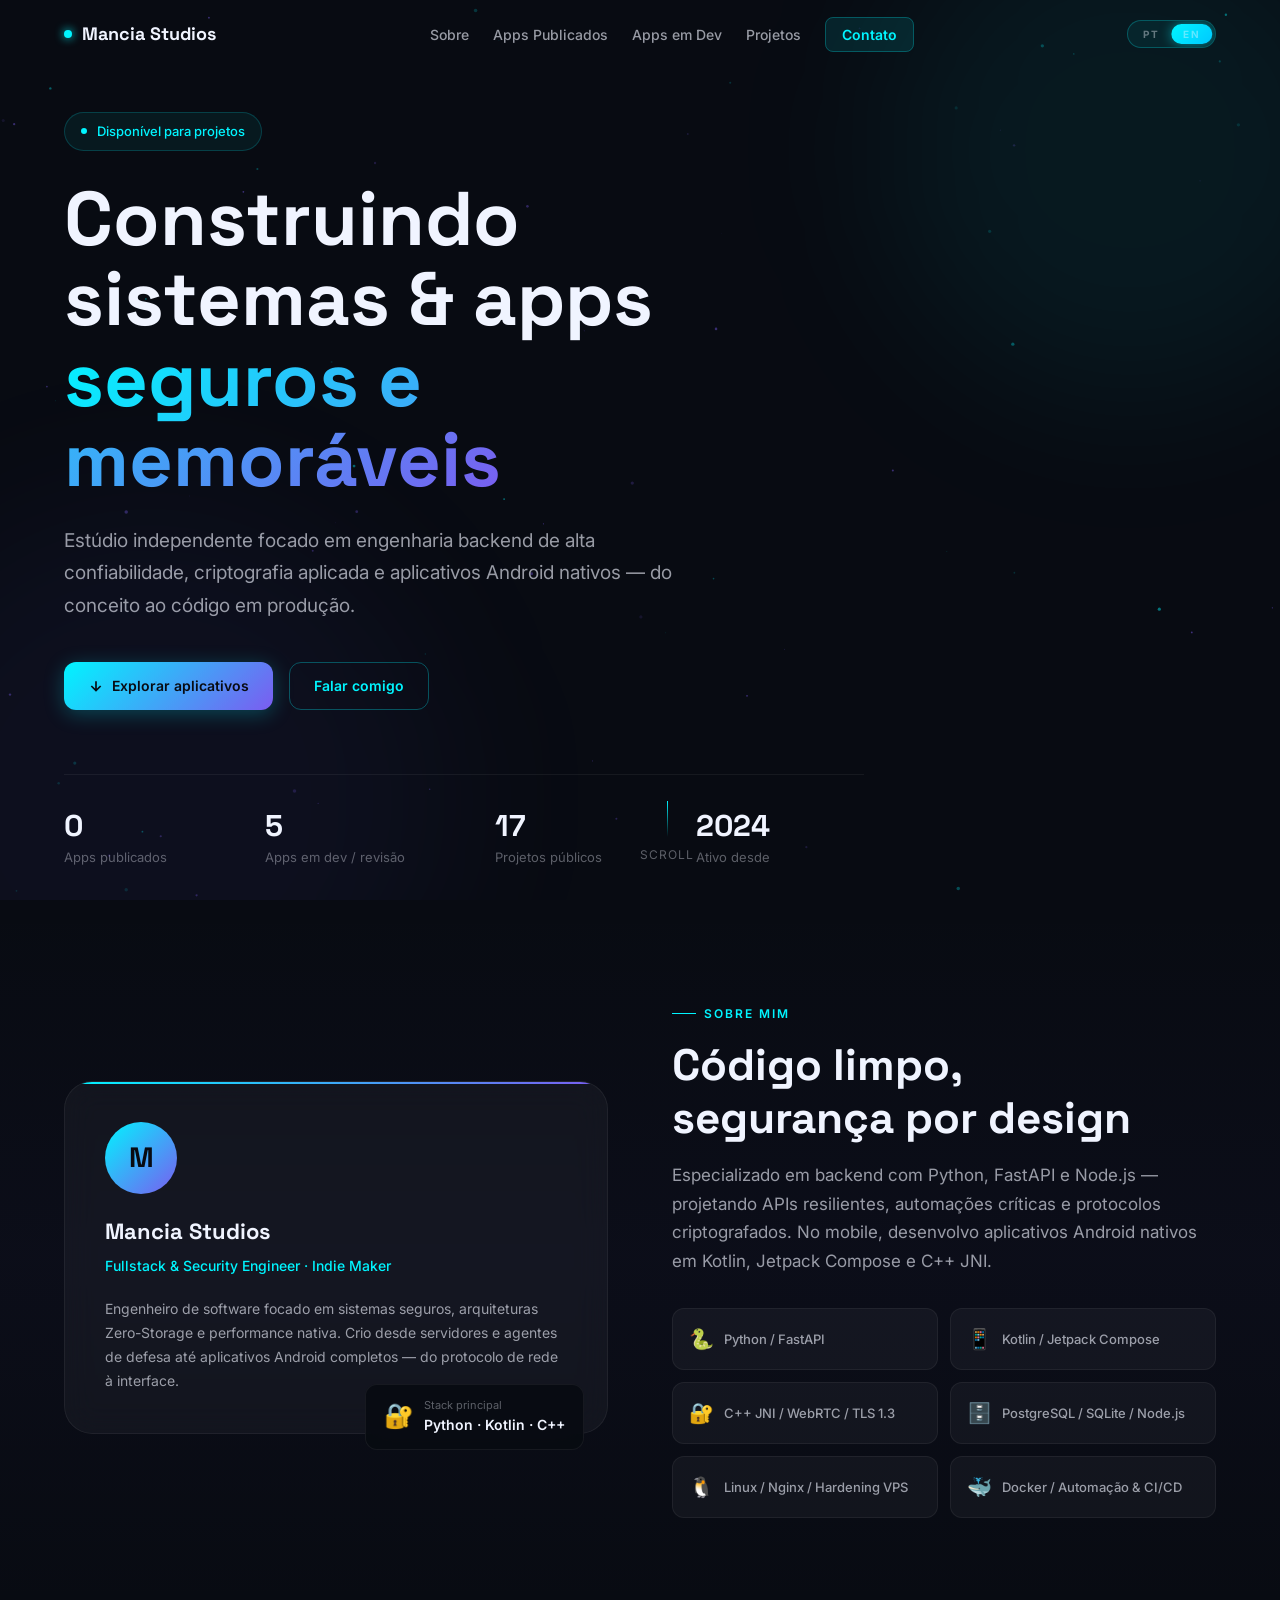
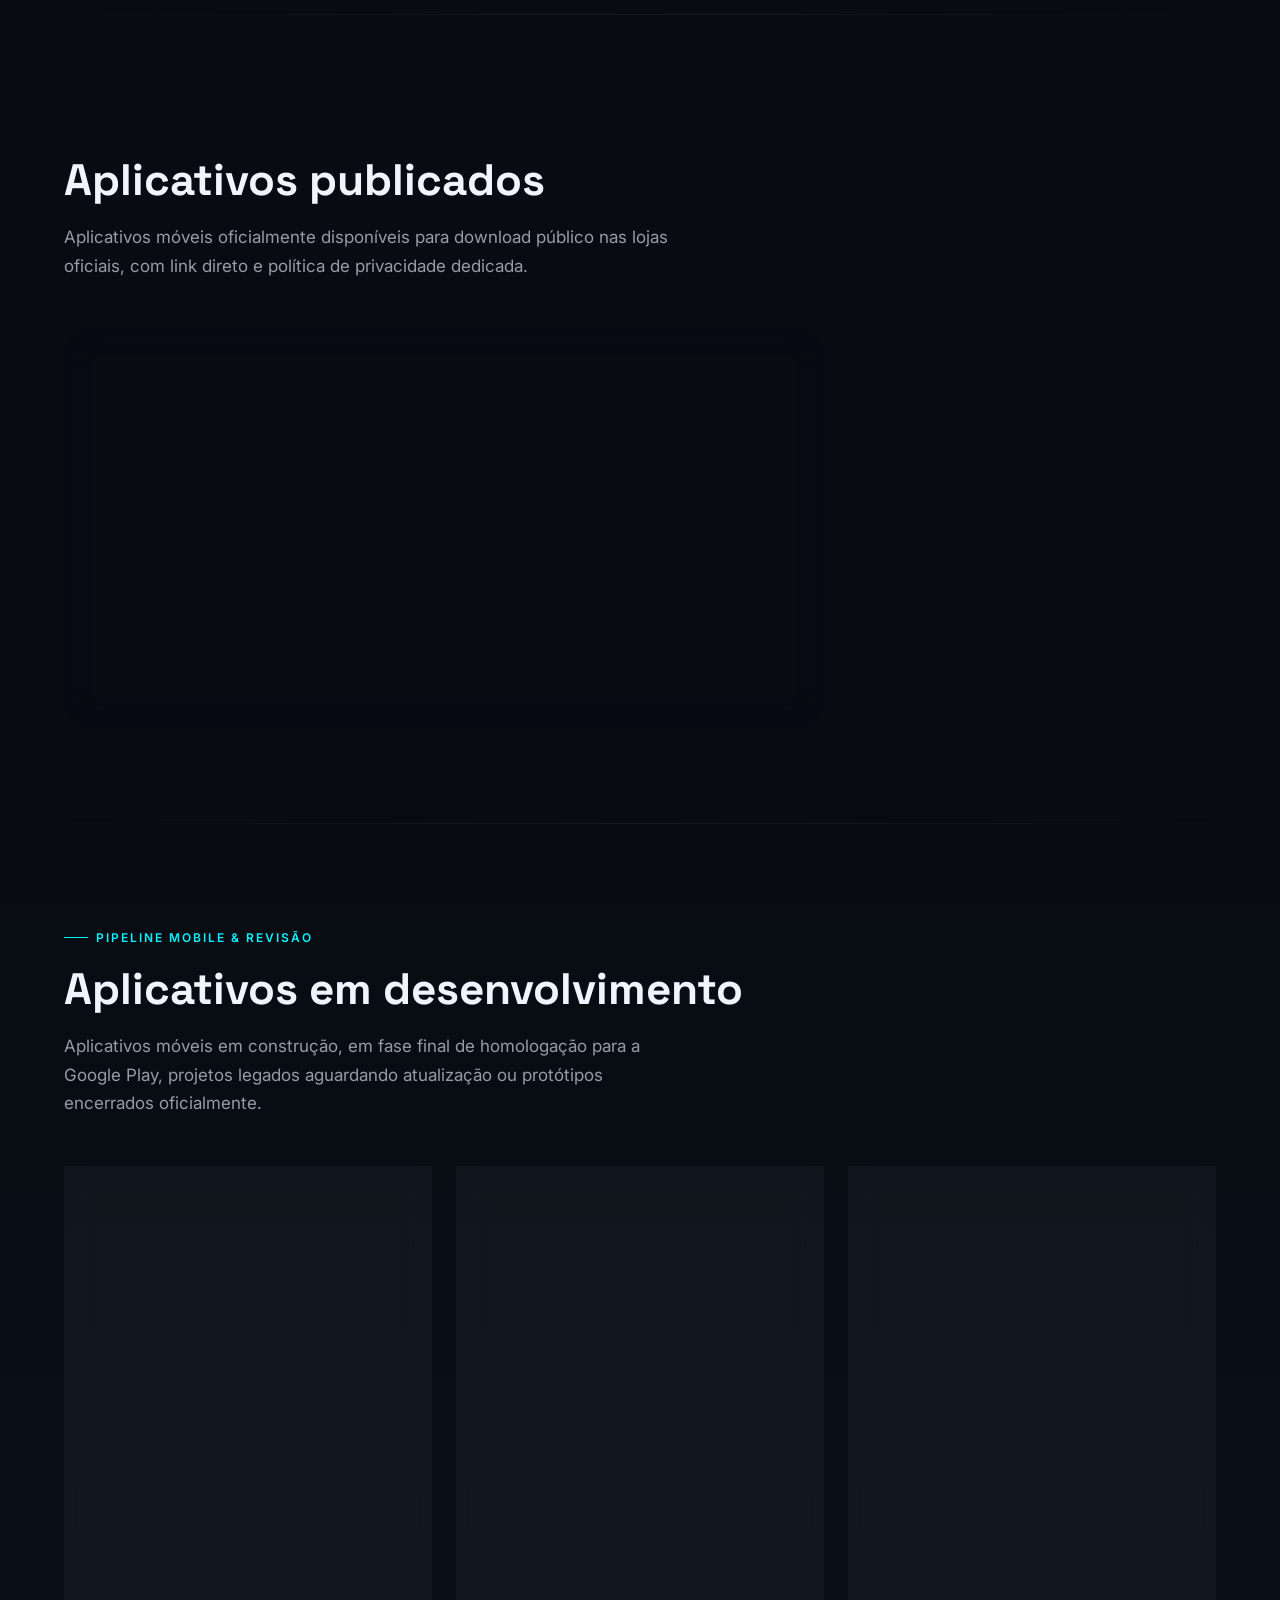
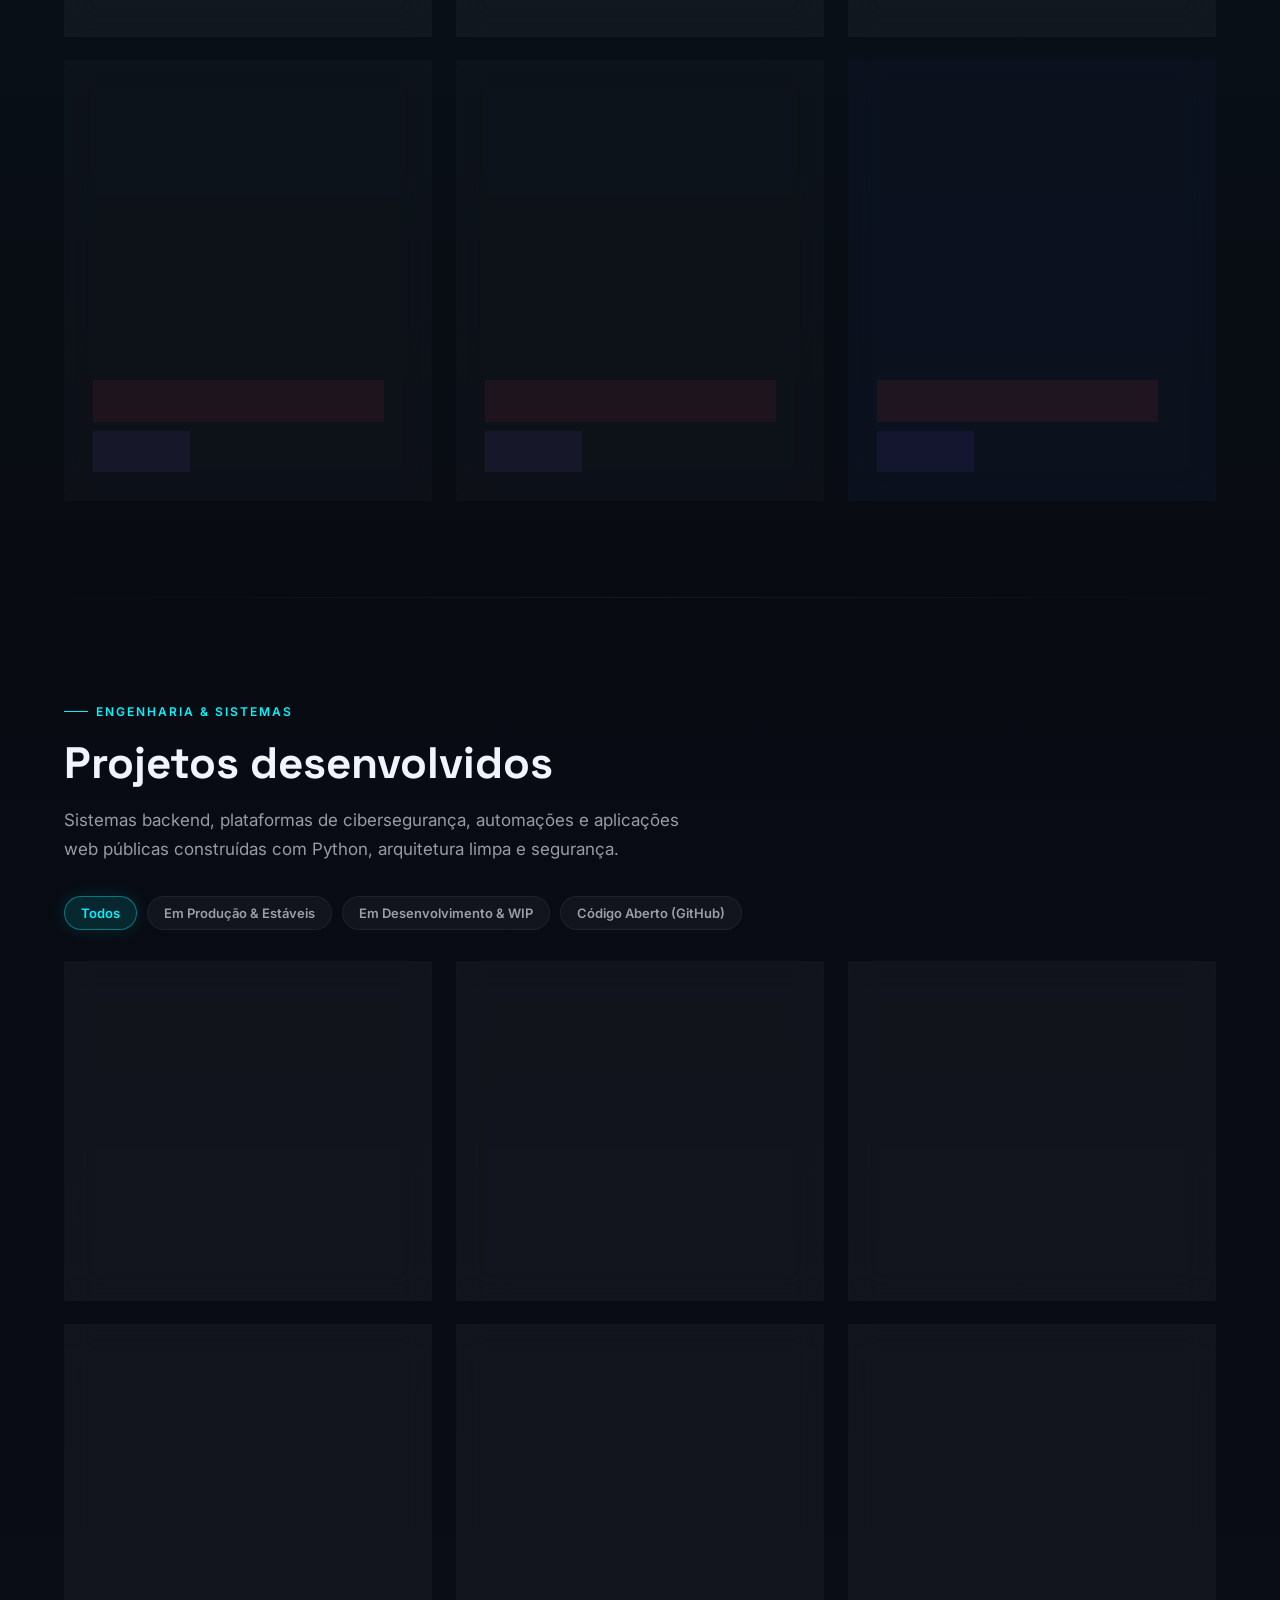
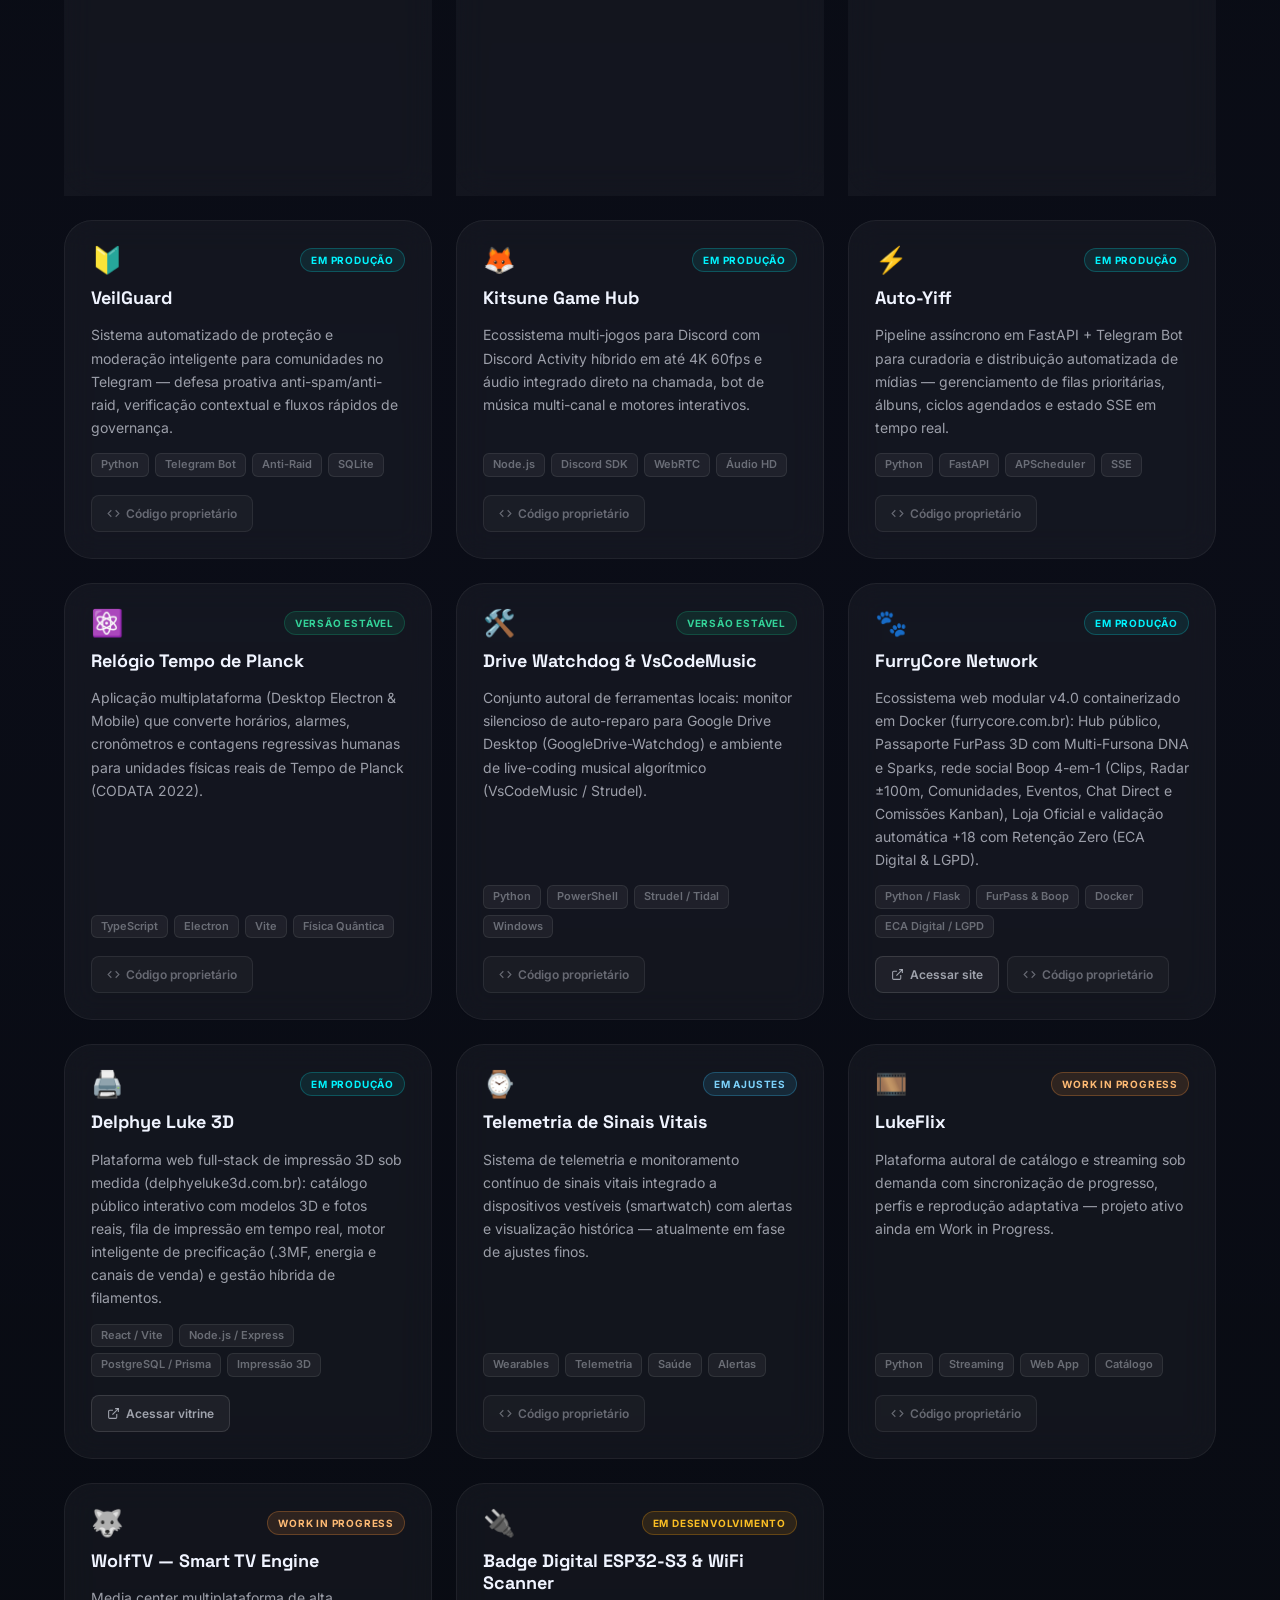
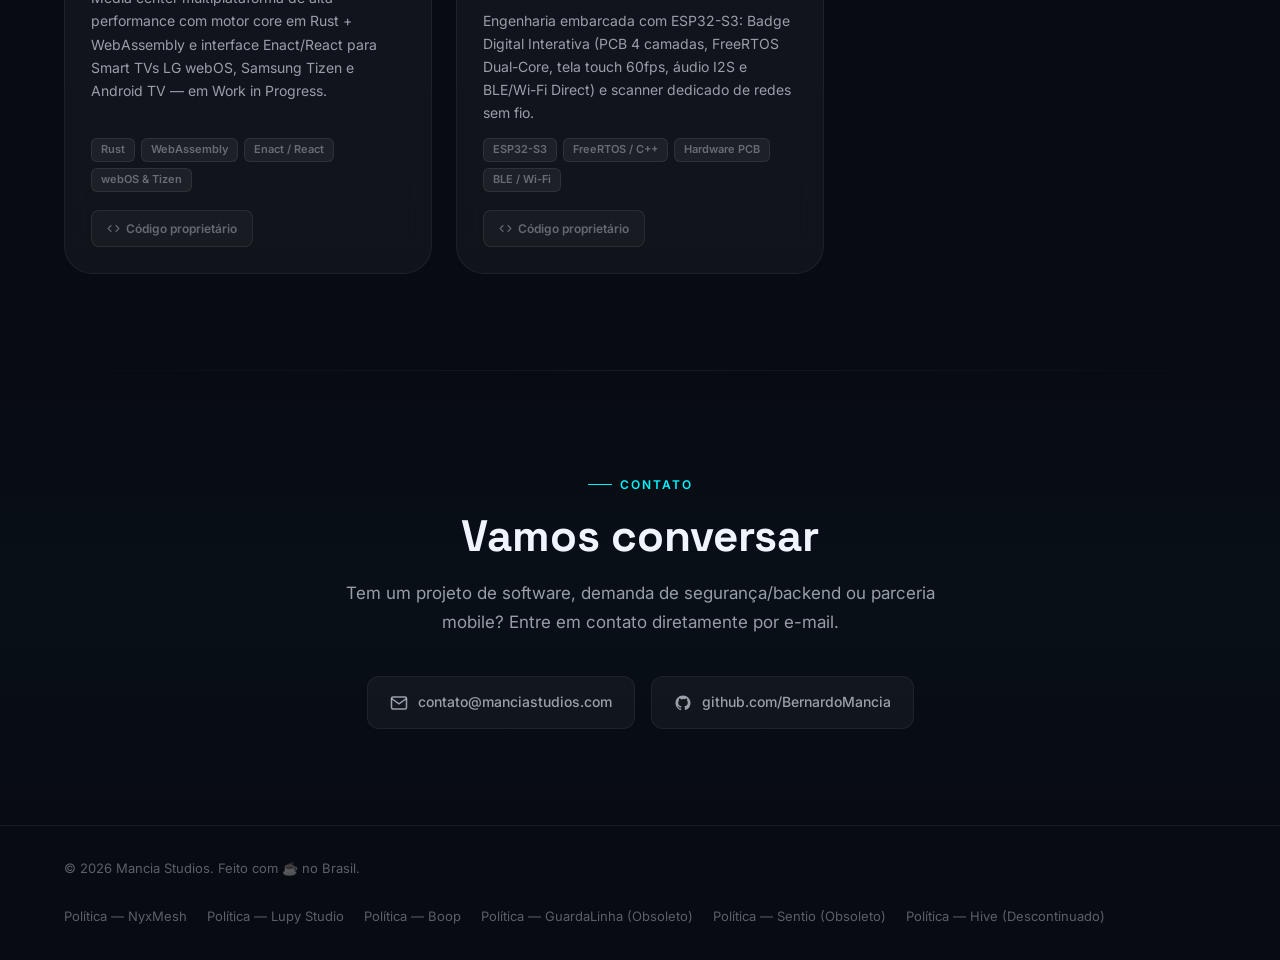
<file: index.html>
<!DOCTYPE html>
<html lang="pt-BR" data-i18n-page="home">
<head>
  <meta charset="UTF-8" />
  <meta name="viewport" content="width=device-width, initial-scale=1.0, viewport-fit=cover" />
  <title>Mancia Studios — Engenharia de Software, Cibersegurança &amp; Apps Android</title>
  <meta name="description" content="Mancia Studios — Estúdio independente de engenharia backend, cibersegurança e aplicativos Android nativos: Aplicativos Publicados, Em Desenvolvimento e Projetos Desenvolvidos." />
  <meta name="keywords" content="Mancia Studios, desenvolvimento android, kotlin, jetpack compose, python, fastapi, cibersegurança, NyxMesh, Lupy Studio, Boop, FurryCore Network, Córtex IA, OfferFlow, Aegis" />
  <meta name="author" content="Mancia Studios" />
  <meta name="theme-color" content="#080B12" />

  <meta property="og:title" content="Mancia Studios — Engenharia de Software, Cibersegurança &amp; Apps Android" />
  <meta property="og:description" content="Sistemas backend resilientes, criptografia aplicada e aplicativos Android nativos." />
  <meta property="og:type" content="website" />
  <meta property="og:url" content="https://manciastudios.com/" />
  <meta property="og:site_name" content="Mancia Studios" />
  <meta name="twitter:card" content="summary" />
  <meta name="twitter:title" content="Mancia Studios — Engenharia de Software &amp; Apps Android" />
  <meta name="twitter:description" content="Sistemas backend resilientes, criptografia aplicada e aplicativos Android nativos." />

  <link rel="canonical" href="https://manciastudios.com/" />
  <link rel="icon" type="image/svg+xml" href="data:image/svg+xml,<svg xmlns='http://www.w3.org/2000/svg' viewBox='0 0 100 100'><text y='.9em' font-size='90'>🚀</text></svg>" />
  <link rel="stylesheet" href="assets/css/global.css?v=3.2.0" />

  <script type="application/ld+json">
  {
    "@context": "https://schema.org",
    "@type": "Organization",
    "name": "Mancia Studios",
    "url": "https://manciastudios.com",
    "email": "contato@manciastudios.com",
    "sameAs": [
      "https://github.com/BernardoMancia"
    ]
  }
  </script>

  <style>
    .nav {
      position: fixed;
      top: 0;
      left: 0;
      right: 0;
      z-index: 1000;
      padding: 20px 0;
      transition: all 300ms ease;
    }

    .nav.scrolled,
    .nav.menu-open {
      background: rgba(8, 11, 18, 0.92);
      backdrop-filter: blur(20px);
      -webkit-backdrop-filter: blur(20px);
      border-bottom: 1px solid var(--border);
      padding: 14px 0;
    }

    .nav-inner {
      display: flex;
      align-items: center;
      justify-content: space-between;
      gap: 16px;
    }

    .nav-brand {
      font-family: var(--font-display);
      font-size: 18px;
      font-weight: 700;
      color: var(--text-primary);
      display: flex;
      align-items: center;
      gap: 10px;
      flex-shrink: 0;
    }

    .nav-brand .dot {
      width: 8px;
      height: 8px;
      border-radius: 50%;
      background: var(--accent-cyan);
      box-shadow: 0 0 10px var(--accent-cyan);
      animation: pulse-dot 2s ease-in-out infinite;
    }

    @keyframes pulse-dot {
      0%, 100% { opacity: 1; transform: scale(1); }
      50% { opacity: 0.5; transform: scale(0.8); }
    }

    .nav-links {
      display: flex;
      align-items: center;
      gap: 24px;
      list-style: none;
    }

    .nav-links a {
      font-size: 14px;
      font-weight: 500;
      color: var(--text-secondary);
      transition: color var(--transition-fast);
      white-space: nowrap;
    }

    .nav-links a:hover { color: var(--text-primary); }

    .nav-cta {
      background: rgba(0, 245, 255, 0.1);
      border: 1px solid rgba(0, 245, 255, 0.25);
      color: var(--accent-cyan) !important;
      padding: 8px 16px;
      border-radius: var(--radius-sm);
      font-weight: 600 !important;
    }

    .nav-cta:hover {
      background: rgba(0, 245, 255, 0.18) !important;
      color: var(--accent-cyan) !important;
    }

    .nav-controls {
      display: flex;
      align-items: center;
      gap: 10px;
    }

    .nav-toggle {
      display: none;
      width: 38px;
      height: 38px;
      border-radius: 10px;
      background: rgba(255, 255, 255, 0.05);
      border: 1px solid var(--border);
      color: var(--text-primary);
      align-items: center;
      justify-content: center;
      cursor: pointer;
      transition: all var(--transition-fast);
    }

    .nav-toggle:hover {
      border-color: rgba(0, 245, 255, 0.35);
      color: var(--accent-cyan);
    }

    .nav-toggle .icon-close { display: none; }
    .nav.menu-open .nav-toggle .icon-menu { display: none; }
    .nav.menu-open .nav-toggle .icon-close { display: block; }

    .mobile-menu {
      display: none;
      border-top: 1px solid var(--border);
      margin-top: 14px;
      padding-top: 14px;
    }

    .nav.menu-open .mobile-menu {
      display: block;
    }

    .mobile-menu ul {
      list-style: none;
      display: flex;
      flex-direction: column;
      gap: 6px;
    }

    .mobile-menu a {
      display: block;
      padding: 12px 14px;
      border-radius: var(--radius-sm);
      font-size: 15px;
      font-weight: 500;
      color: var(--text-secondary);
      transition: all var(--transition-fast);
    }

    .mobile-menu a:hover {
      background: rgba(0, 245, 255, 0.08);
      color: var(--accent-cyan);
    }

    #hero {
      min-height: 100vh;
      display: flex;
      align-items: center;
      position: relative;
      overflow: hidden;
      padding-top: 80px;
    }

    #particles-canvas {
      position: absolute;
      inset: 0;
      pointer-events: none;
    }

    .hero-orb {
      position: absolute;
      border-radius: 50%;
      filter: blur(80px);
      pointer-events: none;
    }

    .hero-orb-1 {
      width: 500px;
      height: 500px;
      background: rgba(0, 245, 255, 0.06);
      top: -100px;
      right: -100px;
    }

    .hero-orb-2 {
      width: 600px;
      height: 600px;
      background: rgba(123, 92, 240, 0.05);
      bottom: -200px;
      left: -150px;
    }

    .hero-content {
      position: relative;
      z-index: 2;
      max-width: 800px;
    }

    .hero-eyebrow {
      display: inline-flex;
      align-items: center;
      gap: 10px;
      padding: 8px 16px;
      border-radius: 100px;
      background: rgba(0, 245, 255, 0.06);
      border: 1px solid rgba(0, 245, 255, 0.18);
      font-size: 13px;
      font-weight: 500;
      color: var(--accent-cyan);
      margin-bottom: 28px;
      animation: fadeInDown 0.8s ease forwards;
    }

    .hero-eyebrow .blink {
      width: 6px;
      height: 6px;
      border-radius: 50%;
      background: var(--accent-cyan);
      animation: blink 1.2s ease-in-out infinite;
    }

    @keyframes blink {
      0%, 100% { opacity: 1; }
      50% { opacity: 0; }
    }

    @keyframes fadeInDown {
      from { opacity: 0; transform: translateY(-12px); }
      to { opacity: 1; transform: translateY(0); }
    }

    @keyframes fadeInUp {
      from { opacity: 0; transform: translateY(20px); }
      to { opacity: 1; transform: translateY(0); }
    }

    .hero-title {
      font-family: var(--font-display);
      font-size: clamp(38px, 6.8vw, 76px);
      font-weight: 700;
      line-height: 1.06;
      color: var(--text-primary);
      margin-bottom: 24px;
      animation: fadeInUp 0.8s 0.15s ease both;
    }

    .hero-title .gradient {
      background: linear-gradient(135deg, var(--accent-cyan) 0%, var(--accent-purple) 100%);
      -webkit-background-clip: text;
      -webkit-text-fill-color: transparent;
      background-clip: text;
    }

    .hero-subtitle {
      font-size: clamp(16px, 2vw, 19px);
      color: var(--text-secondary);
      line-height: 1.7;
      max-width: 620px;
      margin-bottom: 40px;
      animation: fadeInUp 0.8s 0.3s ease both;
    }

    .hero-actions {
      display: flex;
      gap: 16px;
      flex-wrap: wrap;
      animation: fadeInUp 0.8s 0.45s ease both;
    }

    .hero-stats {
      display: grid;
      grid-template-columns: repeat(4, minmax(110px, auto));
      gap: 32px;
      margin-top: 64px;
      padding-top: 36px;
      border-top: 1px solid var(--border);
      animation: fadeInUp 0.8s 0.6s ease both;
    }

    .stat-number {
      font-family: var(--font-display);
      font-size: 30px;
      font-weight: 700;
      color: var(--text-primary);
      line-height: 1;
    }

    .stat-number .accent {
      color: var(--accent-cyan);
    }

    .stat-label {
      font-size: 13px;
      color: var(--text-muted);
      margin-top: 6px;
    }

    .hero-scroll {
      position: absolute;
      bottom: 36px;
      left: 50%;
      transform: translateX(-50%);
      display: flex;
      flex-direction: column;
      align-items: center;
      gap: 8px;
      color: var(--text-muted);
      font-size: 12px;
      letter-spacing: 1px;
      text-transform: uppercase;
      animation: fadeInUp 1s 1s ease both;
    }

    .scroll-line {
      width: 1px;
      height: 36px;
      background: linear-gradient(to bottom, var(--accent-cyan), transparent);
      animation: scroll-bounce 1.5s ease-in-out infinite;
    }

    @keyframes scroll-bounce {
      0%, 100% { transform: scaleY(1); opacity: 1; }
      50% { transform: scaleY(0.6); opacity: 0.4; }
    }

    .reveal {
      opacity: 0;
      transform: translateY(24px);
      transition: opacity 0.7s ease, transform 0.7s ease;
    }

    .reveal.visible {
      opacity: 1;
      transform: translateY(0);
    }

    .reveal-delay-1 { transition-delay: 0.1s; }
    .reveal-delay-2 { transition-delay: 0.2s; }
    .reveal-delay-3 { transition-delay: 0.3s; }

    #about {
      background: linear-gradient(180deg, transparent, rgba(123, 92, 240, 0.03), transparent);
    }

    .about-grid {
      display: grid;
      grid-template-columns: 1fr 1fr;
      gap: 64px;
      align-items: center;
    }

    .about-visual { position: relative; }

    .about-card {
      background: var(--bg-surface);
      backdrop-filter: var(--blur-glass);
      border: 1px solid var(--border);
      border-radius: var(--radius-xl);
      padding: 40px;
      position: relative;
      overflow: hidden;
    }

    .about-card::before {
      content: '';
      position: absolute;
      top: 0;
      left: 0;
      right: 0;
      height: 2px;
      background: linear-gradient(90deg, var(--accent-cyan), var(--accent-purple));
    }

    .about-avatar {
      width: 72px;
      height: 72px;
      border-radius: 50%;
      background: linear-gradient(135deg, var(--accent-cyan), var(--accent-purple));
      display: flex;
      align-items: center;
      justify-content: center;
      font-family: var(--font-display);
      font-size: 28px;
      font-weight: 700;
      color: #080B12;
      margin-bottom: 20px;
    }

    .about-card-name {
      font-family: var(--font-display);
      font-size: 22px;
      font-weight: 700;
      color: var(--text-primary);
      margin-bottom: 6px;
    }

    .about-card-role {
      font-size: 14px;
      color: var(--accent-cyan);
      font-weight: 500;
      margin-bottom: 20px;
    }

    .about-card-bio {
      font-size: 14px;
      color: var(--text-secondary);
      line-height: 1.7;
    }

    .about-float-badge {
      position: absolute;
      bottom: -16px;
      right: 24px;
      background: rgba(8,11,18,0.92);
      backdrop-filter: blur(16px);
      border: 1px solid var(--border);
      border-radius: var(--radius-md);
      padding: 12px 18px;
      display: flex;
      align-items: center;
      gap: 10px;
    }

    .about-float-badge .icon { font-size: 24px; }
    .about-float-badge .text-sm { font-size: 11px; color: var(--text-muted); }
    .about-float-badge .text-main { font-size: 14px; font-weight: 600; color: var(--text-primary); }

    .tech-grid {
      display: grid;
      grid-template-columns: repeat(2, 1fr);
      gap: 12px;
      margin-top: 32px;
    }

    .tech-item {
      background: var(--bg-surface);
      border: 1px solid var(--border);
      border-radius: var(--radius-md);
      padding: 14px 16px;
      display: flex;
      align-items: center;
      gap: 10px;
      transition: all var(--transition-smooth);
    }

    .tech-item:hover {
      border-color: rgba(0, 245, 255, 0.2);
      background: var(--bg-surface-hover);
      transform: translateY(-2px);
    }

    .tech-icon { font-size: 20px; }
    .tech-name { font-size: 13px; font-weight: 500; color: var(--text-secondary); }

    /* ── Apps Sections (#apps-published & #apps-dev) ── */
    #apps-dev {
      background: linear-gradient(180deg, transparent, rgba(0, 245, 255, 0.02), transparent);
    }

    .apps-header {
      display: flex;
      align-items: flex-end;
      justify-content: space-between;
      margin-bottom: 48px;
      gap: 24px;
    }

    .apps-grid {
      display: grid;
      grid-template-columns: repeat(auto-fill, minmax(min(100%, 320px), 1fr));
      gap: 24px;
    }

    .app-card {
      background: var(--bg-surface);
      backdrop-filter: var(--blur-glass);
      border: 1px solid var(--border);
      border-radius: var(--radius-xl);
      padding: 28px;
      transition: all var(--transition-smooth);
      position: relative;
      overflow: hidden;
      display: flex;
      flex-direction: column;
    }

    .app-card::after {
      content: '';
      position: absolute;
      inset: 0;
      border-radius: var(--radius-xl);
      opacity: 0;
      transition: opacity var(--transition-smooth);
      box-shadow: inset 0 0 0 1px rgba(0, 245, 255, 0.25);
      pointer-events: none;
    }

    .app-card:hover::after { opacity: 1; }

    .app-card:hover {
      background: var(--bg-surface-hover);
      transform: translateY(-4px);
      box-shadow: 0 16px 48px rgba(0, 0, 0, 0.4), 0 0 32px rgba(0, 245, 255, 0.06);
    }

    .app-card.is-awaiting { border-color: rgba(251, 191, 36, 0.22); }
    .app-card.is-awaiting::after { box-shadow: inset 0 0 0 1px rgba(251, 191, 36, 0.35); }

    .app-card.is-obsolete {
      border-color: rgba(244, 63, 94, 0.22);
      background: rgba(255, 255, 255, 0.025);
    }

    .app-card.is-obsolete::after { box-shadow: inset 0 0 0 1px rgba(244, 63, 94, 0.35); }
    .app-card.is-obsolete .app-icon { filter: saturate(0.55); opacity: 0.85; }

    .app-card.is-discontinued {
      border-color: rgba(239, 68, 68, 0.28);
      background: rgba(15, 23, 42, 0.48);
    }

    .app-card.is-discontinued::after { box-shadow: inset 0 0 0 1px rgba(239, 68, 68, 0.42); }
    .app-card.is-discontinued .app-icon { filter: grayscale(0.68); opacity: 0.78; }

    .app-card-header {
      display: flex;
      align-items: flex-start;
      gap: 16px;
      margin-bottom: 16px;
    }

    .app-icon {
      width: 56px;
      height: 56px;
      border-radius: 14px;
      display: flex;
      align-items: center;
      justify-content: center;
      font-size: 28px;
      flex-shrink: 0;
    }

    .app-icon-nyxmesh {
      background: linear-gradient(135deg, #00F5FF, #7B5CF0);
      box-shadow: 0 6px 20px rgba(0, 245, 255, 0.22);
    }

    .app-icon-lupystudio {
      background: linear-gradient(135deg, #F59E0B, #EC4899);
      box-shadow: 0 6px 20px rgba(236, 72, 153, 0.2);
    }

    .app-icon-boop {
      background: linear-gradient(135deg, #00F2FF, #FF2E97 55%, #9B5CFF);
      box-shadow: 0 6px 20px rgba(255, 46, 151, 0.24);
    }

    .app-icon-guardalinha {
      background: linear-gradient(135deg, #0EA5E9, #2563EB);
    }

    .app-icon-sentio {
      background: linear-gradient(135deg, #FF6B9D, #C44FFF);
    }

    .app-icon-hive {
      background: linear-gradient(135deg, #F59E0B, #B45309);
    }

    .app-card-info { flex: 1; min-width: 0; }

    .app-title-row {
      display: flex;
      align-items: center;
      justify-content: space-between;
      gap: 8px;
      flex-wrap: wrap;
      margin-bottom: 4px;
    }

    .app-name {
      font-family: var(--font-display);
      font-size: 18px;
      font-weight: 700;
      color: var(--text-primary);
    }

    .app-version-pill {
      font-size: 10px;
      font-weight: 700;
      letter-spacing: 0.8px;
      padding: 2px 8px;
      border-radius: 100px;
      background: rgba(0, 245, 255, 0.1);
      border: 1px solid rgba(0, 245, 255, 0.25);
      color: var(--accent-cyan);
      text-transform: uppercase;
    }

    .app-category { font-size: 12px; color: var(--text-muted); font-weight: 500; }

    .app-status-pill {
      display: inline-flex;
      align-items: center;
      gap: 6px;
      align-self: flex-start;
      margin-bottom: 14px;
      padding: 4px 11px;
      border-radius: 100px;
      font-size: 10px;
      font-weight: 700;
      letter-spacing: 0.7px;
      text-transform: uppercase;
    }

    .app-status-awaiting {
      background: rgba(251, 191, 36, 0.12);
      border: 1px solid rgba(251, 191, 36, 0.34);
      color: #FCD34D;
    }

    .app-status-obsolete {
      background: rgba(244, 63, 94, 0.12);
      border: 1px solid rgba(244, 63, 94, 0.34);
      color: #FDA4AF;
    }

    .app-status-discontinued {
      background: rgba(239, 68, 68, 0.14);
      border: 1px solid rgba(239, 68, 68, 0.44);
      color: #FCA5A5;
    }

    .app-description {
      font-size: 14px;
      color: var(--text-secondary);
      line-height: 1.65;
      margin-bottom: 24px;
      flex: 1;
    }

    .app-card-footer {
      display: flex;
      gap: 10px;
      flex-wrap: wrap;
    }

    .app-btn {
      display: inline-flex;
      align-items: center;
      gap: 6px;
      padding: 9px 15px;
      border-radius: var(--radius-sm);
      font-size: 13px;
      font-weight: 600;
      transition: all var(--transition-smooth);
      position: relative;
      z-index: 2;
    }

    .app-btn-play {
      background: rgba(0, 245, 255, 0.1);
      border: 1px solid rgba(0, 245, 255, 0.2);
      color: var(--accent-cyan);
    }

    .app-btn-play:hover {
      background: rgba(0, 245, 255, 0.18);
      color: var(--accent-cyan);
      transform: translateY(-1px);
    }

    .app-btn-awaiting {
      background: rgba(251, 191, 36, 0.1);
      border: 1px solid rgba(251, 191, 36, 0.28);
      color: #FCD34D;
      cursor: default;
    }

    .app-btn-disabled {
      background: rgba(244, 63, 94, 0.08);
      border: 1px solid rgba(244, 63, 94, 0.24);
      color: #FDA4AF;
      cursor: not-allowed;
      opacity: 0.85;
    }

    .app-btn-discontinued {
      background: rgba(239, 68, 68, 0.1);
      border: 1px solid rgba(239, 68, 68, 0.34);
      color: #FCA5A5;
      cursor: not-allowed;
      opacity: 0.9;
    }

    .app-btn-github {
      background: rgba(255, 255, 255, 0.05);
      border: 1px solid rgba(255, 255, 255, 0.12);
      color: var(--text-secondary);
    }

    .app-btn-github:hover {
      background: rgba(255, 255, 255, 0.1);
      border-color: rgba(255, 255, 255, 0.22);
      color: var(--text-primary);
      transform: translateY(-1px);
    }

    .app-btn-policy {
      background: rgba(123, 92, 240, 0.08);
      border: 1px solid rgba(123, 92, 240, 0.28);
      color: #a78bfa;
    }

    .app-btn-policy svg { color: #a78bfa; opacity: 0.85; }

    .app-btn-policy:hover {
      background: rgba(123, 92, 240, 0.18);
      border-color: rgba(123, 92, 240, 0.55);
      color: #c4b5fd;
      box-shadow: 0 4px 18px rgba(123, 92, 240, 0.22);
      transform: translateY(-2px);
    }

    .app-btn-policy:hover svg { opacity: 1; }

    /* ── Projects Section (#projects) ── */
    #projects { background: linear-gradient(180deg, transparent, rgba(123,92,240,0.025), transparent); }

    .projects-filters {
      display: flex;
      flex-wrap: wrap;
      gap: 10px;
      margin-top: 32px;
    }

    .filter-pill {
      padding: 8px 16px;
      border-radius: 100px;
      border: 1px solid var(--border);
      background: var(--bg-surface);
      color: var(--text-secondary);
      font-family: var(--font-body);
      font-size: 13px;
      font-weight: 600;
      cursor: pointer;
      transition: all var(--transition-smooth);
    }

    .filter-pill:hover {
      border-color: rgba(0, 245, 255, 0.3);
      color: var(--text-primary);
    }

    .filter-pill.active {
      background: rgba(0, 245, 255, 0.12);
      border-color: rgba(0, 245, 255, 0.4);
      color: var(--accent-cyan);
      box-shadow: 0 0 18px rgba(0, 245, 255, 0.12);
    }

    .projects-grid {
      display: grid;
      grid-template-columns: repeat(auto-fill, minmax(min(100%, 320px), 1fr));
      gap: 24px;
      margin-top: 32px;
    }

    .project-card {
      background: var(--bg-surface);
      backdrop-filter: var(--blur-glass);
      border: 1px solid var(--border);
      border-radius: var(--radius-xl);
      padding: 26px;
      display: flex;
      flex-direction: column;
      gap: 14px;
      position: relative;
      overflow: hidden;
      transition: all var(--transition-smooth);
    }

    .project-card::before {
      content: '';
      position: absolute;
      top: 0; left: 0; right: 0;
      height: 2px;
      border-radius: var(--radius-xl) var(--radius-xl) 0 0;
      opacity: 0;
      transition: opacity var(--transition-smooth);
    }

    .project-card:hover { transform: translateY(-4px); box-shadow: 0 16px 48px rgba(0,0,0,0.35); }
    .project-card:hover::before { opacity: 1; }

    .project-card.status-dev::before      { background: linear-gradient(90deg, #F59E0B, #FBBF24); }
    .project-card.status-wip::before      { background: linear-gradient(90deg, #FB923C, #FBBF24); }
    .project-card.status-tuning::before   { background: linear-gradient(90deg, #38BDF8, #818CF8); }
    .project-card.status-review::before   { background: linear-gradient(90deg, #A855F7, #EC4899); }
    .project-card.status-stable::before   { background: linear-gradient(90deg, #10B981, #34D399); }
    .project-card.status-prod::before     { background: linear-gradient(90deg, #00F5FF, #7B5CF0); }

    .project-top {
      display: flex;
      align-items: center;
      justify-content: space-between;
      gap: 10px;
    }

    .project-icon { font-size: 26px; line-height: 1; display: inline-flex; align-items: center; }

    .project-icon-img {
      width: 38px;
      height: 38px;
      border-radius: 10px;
      object-fit: cover;
      border: 1px solid rgba(255, 230, 0, 0.35);
      box-shadow: 0 4px 16px rgba(255, 230, 0, 0.16);
      background: #0B1020;
    }

    .project-status {
      font-size: 10px;
      font-weight: 700;
      letter-spacing: 0.8px;
      padding: 3px 10px;
      border-radius: 100px;
      text-transform: uppercase;
      flex-shrink: 0;
    }

    .project-status.status-dev    { background: rgba(245,158,11,0.12); color: #FBBF24; border: 1px solid rgba(245,158,11,0.28); }
    .project-status.status-wip    { background: rgba(251,146,60,0.12); color: #FDBA74; border: 1px solid rgba(251,146,60,0.28); }
    .project-status.status-tuning { background: rgba(56,189,248,0.12); color: #7DD3FC; border: 1px solid rgba(56,189,248,0.28); }
    .project-status.status-review { background: rgba(168,85,247,0.12); color: #D8B4FE; border: 1px solid rgba(168,85,247,0.3); }
    .project-status.status-stable { background: rgba(16,185,129,0.12); color: #34D399; border: 1px solid rgba(16,185,129,0.25); }
    .project-status.status-prod   { background: rgba(0,245,255,0.08);  color: var(--accent-cyan); border: 1px solid rgba(0,245,255,0.22); }

    .project-name {
      font-family: var(--font-display);
      font-size: 18px;
      font-weight: 700;
      color: var(--text-primary);
      line-height: 1.25;
    }

    .project-desc {
      font-size: 14px;
      color: var(--text-secondary);
      line-height: 1.65;
      flex: 1;
    }

    .project-tags {
      display: flex;
      flex-wrap: wrap;
      gap: 6px;
    }

    .project-tag {
      font-size: 11px;
      font-weight: 600;
      padding: 2px 9px;
      border-radius: 6px;
      background: rgba(255,255,255,0.05);
      border: 1px solid rgba(255,255,255,0.08);
      color: var(--text-muted);
    }

    .project-actions {
      display: flex;
      gap: 8px;
      flex-wrap: wrap;
      margin-top: 4px;
    }

    .project-btn {
      display: inline-flex;
      align-items: center;
      gap: 6px;
      padding: 8px 15px;
      border-radius: var(--radius-sm);
      font-size: 12px;
      font-weight: 600;
      transition: all var(--transition-smooth);
      position: relative;
      z-index: 2;
    }

    .project-btn-github {
      background: rgba(255,255,255,0.05);
      border: 1px solid rgba(255,255,255,0.12);
      color: var(--text-secondary);
    }

    .project-btn-github:hover {
      background: rgba(255,255,255,0.1);
      border-color: rgba(255,255,255,0.22);
      color: var(--text-primary);
      transform: translateY(-1px);
    }

    .project-btn-primary {
      background: rgba(255, 230, 0, 0.14);
      border: 1px solid rgba(255, 230, 0, 0.36);
      color: #FFE600;
    }

    .project-btn-primary:hover {
      background: rgba(255, 230, 0, 0.24);
      border-color: rgba(255, 230, 0, 0.6);
      color: #FFF8B8;
      transform: translateY(-1px);
    }

    .project-btn-nogit {
      background: rgba(255,255,255,0.03);
      border: 1px solid rgba(255,255,255,0.08);
      color: var(--text-muted);
      cursor: default;
    }

    #contact {
      background: linear-gradient(180deg, transparent, rgba(0, 245, 255, 0.02), transparent);
    }

    .contact-wrapper {
      max-width: 640px;
      margin: 0 auto;
      text-align: center;
    }

    .social-grid {
      display: flex;
      justify-content: center;
      gap: 16px;
      flex-wrap: wrap;
      margin-top: 40px;
    }

    .social-link {
      display: flex;
      align-items: center;
      gap: 10px;
      padding: 14px 22px;
      border-radius: var(--radius-md);
      background: var(--bg-surface);
      border: 1px solid var(--border);
      font-size: 14px;
      font-weight: 500;
      color: var(--text-secondary);
      transition: all var(--transition-smooth);
    }

    .social-link svg { width: 18px; height: 18px; }

    .social-link:hover {
      background: var(--bg-surface-hover);
      border-color: rgba(0, 245, 255, 0.25);
      color: var(--accent-cyan);
      transform: translateY(-2px);
    }

    .site-footer {
      border-top: 1px solid var(--border);
      padding: 32px 0;
    }

    .footer-inner {
      display: flex;
      align-items: center;
      justify-content: space-between;
      gap: 24px;
      flex-wrap: wrap;
    }

    .footer-left { font-size: 13px; color: var(--text-muted); }

    .footer-links {
      display: flex;
      gap: 20px;
      list-style: none;
      flex-wrap: wrap;
    }

    .footer-links a {
      font-size: 13px;
      color: var(--text-muted);
      transition: color var(--transition-fast);
    }

    .footer-links a:hover { color: var(--accent-cyan); }

    @media (max-width: 1024px) and (min-width: 601px) {
      .apps-grid,
      .projects-grid {
        grid-template-columns: repeat(2, minmax(0, 1fr));
        gap: 20px;
      }

      .app-card,
      .project-card {
        padding: 22px;
      }
    }

    @media (max-width: 980px) {
      .about-grid { grid-template-columns: 1fr; gap: 40px; }
      .apps-header { flex-direction: column; align-items: flex-start; }
      .nav-links { display: none; }
      .nav-toggle { display: inline-flex; min-width: 44px; min-height: 44px; }
      .hero-stats { grid-template-columns: repeat(2, 1fr); gap: 24px; }
    }

    @media (max-width: 600px) {
      .nav { padding: calc(14px + env(safe-area-inset-top, 0px)) 0 14px; }
      .tech-grid { grid-template-columns: 1fr; }
      .apps-grid { grid-template-columns: 1fr; gap: 18px; }
      .projects-grid { grid-template-columns: 1fr; gap: 18px; }
      .app-card, .project-card { padding: 20px; }
      .hero-actions { flex-direction: column; align-items: stretch; }
      .hero-actions .btn { width: 100%; justify-content: center; min-height: 46px; }
      .filter-pill, .project-btn, .app-btn, .social-link { min-height: 42px; }
      .footer-inner { flex-direction: column; align-items: flex-start; }
    }

    @media (hover: none) {
      .app-card:hover,
      .project-card:hover,
      .btn-primary:hover,
      .btn-outline:hover,
      .project-btn-github:hover,
      .project-btn-primary:hover {
        transform: none;
      }
    }
  </style>
</head>
<body>

  <canvas id="particles-canvas" aria-hidden="true"></canvas>

  <nav class="nav" id="main-nav" aria-label="Navegação principal">
    <div class="container">
      <div class="nav-inner">
        <a href="#" class="nav-brand" aria-label="Mancia Studios — Início">
          <div class="dot" aria-hidden="true"></div>
          Mancia Studios
        </a>
        <ul class="nav-links" role="list">
          <li><a href="#about" data-i18n="nav.about">Sobre</a></li>
          <li><a href="#apps-published" data-i18n="nav.apps.pub">Apps Publicados</a></li>
          <li><a href="#apps-dev" data-i18n="nav.apps.dev">Apps em Dev</a></li>
          <li><a href="#projects" data-i18n="nav.projects">Projetos</a></li>
          <li><a href="#contact" class="nav-cta" data-i18n="nav.contact">Contato</a></li>
        </ul>
        <div class="nav-controls">
          <div class="lang-switch" id="lang-switch" role="switch" aria-checked="false" onclick="toggleLang()" data-lang="pt" tabindex="0" aria-label="Idioma: Português — clique para English">
            <span class="lang-opt">PT</span>
            <span class="lang-opt">EN</span>
            <div class="lang-pill"></div>
          </div>
          <button type="button" class="nav-toggle" id="nav-toggle" aria-label="Abrir ou fechar menu" aria-expanded="false" aria-controls="mobile-menu">
            <svg class="icon-menu" width="20" height="20" viewBox="0 0 24 24" fill="none" stroke="currentColor" stroke-width="2"><line x1="3" y1="6" x2="21" y2="6"/><line x1="3" y1="12" x2="21" y2="12"/><line x1="3" y1="18" x2="21" y2="18"/></svg>
            <svg class="icon-close" width="20" height="20" viewBox="0 0 24 24" fill="none" stroke="currentColor" stroke-width="2"><line x1="18" y1="6" x2="6" y2="18"/><line x1="6" y1="6" x2="18" y2="18"/></svg>
          </button>
        </div>
      </div>

      <div class="mobile-menu" id="mobile-menu" aria-hidden="true">
        <ul role="list">
          <li><a href="#about" data-i18n="nav.about">Sobre</a></li>
          <li><a href="#apps-published" data-i18n="nav.apps.pub">Apps Publicados</a></li>
          <li><a href="#apps-dev" data-i18n="nav.apps.dev">Apps em Dev</a></li>
          <li><a href="#projects" data-i18n="nav.projects">Projetos</a></li>
          <li><a href="#contact" data-i18n="nav.contact">Contato</a></li>
        </ul>
      </div>
    </div>
  </nav>

  <main>
    <section id="hero" aria-labelledby="hero-heading">
      <div class="hero-orb hero-orb-1" aria-hidden="true"></div>
      <div class="hero-orb hero-orb-2" aria-hidden="true"></div>
      <div class="container">
        <div class="hero-content">
          <div class="hero-eyebrow" aria-label="Status">
            <div class="blink" aria-hidden="true"></div>
            <span data-i18n="hero.eyebrow">Disponível para projetos</span>
          </div>
          <h1 class="hero-title" id="hero-heading">
            <span data-i18n="hero.title1">Construindo sistemas &amp; apps</span><br />
            <span class="gradient" data-i18n="hero.title2">seguros e memoráveis</span>
          </h1>
          <p class="hero-subtitle" data-i18n="hero.subtitle">
            Estúdio independente focado em engenharia backend de alta confiabilidade,
            criptografia aplicada e aplicativos Android nativos — do conceito ao código em produção.
          </p>
          <div class="hero-actions">
            <a href="#apps-dev" class="btn btn-primary" id="hero-cta-apps">
              <svg width="16" height="16" viewBox="0 0 24 24" fill="none" stroke="currentColor" stroke-width="2.5"><path d="M12 5v14M5 12l7 7 7-7"/></svg>
              <span data-i18n="hero.cta1">Explorar aplicativos</span>
            </a>
            <a href="#contact" class="btn btn-outline" id="hero-cta-contact" data-i18n="hero.cta2">Falar comigo</a>
          </div>
          <div class="hero-stats" role="list" aria-label="Estatísticas">
            <div class="stat-item" role="listitem">
              <div class="stat-number"><span id="stat-published-count">0</span></div>
              <div class="stat-label" data-i18n="hero.stat.pub">Apps publicados</div>
            </div>
            <div class="stat-item" role="listitem">
              <div class="stat-number"><span id="stat-dev-apps-count">5</span></div>
              <div class="stat-label" data-i18n="hero.stat.dev">Apps em dev / revisão</div>
            </div>
            <div class="stat-item" role="listitem">
              <div class="stat-number"><span id="stat-projects-count">17</span></div>
              <div class="stat-label" data-i18n="hero.stat.proj">Projetos públicos</div>
            </div>
            <div class="stat-item" role="listitem">
              <div class="stat-number">2024</div>
              <div class="stat-label" data-i18n="hero.stat.since">Ativo desde</div>
            </div>
          </div>
        </div>
      </div>
      <div class="hero-scroll" aria-hidden="true">
        <div class="scroll-line"></div>
        scroll
      </div>
    </section>

    <section id="about" class="section" aria-labelledby="about-heading">
      <div class="container">
        <div class="about-grid">
          <div class="about-visual reveal">
            <div class="about-card">
              <div class="about-avatar" aria-hidden="true">M</div>
              <div class="about-card-name">Mancia Studios</div>
              <div class="about-card-role" data-i18n="about.card.role">Fullstack &amp; Security Engineer · Indie Maker</div>
              <p class="about-card-bio" data-i18n="about.card.bio">
                Engenheiro de software focado em sistemas seguros, arquiteturas Zero-Storage e performance nativa.
                Crio desde servidores e agentes de defesa até aplicativos Android completos — do protocolo de rede à interface.
              </p>
            </div>
            <div class="about-float-badge" aria-hidden="true">
              <div class="icon">🔐</div>
              <div>
                <div class="text-sm" data-i18n="about.badge">Stack principal</div>
                <div class="text-main">Python · Kotlin · C++</div>
              </div>
            </div>
          </div>

          <div class="about-text">
            <p class="section-label reveal" data-i18n="about.label">Sobre mim</p>
            <h2 class="section-title reveal reveal-delay-1" id="about-heading" data-i18n-html="about.title">
              Código limpo,<br />segurança por design
            </h2>
            <p class="section-subtitle reveal reveal-delay-2" data-i18n="about.subtitle">
              Especializado em backend com Python, FastAPI e Node.js — projetando APIs resilientes, automações críticas e protocolos criptografados.
              No mobile, desenvolvo aplicativos Android nativos em Kotlin, Jetpack Compose e C++ JNI.
            </p>

            <div class="tech-grid reveal reveal-delay-3" role="list" aria-label="Tecnologias utilizadas">
              <div class="tech-item" role="listitem">
                <span class="tech-icon">🐍</span>
                <span class="tech-name" data-i18n="tech.python">Python / FastAPI</span>
              </div>
              <div class="tech-item" role="listitem">
                <span class="tech-icon">📱</span>
                <span class="tech-name" data-i18n="tech.kotlin">Kotlin / Jetpack Compose</span>
              </div>
              <div class="tech-item" role="listitem">
                <span class="tech-icon">🔐</span>
                <span class="tech-name" data-i18n="tech.cpp">C++ JNI / WebRTC / TLS 1.3</span>
              </div>
              <div class="tech-item" role="listitem">
                <span class="tech-icon">🗄️</span>
                <span class="tech-name" data-i18n="tech.db">PostgreSQL / SQLite / Node.js</span>
              </div>
              <div class="tech-item" role="listitem">
                <span class="tech-icon">🐧</span>
                <span class="tech-name" data-i18n="tech.linux">Linux / Nginx / Hardening VPS</span>
              </div>
              <div class="tech-item" role="listitem">
                <span class="tech-icon">🐳</span>
                <span class="tech-name" data-i18n="tech.docker">Docker / Automação &amp; CI/CD</span>
              </div>
            </div>
          </div>
        </div>
      </div>
    </section>

    <div class="divider" role="separator"></div>

    <!-- ══════════════════════════════════════════════════
         SEÇÃO 1 — APLICATIVOS PUBLICADOS (#apps-published)
         ══════════════════════════════════════════════════ -->
    <section id="apps-published" class="section" aria-labelledby="apps-pub-heading">
      <div class="container">
        <div class="apps-header">
          <div>
            <p class="section-label reveal" data-i18n="apps.pub.label">Google Play &amp; Lojas Oficiais</p>
            <h2 class="section-title reveal reveal-delay-1" id="apps-pub-heading" data-i18n="apps.pub.title">Aplicativos publicados</h2>
            <p class="section-subtitle reveal reveal-delay-2" data-i18n="apps.pub.subtitle">
              Aplicativos móveis oficialmente disponíveis para download público nas lojas oficiais, com link direto e política de privacidade dedicada.
            </p>
          </div>
        </div>

        <div class="apps-grid" id="published-apps-grid" style="display:none;"></div>

        <div class="empty-showcase glass reveal" id="published-apps-empty" role="status">
          <div class="empty-showcase-icon" aria-hidden="true">🚀</div>
          <span class="badge badge-awaiting" data-i18n="apps.pub.empty.badge">Em homologação para lançamento</span>
          <h3 class="empty-showcase-title" data-i18n="apps.pub.empty.title">Nenhum aplicativo publicado oficialmente no momento</h3>
          <p class="empty-showcase-desc" data-i18n="apps.pub.empty.desc">
            Nossos aplicativos móveis estão atualmente em etapa final de homologação para publicação na loja ou passando por modernização técnica. Acompanhe o status detalhado logo abaixo em Aplicativos em Desenvolvimento.
          </p>
          <a href="#apps-dev" class="btn btn-outline">
            <svg width="16" height="16" viewBox="0 0 24 24" fill="none" stroke="currentColor" stroke-width="2.5"><path d="M12 5v14M5 12l7 7 7-7"/></svg>
            <span data-i18n="apps.pub.empty.cta">Ver aplicativos em desenvolvimento</span>
          </a>
        </div>
      </div>
    </section>

    <div class="divider" role="separator"></div>

    <!-- ══════════════════════════════════════════════════
         SEÇÃO 2 — APLICATIVOS EM DESENVOLVIMENTO (#apps-dev)
         ══════════════════════════════════════════════════ -->
    <section id="apps-dev" class="section" aria-labelledby="apps-dev-heading">
      <div class="container">
        <div class="apps-header">
          <div>
            <p class="section-label reveal" data-i18n="apps.dev.label">Pipeline Mobile &amp; Revisão</p>
            <h2 class="section-title reveal reveal-delay-1" id="apps-dev-heading" data-i18n="apps.dev.title">Aplicativos em desenvolvimento</h2>
            <p class="section-subtitle reveal reveal-delay-2" data-i18n="apps.dev.subtitle">
              Aplicativos móveis em construção, em fase final de homologação para a Google Play, projetos legados aguardando atualização ou protótipos encerrados oficialmente.
            </p>
          </div>
        </div>

        <div class="apps-grid" id="dev-apps-grid">
          <!-- NyxMesh -->
          <article class="app-card is-awaiting reveal" aria-labelledby="app-nyxmesh-name">
            <div class="app-card-header">
              <div class="app-icon app-icon-nyxmesh" aria-hidden="true">🕸️</div>
              <div class="app-card-info">
                <div class="app-title-row">
                  <h3 class="app-name" id="app-nyxmesh-name">NyxMesh</h3>
                  <span class="app-version-pill">v2.3.0</span>
                </div>
                <div class="app-category" data-i18n="nyxmesh.category">Comunicação · Malha P2P Zero-Storage</div>
              </div>
            </div>
            <div class="app-status-pill app-status-awaiting">
              <svg width="12" height="12" viewBox="0 0 24 24" fill="none" stroke="currentColor" stroke-width="2.5"><circle cx="12" cy="12" r="10"/><polyline points="12 6 12 12 16 14"/></svg>
              <span data-i18n="status.awaiting">Aguardando publicação oficial</span>
            </div>
            <p class="app-description" data-i18n="nyxmesh.desc">
              Mensageiro P2P criptografado ponta a ponta (XSalsa20-Poly1305) em Kotlin &amp; C++ JNI.
              Malha WebRTC, TLS 1.3 com SPKI Pinning, player de vídeo Zero-Disk 100% em RAM e cofre local criptografado (.nyxv). Em etapa final antes da publicação oficial na loja.
            </p>
            <div class="app-card-footer">
              <span class="app-btn app-btn-awaiting" id="nyxmesh-store-pending" aria-disabled="true">
                <svg width="14" height="14" viewBox="0 0 24 24" fill="none" stroke="currentColor" stroke-width="2"><circle cx="12" cy="12" r="10"/><polyline points="12 6 12 12 16 14"/></svg>
                <span data-i18n="nyxmesh.btn.awaiting">Em homologação na loja</span>
              </span>
              <a href="policies/nyxmesh/" class="app-btn app-btn-policy" id="nyxmesh-policy-link" aria-label="Política de privacidade do NyxMesh">
                <svg width="14" height="14" viewBox="0 0 24 24" fill="none" stroke="currentColor" stroke-width="2"><path d="M12 22s8-4 8-10V5l-8-3-8 3v7c0 6 8 10 8 10z"/></svg>
                <span data-i18n="app.policy.btn">Política</span>
              </a>
            </div>
          </article>

          <!-- Lupy Studio -->
          <article class="app-card is-awaiting reveal reveal-delay-1" aria-labelledby="app-lupystudio-name">
            <div class="app-card-header">
              <div class="app-icon app-icon-lupystudio" aria-hidden="true">🎹</div>
              <div class="app-card-info">
                <div class="app-title-row">
                  <h3 class="app-name" id="app-lupystudio-name">Lupy Studio</h3>
                  <span class="app-version-pill">v2.1.0</span>
                </div>
                <div class="app-category" data-i18n="lupystudio.category">Música &amp; Áudio · DAW 100% Offline</div>
              </div>
            </div>
            <div class="app-status-pill app-status-awaiting">
              <svg width="12" height="12" viewBox="0 0 24 24" fill="none" stroke="currentColor" stroke-width="2.5"><circle cx="12" cy="12" r="10"/><polyline points="12 6 12 12 16 14"/></svg>
              <span data-i18n="status.awaiting">Aguardando publicação oficial</span>
            </div>
            <p class="app-description" data-i18n="lupystudio.desc">
              Estação digital de produção musical (DAW), sintetizador, sampler, bateria MPC-16, timeline multitrack e vocoder 100% offline. Inclui sincronização Wi-Fi local (LupySync &amp; LupyLink) e zero coleta de dados. Em preparação para publicação oficial.
            </p>
            <div class="app-card-footer">
              <span class="app-btn app-btn-awaiting" id="lupystudio-store-pending" aria-disabled="true">
                <svg width="14" height="14" viewBox="0 0 24 24" fill="none" stroke="currentColor" stroke-width="2"><circle cx="12" cy="12" r="10"/><polyline points="12 6 12 12 16 14"/></svg>
                <span data-i18n="nyxmesh.btn.awaiting">Em homologação na loja</span>
              </span>
              <a href="policies/lupystudio/" class="app-btn app-btn-policy" id="lupystudio-policy-link" aria-label="Política de privacidade do Lupy Studio">
                <svg width="14" height="14" viewBox="0 0 24 24" fill="none" stroke="currentColor" stroke-width="2"><path d="M12 22s8-4 8-10V5l-8-3-8 3v7c0 6 8 10 8 10z"/></svg>
                <span data-i18n="app.policy.btn">Política</span>
              </a>
            </div>
          </article>

          <!-- Boop Mobile (Android — FurryCore Network) -->
          <article class="app-card is-awaiting reveal reveal-delay-2" aria-labelledby="app-boop-name">
            <div class="app-card-header">
              <div class="app-icon app-icon-boop" aria-hidden="true">🐾</div>
              <div class="app-card-info">
                <div class="app-title-row">
                  <h3 class="app-name" id="app-boop-name">Boop</h3>
                  <span class="app-version-pill">v1.0.0</span>
                </div>
                <div class="app-category" data-i18n="boop.category">Rede Social · App Android Híbrido Nativo</div>
              </div>
            </div>
            <div class="app-status-pill app-status-awaiting">
              <svg width="12" height="12" viewBox="0 0 24 24" fill="none" stroke="currentColor" stroke-width="2.5"><circle cx="12" cy="12" r="10"/><polyline points="12 6 12 12 16 14"/></svg>
              <span data-i18n="status.dev">Em desenvolvimento</span>
            </div>
            <p class="app-description" data-i18n="boop.desc">
              Aplicativo Android nativo da rede social Boop (ecossistema FurryCore Network) em Kotlin, CameraX, ML Kit e ONNX Runtime: feed híbrido 4-em-1, Clips, Radar ±100m com Shake-to-Boop, Chat Direct, Comissões Kanban e reconhecimento facial +18 100% on-device com Retenção Zero e Handoff PC ↔ Celular (ECA Digital / LGPD).
            </p>
            <div class="app-card-footer">
              <span class="app-btn app-btn-awaiting" id="boop-store-pending" aria-disabled="true">
                <svg width="14" height="14" viewBox="0 0 24 24" fill="none" stroke="currentColor" stroke-width="2"><circle cx="12" cy="12" r="10"/><polyline points="12 6 12 12 16 14"/></svg>
                <span data-i18n="boop.btn.dev">Em testes internos (APK)</span>
              </span>
              <a href="policies/boop/" class="app-btn app-btn-policy" id="boop-policy-link" aria-label="Política de privacidade do Boop">
                <svg width="14" height="14" viewBox="0 0 24 24" fill="none" stroke="currentColor" stroke-width="2"><path d="M12 22s8-4 8-10V5l-8-3-8 3v7c0 6 8 10 8 10z"/></svg>
                <span data-i18n="app.policy.btn">Política</span>
              </a>
            </div>
          </article>

          <!-- GuardaLinha (OBSOLETE) -->
          <article class="app-card is-obsolete reveal reveal-delay-2" aria-labelledby="app-guardalinha-name">
            <div class="app-card-header">
              <div class="app-icon app-icon-guardalinha" aria-hidden="true">🛡️</div>
              <div class="app-card-info">
                <div class="app-title-row">
                  <h3 class="app-name" id="app-guardalinha-name">GuardaLinha</h3>
                </div>
                <div class="app-category" data-i18n="guardalinha.category">Ferramentas · Segurança Telefônica</div>
              </div>
            </div>
            <div class="app-status-pill app-status-obsolete">
              <svg width="12" height="12" viewBox="0 0 24 24" fill="none" stroke="currentColor" stroke-width="2.5"><circle cx="12" cy="12" r="10"/><line x1="12" y1="8" x2="12" y2="12"/><line x1="12" y1="16" x2="12.01" y2="16"/></svg>
              <span data-i18n="status.obsolete">OBSOLETE · Aguardando melhoria e atualização</span>
            </div>
            <p class="app-description" data-i18n="guardalinha.desc">
              Bloqueador local de chamadas indesejadas e telemarketing para Android. Projeto marcado como OBSOLETO no momento — aguardando melhoria técnica, refatoração e nova atualização antes de retornar à vitrine publicada.
            </p>
            <div class="app-card-footer">
              <span class="app-btn app-btn-disabled" id="guardalinha-play-disabled" aria-disabled="true">
                <svg width="14" height="14" viewBox="0 0 24 24" fill="none" stroke="currentColor" stroke-width="2"><circle cx="12" cy="12" r="10"/><polyline points="12 6 12 12 16 14"/></svg>
                <span data-i18n="app.btn.overhaul">Aguardando melhoria</span>
              </span>
              <a href="https://github.com/BernardoMancia/GuardaLinha" target="_blank" rel="noopener noreferrer" class="app-btn app-btn-github" id="guardalinha-github-link">
                <svg width="14" height="14" viewBox="0 0 24 24" fill="currentColor"><path d="M12 2C6.48 2 2 6.48 2 12c0 4.42 2.87 8.17 6.84 9.49.5.09.68-.22.68-.48v-1.7c-2.78.6-3.37-1.34-3.37-1.34-.45-1.16-1.11-1.47-1.11-1.47-.91-.62.07-.61.07-.61 1 .07 1.53 1.03 1.53 1.03.89 1.52 2.34 1.08 2.91.83.09-.65.35-1.08.63-1.33-2.22-.25-4.56-1.11-4.56-4.94 0-1.09.39-1.98 1.03-2.68-.1-.25-.45-1.27.1-2.64 0 0 .84-.27 2.75 1.02A9.56 9.56 0 0112 6.8c.85 0 1.71.11 2.51.33 1.91-1.29 2.75-1.02 2.75-1.02.55 1.37.2 2.39.1 2.64.64.7 1.03 1.59 1.03 2.68 0 3.84-2.34 4.69-4.57 4.93.36.31.68.92.68 1.85v2.74c0 .27.18.58.69.48A10.01 10.01 0 0022 12c0-5.52-4.48-10-10-10z"/></svg>
                GitHub
              </a>
              <a href="policies/guardalinha/" class="app-btn app-btn-policy" id="guardalinha-policy-link" aria-label="Política de privacidade do GuardaLinha">
                <svg width="14" height="14" viewBox="0 0 24 24" fill="none" stroke="currentColor" stroke-width="2"><path d="M12 22s8-4 8-10V5l-8-3-8 3v7c0 6 8 10 8 10z"/></svg>
                <span data-i18n="app.policy.btn">Política</span>
              </a>
            </div>
          </article>

          <!-- Sentio (OBSOLETE) -->
          <article class="app-card is-obsolete reveal" aria-labelledby="app-sentio-name">
            <div class="app-card-header">
              <div class="app-icon app-icon-sentio" aria-hidden="true">💜</div>
              <div class="app-card-info">
                <div class="app-title-row">
                  <h3 class="app-name" id="app-sentio-name">Sentio</h3>
                </div>
                <div class="app-category" data-i18n="sentio.category">Bem-estar · Saúde Mental</div>
              </div>
            </div>
            <div class="app-status-pill app-status-obsolete">
              <svg width="12" height="12" viewBox="0 0 24 24" fill="none" stroke="currentColor" stroke-width="2.5"><circle cx="12" cy="12" r="10"/><line x1="12" y1="8" x2="12" y2="12"/><line x1="12" y1="16" x2="12.01" y2="16"/></svg>
              <span data-i18n="status.obsolete">OBSOLETE · Aguardando melhoria e atualização</span>
            </div>
            <p class="app-description" data-i18n="sentio.desc">
              Aplicativo de bem-estar emocional e registro local de humor. Projeto marcado como OBSOLETO no momento — aguardando refatoração completa, melhorias de arquitetura e nova atualização.
            </p>
            <div class="app-card-footer">
              <span class="app-btn app-btn-disabled" id="sentio-play-disabled" aria-disabled="true">
                <svg width="14" height="14" viewBox="0 0 24 24" fill="none" stroke="currentColor" stroke-width="2"><circle cx="12" cy="12" r="10"/><polyline points="12 6 12 12 16 14"/></svg>
                <span data-i18n="app.btn.overhaul">Aguardando melhoria</span>
              </span>
              <a href="https://github.com/BernardoMancia/Sentio" target="_blank" rel="noopener noreferrer" class="app-btn app-btn-github" id="sentio-github-link">
                <svg width="14" height="14" viewBox="0 0 24 24" fill="currentColor"><path d="M12 2C6.48 2 2 6.48 2 12c0 4.42 2.87 8.17 6.84 9.49.5.09.68-.22.68-.48v-1.7c-2.78.6-3.37-1.34-3.37-1.34-.45-1.16-1.11-1.47-1.11-1.47-.91-.62.07-.61.07-.61 1 .07 1.53 1.03 1.53 1.03.89 1.52 2.34 1.08 2.91.83.09-.65.35-1.08.63-1.33-2.22-.25-4.56-1.11-4.56-4.94 0-1.09.39-1.98 1.03-2.68-.1-.25-.45-1.27.1-2.64 0 0 .84-.27 2.75 1.02A9.56 9.56 0 0112 6.8c.85 0 1.71.11 2.51.33 1.91-1.29 2.75-1.02 2.75-1.02.55 1.37.2 2.39.1 2.64.64.7 1.03 1.59 1.03 2.68 0 3.84-2.34 4.69-4.57 4.93.36.31.68.92.68 1.85v2.74c0 .27.18.58.69.48A10.01 10.01 0 0022 12c0-5.52-4.48-10-10-10z"/></svg>
                GitHub
              </a>
              <a href="policies/sentio/" class="app-btn app-btn-policy" id="sentio-policy-link" aria-label="Política de privacidade do Sentio">
                <svg width="14" height="14" viewBox="0 0 24 24" fill="none" stroke="currentColor" stroke-width="2"><path d="M12 22s8-4 8-10V5l-8-3-8 3v7c0 6 8 10 8 10z"/></svg>
                <span data-i18n="app.policy.btn">Política</span>
              </a>
            </div>
          </article>

          <!-- Hive (DESCONTINUADO — Sem versão estável) -->
          <article class="app-card is-discontinued reveal" aria-labelledby="app-hive-name">
            <div class="app-card-header">
              <div class="app-icon app-icon-hive" aria-hidden="true">🐝</div>
              <div class="app-card-info">
                <div class="app-title-row">
                  <h3 class="app-name" id="app-hive-name">Hive</h3>
                </div>
                <div class="app-category" data-i18n="hive.category">Comunicação · Protótipo P2P (Encerrado)</div>
              </div>
            </div>
            <div class="app-status-pill app-status-discontinued">
              <svg width="12" height="12" viewBox="0 0 24 24" fill="none" stroke="currentColor" stroke-width="2.5"><circle cx="12" cy="12" r="10"/><line x1="4.93" y1="4.93" x2="19.07" y2="19.07"/></svg>
              <span data-i18n="status.discontinued">DESCONTINUADO · Sem versão estável</span>
            </div>
            <p class="app-description" data-i18n="hive.desc">
              Protótipo experimental de chat P2P descentralizado sobre GunDB. Projeto oficialmente descontinuado — não terá versão estável, publicação na loja nem atualizações futuras. Sua proposta foi integralmente substituída do zero pelo NyxMesh.
            </p>
            <div class="app-card-footer">
              <span class="app-btn app-btn-discontinued" id="hive-discontinued-badge" aria-disabled="true">
                <svg width="14" height="14" viewBox="0 0 24 24" fill="none" stroke="currentColor" stroke-width="2"><circle cx="12" cy="12" r="10"/><line x1="4.93" y1="4.93" x2="19.07" y2="19.07"/></svg>
                <span data-i18n="app.btn.discontinued">Sem versão estável</span>
              </span>
              <a href="https://github.com/BernardoMancia/Hive" target="_blank" rel="noopener noreferrer" class="app-btn app-btn-github" id="hive-github-link">
                <svg width="14" height="14" viewBox="0 0 24 24" fill="currentColor"><path d="M12 2C6.48 2 2 6.48 2 12c0 4.42 2.87 8.17 6.84 9.49.5.09.68-.22.68-.48v-1.7c-2.78.6-3.37-1.34-3.37-1.34-.45-1.16-1.11-1.47-1.11-1.47-.91-.62.07-.61.07-.61 1 .07 1.53 1.03 1.53 1.03.89 1.52 2.34 1.08 2.91.83.09-.65.35-1.08.63-1.33-2.22-.25-4.56-1.11-4.56-4.94 0-1.09.39-1.98 1.03-2.68-.1-.25-.45-1.27.1-2.64 0 0 .84-.27 2.75 1.02A9.56 9.56 0 0112 6.8c.85 0 1.71.11 2.51.33 1.91-1.29 2.75-1.02 2.75-1.02.55 1.37.2 2.39.1 2.64.64.7 1.03 1.59 1.03 2.68 0 3.84-2.34 4.69-4.57 4.93.36.31.68.92.68 1.85v2.74c0 .27.18.58.69.48A10.01 10.01 0 0022 12c0-5.52-4.48-10-10-10z"/></svg>
                GitHub
              </a>
              <a href="policies/hive-chat/" class="app-btn app-btn-policy" id="hive-policy-link" aria-label="Aviso de encerramento e política do Hive">
                <svg width="14" height="14" viewBox="0 0 24 24" fill="none" stroke="currentColor" stroke-width="2"><path d="M12 22s8-4 8-10V5l-8-3-8 3v7c0 6 8 10 8 10z"/></svg>
                <span data-i18n="app.policy.btn">Política</span>
              </a>
            </div>
          </article>
        </div>
      </div>
    </section>

    <div class="divider" role="separator"></div>

    <!-- ══════════════════════════════════════════════════
         SEÇÃO 3 — PROJETOS DESENVOLVIDOS (#projects)
         ══════════════════════════════════════════════════ -->
    <section id="projects" class="section" aria-labelledby="projects-heading">
      <div class="container">
        <p class="section-label reveal" data-i18n="projects.label">Engenharia &amp; Sistemas</p>
        <h2 class="section-title reveal reveal-delay-1" id="projects-heading" data-i18n="projects.title">Projetos desenvolvidos</h2>
        <p class="section-subtitle reveal reveal-delay-2" data-i18n="projects.subtitle">
          Sistemas backend, plataformas de cibersegurança, automações e aplicações web públicas construídas com Python, arquitetura limpa e segurança.
        </p>

        <div class="projects-filters reveal" id="projects-filters" role="toolbar" aria-label="Filtrar projetos">
          <button type="button" class="filter-pill active" data-filter="all" aria-pressed="true" data-i18n="filter.all">Todos</button>
          <button type="button" class="filter-pill" data-filter="ready" aria-pressed="false" data-i18n="filter.ready">Em Produção &amp; Estáveis</button>
          <button type="button" class="filter-pill" data-filter="wip" aria-pressed="false" data-i18n="filter.wip">Em Desenvolvimento &amp; WIP</button>
          <button type="button" class="filter-pill" data-filter="github" aria-pressed="false" data-i18n="filter.github">Código Aberto (GitHub)</button>
        </div>

        <div class="projects-grid" id="projects-grid">

          <!-- 1. Aegis Endpoint Defense -->
          <article class="project-card status-stable reveal" data-category="ready github">
            <div class="project-top">
              <div class="project-icon">🛡️</div>
              <span class="project-status status-stable" data-i18n="status.stable">Versão estável</span>
            </div>
            <h3 class="project-name">Aegis Endpoint Defense</h3>
            <p class="project-desc" data-i18n="proj.aegis.desc">
              Plataforma EDR/SIEM Next-Gen desenvolvida do zero em Python para monitoramento e resposta a ameaças em endpoints — arquitetura C2 própria, telemetria forense e análise heurística assistida por IA.
            </p>
            <div class="project-tags">
              <span class="project-tag">Python</span>
              <span class="project-tag">FastAPI</span>
              <span class="project-tag">Docker</span>
              <span class="project-tag">EDR / SIEM</span>
            </div>
            <div class="project-actions">
              <a href="https://github.com/BernardoMancia/aegis-endpoint-defense" target="_blank" rel="noopener noreferrer" class="project-btn project-btn-github">
                <svg width="14" height="14" viewBox="0 0 24 24" fill="currentColor"><path d="M12 2C6.48 2 2 6.48 2 12c0 4.42 2.87 8.17 6.84 9.49.5.09.68-.22.68-.48v-1.7c-2.78.6-3.37-1.34-3.37-1.34-.45-1.16-1.11-1.47-1.11-1.47-.91-.62.07-.61.07-.61 1 .07 1.53 1.03 1.53 1.03.89 1.52 2.34 1.08 2.91.83.09-.65.35-1.08.63-1.33-2.22-.25-4.56-1.11-4.56-4.94 0-1.09.39-1.98 1.03-2.68-.1-.25-.45-1.27.1-2.64 0 0 .84-.27 2.75 1.02A9.56 9.56 0 0112 6.8c.85 0 1.71.11 2.51.33 1.91-1.29 2.75-1.02 2.75-1.02.55 1.37.2 2.39.1 2.64.64.7 1.03 1.59 1.03 2.68 0 3.84-2.34 4.69-4.57 4.93.36.31.68.92.68 1.85v2.74c0 .27.18.58.69.48A10.01 10.01 0 0022 12c0-5.52-4.48-10-10-10z"/></svg>
                GitHub
              </a>
            </div>
          </article>

          <!-- 2. AegisCVE-Radar -->
          <article class="project-card status-stable reveal" data-category="ready github">
            <div class="project-top">
              <div class="project-icon">📡</div>
              <span class="project-status status-stable" data-i18n="status.stable">Versão estável</span>
            </div>
            <h3 class="project-name">AegisCVE-Radar</h3>
            <p class="project-desc" data-i18n="proj.cve.desc">
              Radar contínuo de inteligência de ameaças e vulnerabilidades CVE — coleta automatizada, correlação de severidade e alerta rápido para acompanhamento de exposições críticas de segurança.
            </p>
            <div class="project-tags">
              <span class="project-tag">Python</span>
              <span class="project-tag">Threat Intel</span>
              <span class="project-tag">CVE</span>
              <span class="project-tag">Automação</span>
            </div>
            <div class="project-actions">
              <a href="https://github.com/BernardoMancia/AegisCVE-Radar" target="_blank" rel="noopener noreferrer" class="project-btn project-btn-github">
                <svg width="14" height="14" viewBox="0 0 24 24" fill="currentColor"><path d="M12 2C6.48 2 2 6.48 2 12c0 4.42 2.87 8.17 6.84 9.49.5.09.68-.22.68-.48v-1.7c-2.78.6-3.37-1.34-3.37-1.34-.45-1.16-1.11-1.47-1.11-1.47-.91-.62.07-.61.07-.61 1 .07 1.53 1.03 1.53 1.03.89 1.52 2.34 1.08 2.91.83.09-.65.35-1.08.63-1.33-2.22-.25-4.56-1.11-4.56-4.94 0-1.09.39-1.98 1.03-2.68-.1-.25-.45-1.27.1-2.64 0 0 .84-.27 2.75 1.02A9.56 9.56 0 0112 6.8c.85 0 1.71.11 2.51.33 1.91-1.29 2.75-1.02 2.75-1.02.55 1.37.2 2.39.1 2.64.64.7 1.03 1.59 1.03 2.68 0 3.84-2.34 4.69-4.57 4.93.36.31.68.92.68 1.85v2.74c0 .27.18.58.69.48A10.01 10.01 0 0022 12c0-5.52-4.48-10-10-10z"/></svg>
                GitHub
              </a>
            </div>
          </article>

          <!-- 3. Córtex IA (#4) -->
          <article class="project-card status-prod reveal" data-category="ready github">
            <div class="project-top">
              <div class="project-icon">📈</div>
              <span class="project-status status-prod" data-i18n="status.prod">Em produção</span>
            </div>
            <h3 class="project-name">Córtex IA (B3)</h3>
            <p class="project-desc" data-i18n="proj.cortexia.desc">
              Ecossistema quantitativo autônomo para o mercado brasileiro B3 — combina análise técnica algorítmica, leitura de sentimento de notícias financeiras via NLP e travas estritas de gestão de risco.
            </p>
            <div class="project-tags">
              <span class="project-tag">Python</span>
              <span class="project-tag">FastAPI</span>
              <span class="project-tag">NLP / Quant</span>
              <span class="project-tag">B3</span>
            </div>
            <div class="project-actions">
              <a href="https://github.com/BernardoMancia/cortex-ia" target="_blank" rel="noopener noreferrer" class="project-btn project-btn-github">
                <svg width="14" height="14" viewBox="0 0 24 24" fill="currentColor"><path d="M12 2C6.48 2 2 6.48 2 12c0 4.42 2.87 8.17 6.84 9.49.5.09.68-.22.68-.48v-1.7c-2.78.6-3.37-1.34-3.37-1.34-.45-1.16-1.11-1.47-1.11-1.47-.91-.62.07-.61.07-.61 1 .07 1.53 1.03 1.53 1.03.89 1.52 2.34 1.08 2.91.83.09-.65.35-1.08.63-1.33-2.22-.25-4.56-1.11-4.56-4.94 0-1.09.39-1.98 1.03-2.68-.1-.25-.45-1.27.1-2.64 0 0 .84-.27 2.75 1.02A9.56 9.56 0 0112 6.8c.85 0 1.71.11 2.51.33 1.91-1.29 2.75-1.02 2.75-1.02.55 1.37.2 2.39.1 2.64.64.7 1.03 1.59 1.03 2.68 0 3.84-2.34 4.69-4.57 4.93.36.31.68.92.68 1.85v2.74c0 .27.18.58.69.48A10.01 10.01 0 0022 12c0-5.52-4.48-10-10-10z"/></svg>
                GitHub
              </a>
            </div>
          </article>

          <!-- 4. Córtex Cripto (#5) -->
          <article class="project-card status-prod reveal" data-category="ready">
            <div class="project-top">
              <div class="project-icon">🪙</div>
              <span class="project-status status-prod" data-i18n="status.prod">Em produção</span>
            </div>
            <h3 class="project-name">Córtex Cripto</h3>
            <p class="project-desc" data-i18n="proj.cortexcripto.desc">
              Plataforma quantitativa multiusuário 24/7 para criptoativos Spot (BRL e USDT) — leitura patrimonial em tempo real, dashboards analíticos de performance e governança automatizada de exposição.
            </p>
            <div class="project-tags">
              <span class="project-tag">Python</span>
              <span class="project-tag">FastAPI</span>
              <span class="project-tag">PostgreSQL</span>
              <span class="project-tag">Quant Engine</span>
            </div>
            <div class="project-actions">
              <span class="project-btn project-btn-nogit">
                <svg width="13" height="13" viewBox="0 0 24 24" fill="none" stroke="currentColor" stroke-width="2"><polyline points="16 18 22 12 16 6"/><polyline points="8 6 2 12 8 18"/></svg>
                <span data-i18n="proj.nogit">Código proprietário</span>
              </span>
            </div>
          </article>

          <!-- 5. OfferFlow (#6) -->
          <article class="project-card status-prod reveal" data-category="ready github">
            <div class="project-top">
              <div class="project-icon">
                <img src="assets/img/offerflow/hub.jpg" alt="OfferFlow" class="project-icon-img" width="38" height="38" loading="lazy" />
              </div>
              <span class="project-status status-prod" data-i18n="status.prod">Em produção</span>
            </div>
            <h3 class="project-name">OfferFlow</h3>
            <p class="project-desc" data-i18n="proj.offerflow.desc">
              Comunidade oficial de curadoria 100% Mercado Livre Afiliados no Telegram (Hub central + 8 canais temáticos): produtos novos/recondicionados, vendedores reputação Verde/Amarela, alertas de preço (/alerta), gráficos de histórico e acesso responsivo em PC, Celular e Tablet.
            </p>
            <div class="project-tags">
              <span class="project-tag">Python</span>
              <span class="project-tag">Mercado Livre</span>
              <span class="project-tag">Telegram Hub</span>
              <span class="project-tag">8 Canais</span>
            </div>
            <div class="project-actions">
              <a href="offerflow/" class="project-btn project-btn-primary">
                <svg width="14" height="14" viewBox="0 0 24 24" fill="none" stroke="currentColor" stroke-width="2.2"><polygon points="13 2 3 14 12 14 11 22 21 10 12 10 13 2"/></svg>
                <span data-i18n="proj.community">Acessar comunidade</span>
              </a>
              <a href="https://t.me/ComunidadeOfferFlow" target="_blank" rel="noopener noreferrer" class="project-btn project-btn-github">
                <svg width="14" height="14" viewBox="0 0 24 24" fill="currentColor"><path d="M9.78 18.65l.28-4.23 7.68-6.92c.34-.31-.07-.46-.52-.19L7.74 13.3 3.64 12c-.88-.25-.89-.86.2-1.3l15.97-6.16c.73-.33 1.43.18 1.15 1.3l-2.72 12.81c-.19.91-.74 1.13-1.5.71L12.6 16.3l-1.99 1.93c-.23.23-.42.42-.83.42z"/></svg>
                Telegram
              </a>
              <a href="https://github.com/BernardoMancia/OfferFlow" target="_blank" rel="noopener noreferrer" class="project-btn project-btn-github">
                <svg width="14" height="14" viewBox="0 0 24 24" fill="currentColor"><path d="M12 2C6.48 2 2 6.48 2 12c0 4.42 2.87 8.17 6.84 9.49.5.09.68-.22.68-.48v-1.7c-2.78.6-3.37-1.34-3.37-1.34-.45-1.16-1.11-1.47-1.11-1.47-.91-.62.07-.61.07-.61 1 .07 1.53 1.03 1.53 1.03.89 1.52 2.34 1.08 2.91.83.09-.65.35-1.08.63-1.33-2.22-.25-4.56-1.11-4.56-4.94 0-1.09.39-1.98 1.03-2.68-.1-.25-.45-1.27.1-2.64 0 0 .84-.27 2.75 1.02A9.56 9.56 0 0112 6.8c.85 0 1.71.11 2.51.33 1.91-1.29 2.75-1.02 2.75-1.02.55 1.37.2 2.39.1 2.64.64.7 1.03 1.59 1.03 2.68 0 3.84-2.34 4.69-4.57 4.93.36.31.68.92.68 1.85v2.74c0 .27.18.58.69.48A10.01 10.01 0 0022 12c0-5.52-4.48-10-10-10z"/></svg>
                GitHub
              </a>
            </div>
          </article>

          <!-- 6. TechOS (#7) -->
          <article class="project-card status-stable reveal" data-category="ready github">
            <div class="project-top">
              <div class="project-icon">🔧</div>
              <span class="project-status status-stable" data-i18n="status.stable">Versão estável</span>
            </div>
            <h3 class="project-name">TechOS — Assistência Técnica</h3>
            <p class="project-desc" data-i18n="proj.techos.desc">
              Sistema web full-stack para gestão de Assistência Técnica e Ordens de Serviço — controle de clientes, equipamentos, estoque de peças, orçamentos, histórico de status e acompanhamento público.
            </p>
            <div class="project-tags">
              <span class="project-tag">Python</span>
              <span class="project-tag">FastAPI</span>
              <span class="project-tag">SQLAlchemy</span>
              <span class="project-tag">JavaScript</span>
            </div>
            <div class="project-actions">
              <a href="https://github.com/BernardoMancia/TechOS-Assistencia-Tecnica" target="_blank" rel="noopener noreferrer" class="project-btn project-btn-github">
                <svg width="14" height="14" viewBox="0 0 24 24" fill="currentColor"><path d="M12 2C6.48 2 2 6.48 2 12c0 4.42 2.87 8.17 6.84 9.49.5.09.68-.22.68-.48v-1.7c-2.78.6-3.37-1.34-3.37-1.34-.45-1.16-1.11-1.47-1.11-1.47-.91-.62.07-.61.07-.61 1 .07 1.53 1.03 1.53 1.03.89 1.52 2.34 1.08 2.91.83.09-.65.35-1.08.63-1.33-2.22-.25-4.56-1.11-4.56-4.94 0-1.09.39-1.98 1.03-2.68-.1-.25-.45-1.27.1-2.64 0 0 .84-.27 2.75 1.02A9.56 9.56 0 0112 6.8c.85 0 1.71.11 2.51.33 1.91-1.29 2.75-1.02 2.75-1.02.55 1.37.2 2.39.1 2.64.64.7 1.03 1.59 1.03 2.68 0 3.84-2.34 4.69-4.57 4.93.36.31.68.92.68 1.85v2.74c0 .27.18.58.69.48A10.01 10.01 0 0022 12c0-5.52-4.48-10-10-10z"/></svg>
                GitHub
              </a>
            </div>
          </article>

          <!-- 7. VeilGuard (#14) -->
          <article class="project-card status-prod reveal" data-category="ready">
            <div class="project-top">
              <div class="project-icon">🔰</div>
              <span class="project-status status-prod" data-i18n="status.prod">Em produção</span>
            </div>
            <h3 class="project-name">VeilGuard</h3>
            <p class="project-desc" data-i18n="proj.veilguard.desc">
              Sistema automatizado de proteção e moderação inteligente para comunidades no Telegram — defesa proativa anti-spam/anti-raid, verificação contextual e fluxos rápidos de governança.
            </p>
            <div class="project-tags">
              <span class="project-tag">Python</span>
              <span class="project-tag">Telegram Bot</span>
              <span class="project-tag">Anti-Raid</span>
              <span class="project-tag">SQLite</span>
            </div>
            <div class="project-actions">
              <span class="project-btn project-btn-nogit">
                <svg width="13" height="13" viewBox="0 0 24 24" fill="none" stroke="currentColor" stroke-width="2"><polyline points="16 18 22 12 16 6"/><polyline points="8 6 2 12 8 18"/></svg>
                <span data-i18n="proj.nogit">Código proprietário</span>
              </span>
            </div>
          </article>

          <!-- 8. Kitsune Game Hub (#16) -->
          <article class="project-card status-prod reveal" data-category="ready">
            <div class="project-top">
              <div class="project-icon">🦊</div>
              <span class="project-status status-prod" data-i18n="status.prod">Em produção</span>
            </div>
            <h3 class="project-name">Kitsune Game Hub</h3>
            <p class="project-desc" data-i18n="proj.kitsuhub.desc">
              Ecossistema multi-jogos para Discord com Discord Activity híbrido em até 4K 60fps e áudio integrado direto na chamada, bot de música multi-canal e motores interativos.
            </p>
            <div class="project-tags">
              <span class="project-tag">Node.js</span>
              <span class="project-tag">Discord SDK</span>
              <span class="project-tag">WebRTC</span>
              <span class="project-tag">Áudio HD</span>
            </div>
            <div class="project-actions">
              <span class="project-btn project-btn-nogit">
                <svg width="13" height="13" viewBox="0 0 24 24" fill="none" stroke="currentColor" stroke-width="2"><polyline points="16 18 22 12 16 6"/><polyline points="8 6 2 12 8 18"/></svg>
                <span data-i18n="proj.nogit">Código proprietário</span>
              </span>
            </div>
          </article>

          <!-- 9. Auto-Yiff (#24) -->
          <article class="project-card status-prod reveal" data-category="ready">
            <div class="project-top">
              <div class="project-icon">⚡</div>
              <span class="project-status status-prod" data-i18n="status.prod">Em produção</span>
            </div>
            <h3 class="project-name">Auto-Yiff</h3>
            <p class="project-desc" data-i18n="proj.autoyiff.desc">
              Pipeline assíncrono em FastAPI + Telegram Bot para curadoria e distribuição automatizada de mídias — gerenciamento de filas prioritárias, álbuns, ciclos agendados e estado SSE em tempo real.
            </p>
            <div class="project-tags">
              <span class="project-tag">Python</span>
              <span class="project-tag">FastAPI</span>
              <span class="project-tag">APScheduler</span>
              <span class="project-tag">SSE</span>
            </div>
            <div class="project-actions">
              <span class="project-btn project-btn-nogit">
                <svg width="13" height="13" viewBox="0 0 24 24" fill="none" stroke="currentColor" stroke-width="2"><polyline points="16 18 22 12 16 6"/><polyline points="8 6 2 12 8 18"/></svg>
                <span data-i18n="proj.nogit">Código proprietário</span>
              </span>
            </div>
          </article>

          <!-- 10. Relógio Tempo de Planck (#30a) -->
          <article class="project-card status-stable reveal" data-category="ready">
            <div class="project-top">
              <div class="project-icon">⚛️</div>
              <span class="project-status status-stable" data-i18n="status.stable">Versão estável</span>
            </div>
            <h3 class="project-name">Relógio Tempo de Planck</h3>
            <p class="project-desc" data-i18n="proj.planck.desc">
              Aplicação multiplataforma (Desktop Electron &amp; Mobile) que converte horários, alarmes, cronômetros e contagens regressivas humanas para unidades físicas reais de Tempo de Planck (CODATA 2022).
            </p>
            <div class="project-tags">
              <span class="project-tag">TypeScript</span>
              <span class="project-tag">Electron</span>
              <span class="project-tag">Vite</span>
              <span class="project-tag">Física Quântica</span>
            </div>
            <div class="project-actions">
              <span class="project-btn project-btn-nogit">
                <svg width="13" height="13" viewBox="0 0 24 24" fill="none" stroke="currentColor" stroke-width="2"><polyline points="16 18 22 12 16 6"/><polyline points="8 6 2 12 8 18"/></svg>
                <span data-i18n="proj.nogit">Código proprietário</span>
              </span>
            </div>
          </article>

          <!-- 11. Google Drive Watchdog & VsCodeMusic (#30b/c) -->
          <article class="project-card status-stable reveal" data-category="ready">
            <div class="project-top">
              <div class="project-icon">🛠️</div>
              <span class="project-status status-stable" data-i18n="status.stable">Versão estável</span>
            </div>
            <h3 class="project-name">Drive Watchdog &amp; VsCodeMusic</h3>
            <p class="project-desc" data-i18n="proj.devtools.desc">
              Conjunto autoral de ferramentas locais: monitor silencioso de auto-reparo para Google Drive Desktop (GoogleDrive-Watchdog) e ambiente de live-coding musical algorítmico (VsCodeMusic / Strudel).
            </p>
            <div class="project-tags">
              <span class="project-tag">Python</span>
              <span class="project-tag">PowerShell</span>
              <span class="project-tag">Strudel / Tidal</span>
              <span class="project-tag">Windows</span>
            </div>
            <div class="project-actions">
              <span class="project-btn project-btn-nogit">
                <svg width="13" height="13" viewBox="0 0 24 24" fill="none" stroke="currentColor" stroke-width="2"><polyline points="16 18 22 12 16 6"/><polyline points="8 6 2 12 8 18"/></svg>
                <span data-i18n="proj.nogit">Código proprietário</span>
              </span>
            </div>
          </article>

          <!-- 12. FurryCore Network (#8 — Em produção, repositório privado) -->
          <article class="project-card status-prod reveal" data-category="ready">
            <div class="project-top">
              <div class="project-icon">🐾</div>
              <span class="project-status status-prod" data-i18n="status.prod">Em produção</span>
            </div>
            <h3 class="project-name">FurryCore Network</h3>
            <p class="project-desc" data-i18n="proj.furrycore.desc">
              Ecossistema web modular v4.0 containerizado em Docker (furrycore.com.br): Hub público, Passaporte FurPass 3D com Multi-Fursona DNA e Sparks, rede social Boop 4-em-1 (Clips, Radar ±100m, Comunidades, Eventos, Chat Direct e Comissões Kanban), Loja Oficial e validação automática +18 com Retenção Zero (ECA Digital &amp; LGPD).
            </p>
            <div class="project-tags">
              <span class="project-tag">Python / Flask</span>
              <span class="project-tag">FurPass &amp; Boop</span>
              <span class="project-tag">Docker</span>
              <span class="project-tag">ECA Digital / LGPD</span>
            </div>
            <div class="project-actions">
              <a href="https://furrycore.com.br" target="_blank" rel="noopener noreferrer" class="project-btn project-btn-github">
                <svg width="13" height="13" viewBox="0 0 24 24" fill="none" stroke="currentColor" stroke-width="2"><path d="M18 13v6a2 2 0 0 1-2 2H5a2 2 0 0 1-2-2V8a2 2 0 0 1 2-2h6"/><polyline points="15 3 21 3 21 9"/><line x1="10" y1="14" x2="21" y2="3"/></svg>
                <span data-i18n="proj.visit_site">Acessar site</span>
              </a>
              <span class="project-btn project-btn-nogit">
                <svg width="13" height="13" viewBox="0 0 24 24" fill="none" stroke="currentColor" stroke-width="2"><polyline points="16 18 22 12 16 6"/><polyline points="8 6 2 12 8 18"/></svg>
                <span data-i18n="proj.nogit">Código proprietário</span>
              </span>
            </div>
          </article>

          <!-- 12b. Delphye Luke 3D (Em produção — Vitrine Pública) -->
          <article class="project-card status-prod reveal" data-category="ready">
            <div class="project-top">
              <div class="project-icon">🖨️</div>
              <span class="project-status status-prod" data-i18n="status.prod">Em produção</span>
            </div>
            <h3 class="project-name">Delphye Luke 3D</h3>
            <p class="project-desc" data-i18n="proj.delphye3d.desc">
              Plataforma web full-stack de impressão 3D sob medida (delphyeluke3d.com.br): catálogo público interativo com modelos 3D e fotos reais, fila de impressão em tempo real, motor inteligente de precificação (.3MF, energia e canais de venda) e gestão híbrida de filamentos.
            </p>
            <div class="project-tags">
              <span class="project-tag">React / Vite</span>
              <span class="project-tag">Node.js / Express</span>
              <span class="project-tag">PostgreSQL / Prisma</span>
              <span class="project-tag">Impressão 3D</span>
            </div>
            <div class="project-actions">
              <a href="https://delphyeluke3d.com.br" target="_blank" rel="noopener noreferrer" class="project-btn project-btn-github">
                <svg width="13" height="13" viewBox="0 0 24 24" fill="none" stroke="currentColor" stroke-width="2"><path d="M18 13v6a2 2 0 0 1-2 2H5a2 2 0 0 1-2-2V8a2 2 0 0 1 2-2h6"/><polyline points="15 3 21 3 21 9"/><line x1="10" y1="14" x2="21" y2="3"/></svg>
                <span data-i18n="proj.visit">Acessar vitrine</span>
              </a>
            </div>
          </article>

          <!-- 13. Telemetria de Sinais Vitais (#26 — Em ajustes) -->
          <article class="project-card status-tuning reveal" data-category="wip">
            <div class="project-top">
              <div class="project-icon">⌚</div>
              <span class="project-status status-tuning" data-i18n="status.tuning">Em ajustes</span>
            </div>
            <h3 class="project-name">Telemetria de Sinais Vitais</h3>
            <p class="project-desc" data-i18n="proj.vitals.desc">
              Sistema de telemetria e monitoramento contínuo de sinais vitais integrado a dispositivos vestíveis (smartwatch) com alertas e visualização histórica — atualmente em fase de ajustes finos.
            </p>
            <div class="project-tags">
              <span class="project-tag">Wearables</span>
              <span class="project-tag">Telemetria</span>
              <span class="project-tag">Saúde</span>
              <span class="project-tag">Alertas</span>
            </div>
            <div class="project-actions">
              <span class="project-btn project-btn-nogit">
                <svg width="13" height="13" viewBox="0 0 24 24" fill="none" stroke="currentColor" stroke-width="2"><polyline points="16 18 22 12 16 6"/><polyline points="8 6 2 12 8 18"/></svg>
                <span data-i18n="proj.nogit">Código proprietário</span>
              </span>
            </div>
          </article>

          <!-- 14. LukeFlix (#17 — Work in Progress) -->
          <article class="project-card status-wip reveal" data-category="wip">
            <div class="project-top">
              <div class="project-icon">🎞️</div>
              <span class="project-status status-wip" data-i18n="status.wip">Work in Progress</span>
            </div>
            <h3 class="project-name">LukeFlix</h3>
            <p class="project-desc" data-i18n="proj.lukeflix.desc">
              Plataforma autoral de catálogo e streaming sob demanda com sincronização de progresso, perfis e reprodução adaptativa — projeto ativo ainda em Work in Progress.
            </p>
            <div class="project-tags">
              <span class="project-tag">Python</span>
              <span class="project-tag">Streaming</span>
              <span class="project-tag">Web App</span>
              <span class="project-tag">Catálogo</span>
            </div>
            <div class="project-actions">
              <span class="project-btn project-btn-nogit">
                <svg width="13" height="13" viewBox="0 0 24 24" fill="none" stroke="currentColor" stroke-width="2"><polyline points="16 18 22 12 16 6"/><polyline points="8 6 2 12 8 18"/></svg>
                <span data-i18n="proj.nogit">Código proprietário</span>
              </span>
            </div>
          </article>

          <!-- 15. WolfTV (#18 — Work in Progress) -->
          <article class="project-card status-wip reveal" data-category="wip">
            <div class="project-top">
              <div class="project-icon">🐺</div>
              <span class="project-status status-wip" data-i18n="status.wip">Work in Progress</span>
            </div>
            <h3 class="project-name">WolfTV — Smart TV Engine</h3>
            <p class="project-desc" data-i18n="proj.wolftv.desc">
              Media center multiplataforma de alta performance com motor core em Rust + WebAssembly e interface Enact/React para Smart TVs LG webOS, Samsung Tizen e Android TV — em Work in Progress.
            </p>
            <div class="project-tags">
              <span class="project-tag">Rust</span>
              <span class="project-tag">WebAssembly</span>
              <span class="project-tag">Enact / React</span>
              <span class="project-tag">webOS &amp; Tizen</span>
            </div>
            <div class="project-actions">
              <span class="project-btn project-btn-nogit">
                <svg width="13" height="13" viewBox="0 0 24 24" fill="none" stroke="currentColor" stroke-width="2"><polyline points="16 18 22 12 16 6"/><polyline points="8 6 2 12 8 18"/></svg>
                <span data-i18n="proj.nogit">Código proprietário</span>
              </span>
            </div>
          </article>

          <!-- 16. Badge Digital ESP32-S3 & WiFi Scanner (#27 — Em desenvolvimento) -->
          <article class="project-card status-dev reveal" data-category="wip">
            <div class="project-top">
              <div class="project-icon">🔌</div>
              <span class="project-status status-dev" data-i18n="status.dev">Em desenvolvimento</span>
            </div>
            <h3 class="project-name">Badge Digital ESP32-S3 &amp; WiFi Scanner</h3>
            <p class="project-desc" data-i18n="proj.iot.desc">
              Engenharia embarcada com ESP32-S3: Badge Digital Interativa (PCB 4 camadas, FreeRTOS Dual-Core, tela touch 60fps, áudio I2S e BLE/Wi-Fi Direct) e scanner dedicado de redes sem fio.
            </p>
            <div class="project-tags">
              <span class="project-tag">ESP32-S3</span>
              <span class="project-tag">FreeRTOS / C++</span>
              <span class="project-tag">Hardware PCB</span>
              <span class="project-tag">BLE / Wi-Fi</span>
            </div>
            <div class="project-actions">
              <span class="project-btn project-btn-nogit">
                <svg width="13" height="13" viewBox="0 0 24 24" fill="none" stroke="currentColor" stroke-width="2"><polyline points="16 18 22 12 16 6"/><polyline points="8 6 2 12 8 18"/></svg>
                <span data-i18n="proj.nogit">Código proprietário</span>
              </span>
            </div>
          </article>

        </div>
      </div>
    </section>

    <div class="divider" role="separator"></div>

    <section id="contact" class="section" aria-labelledby="contact-heading">
      <div class="container">
        <div class="contact-wrapper">
          <p class="section-label reveal" data-i18n="contact.label">Contato</p>
          <h2 class="section-title reveal reveal-delay-1" id="contact-heading" data-i18n="contact.title">Vamos conversar</h2>
          <p class="section-subtitle reveal reveal-delay-2" style="margin:0 auto;" data-i18n="contact.subtitle">
            Tem um projeto de software, demanda de segurança/backend ou parceria mobile?
            Entre em contato diretamente por e-mail.
          </p>
          <div class="social-grid reveal reveal-delay-3" role="list" aria-label="Links de contato">
            <a href="mailto:contato@manciastudios.com" class="social-link" id="contact-email" role="listitem" aria-label="Enviar email para contato@manciastudios.com">
              <svg viewBox="0 0 24 24" fill="none" stroke="currentColor" stroke-width="2"><path d="M4 4h16c1.1 0 2 .9 2 2v12c0 1.1-.9 2-2 2H4c-1.1 0-2-.9-2-2V6c0-1.1.9-2 2-2z"/><polyline points="22,6 12,13 2,6"/></svg>
              contato@manciastudios.com
            </a>
            <a href="https://github.com/BernardoMancia" target="_blank" rel="noopener noreferrer" class="social-link" id="contact-github" role="listitem" aria-label="GitHub BernardoMancia">
              <svg viewBox="0 0 24 24" fill="currentColor"><path d="M12 2C6.48 2 2 6.48 2 12c0 4.42 2.87 8.17 6.84 9.49.5.09.68-.22.68-.48v-1.7c-2.78.6-3.37-1.34-3.37-1.34-.45-1.16-1.11-1.47-1.11-1.47-.91-.62.07-.61.07-.61 1 .07 1.53 1.03 1.53 1.03.89 1.52 2.34 1.08 2.91.83.09-.65.35-1.08.63-1.33-2.22-.25-4.56-1.11-4.56-4.94 0-1.09.39-1.98 1.03-2.68-.1-.25-.45-1.27.1-2.64 0 0 .84-.27 2.75 1.02A9.56 9.56 0 0112 6.8c.85 0 1.71.11 2.51.33 1.91-1.29 2.75-1.02 2.75-1.02.55 1.37.2 2.39.1 2.64.64.7 1.03 1.59 1.03 2.68 0 3.84-2.34 4.69-4.57 4.93.36.31.68.92.68 1.85v2.74c0 .27.18.58.69.48A10.01 10.01 0 0022 12c0-5.52-4.48-10-10-10z"/></svg>
              github.com/BernardoMancia
            </a>
          </div>
        </div>
      </div>
    </section>
  </main>

  <footer class="site-footer" role="contentinfo">
    <div class="container">
      <div class="footer-inner">
        <p class="footer-left">
          © <span id="footer-year" class="js-current-year">2026</span> Mancia Studios. <span data-i18n="footer.credit">Feito com ☕ no Brasil.</span>
        </p>
        <ul class="footer-links" role="list" aria-label="Links do rodapé">
          <li><a href="policies/nyxmesh/" id="footer-policy-nyxmesh" data-i18n="footer.policy.nyxmesh">Política — NyxMesh</a></li>
          <li><a href="policies/lupystudio/" id="footer-policy-lupystudio" data-i18n="footer.policy.lupystudio">Política — Lupy Studio</a></li>
          <li><a href="policies/boop/" id="footer-policy-boop" data-i18n="footer.policy.boop">Política — Boop</a></li>
          <li><a href="policies/guardalinha/" id="footer-policy-guardalinha" data-i18n="footer.policy.guardalinha">Política — GuardaLinha (Obsoleto)</a></li>
          <li><a href="policies/sentio/" id="footer-policy-sentio" data-i18n="footer.policy.sentio">Política — Sentio (Obsoleto)</a></li>
          <li><a href="policies/hive-chat/" id="footer-policy-hive" data-i18n="footer.policy.hive">Política — Hive (Descontinuado)</a></li>
        </ul>
      </div>
    </div>
  </footer>

  <script src="assets/js/translations.js?v=3.2.0"></script>
  <script src="assets/js/i18n.js?v=3.2.0"></script>
  <script src="assets/js/main.js?v=3.2.0"></script>
</body>
</html>
</file>
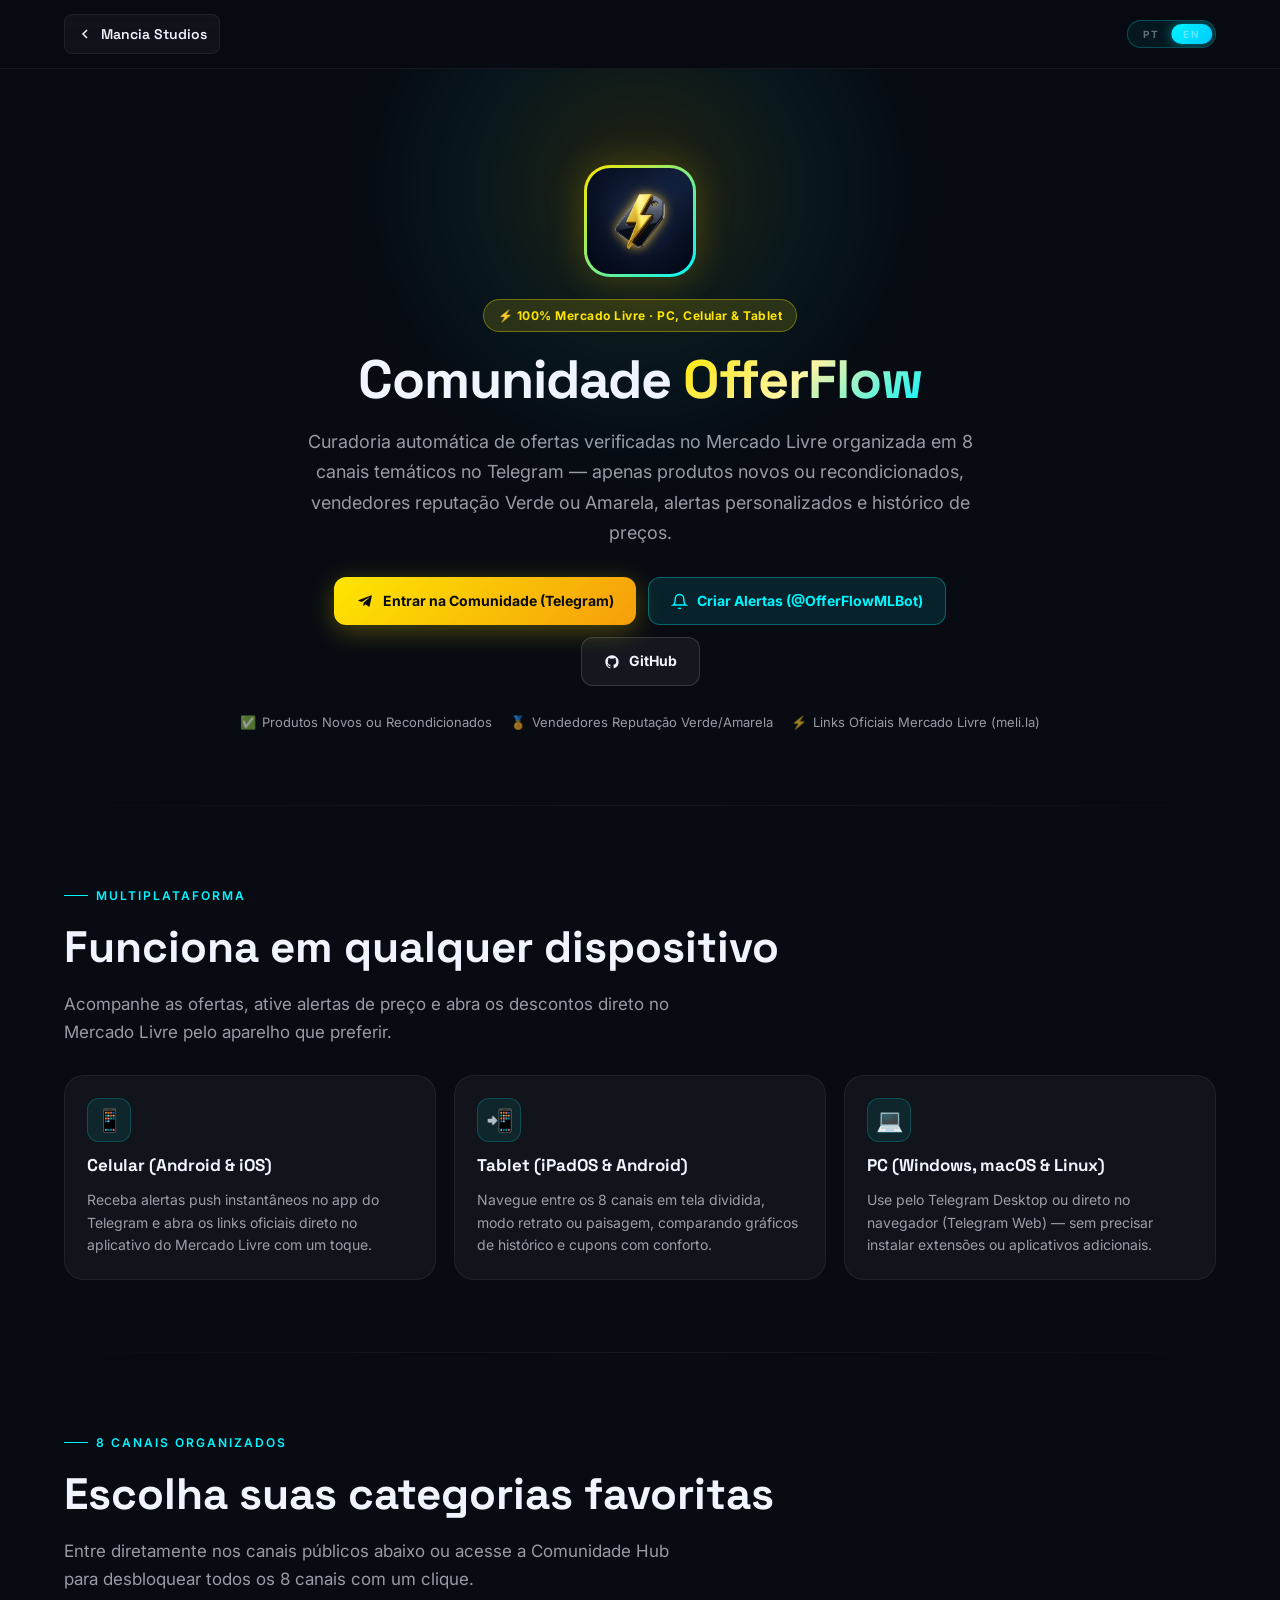
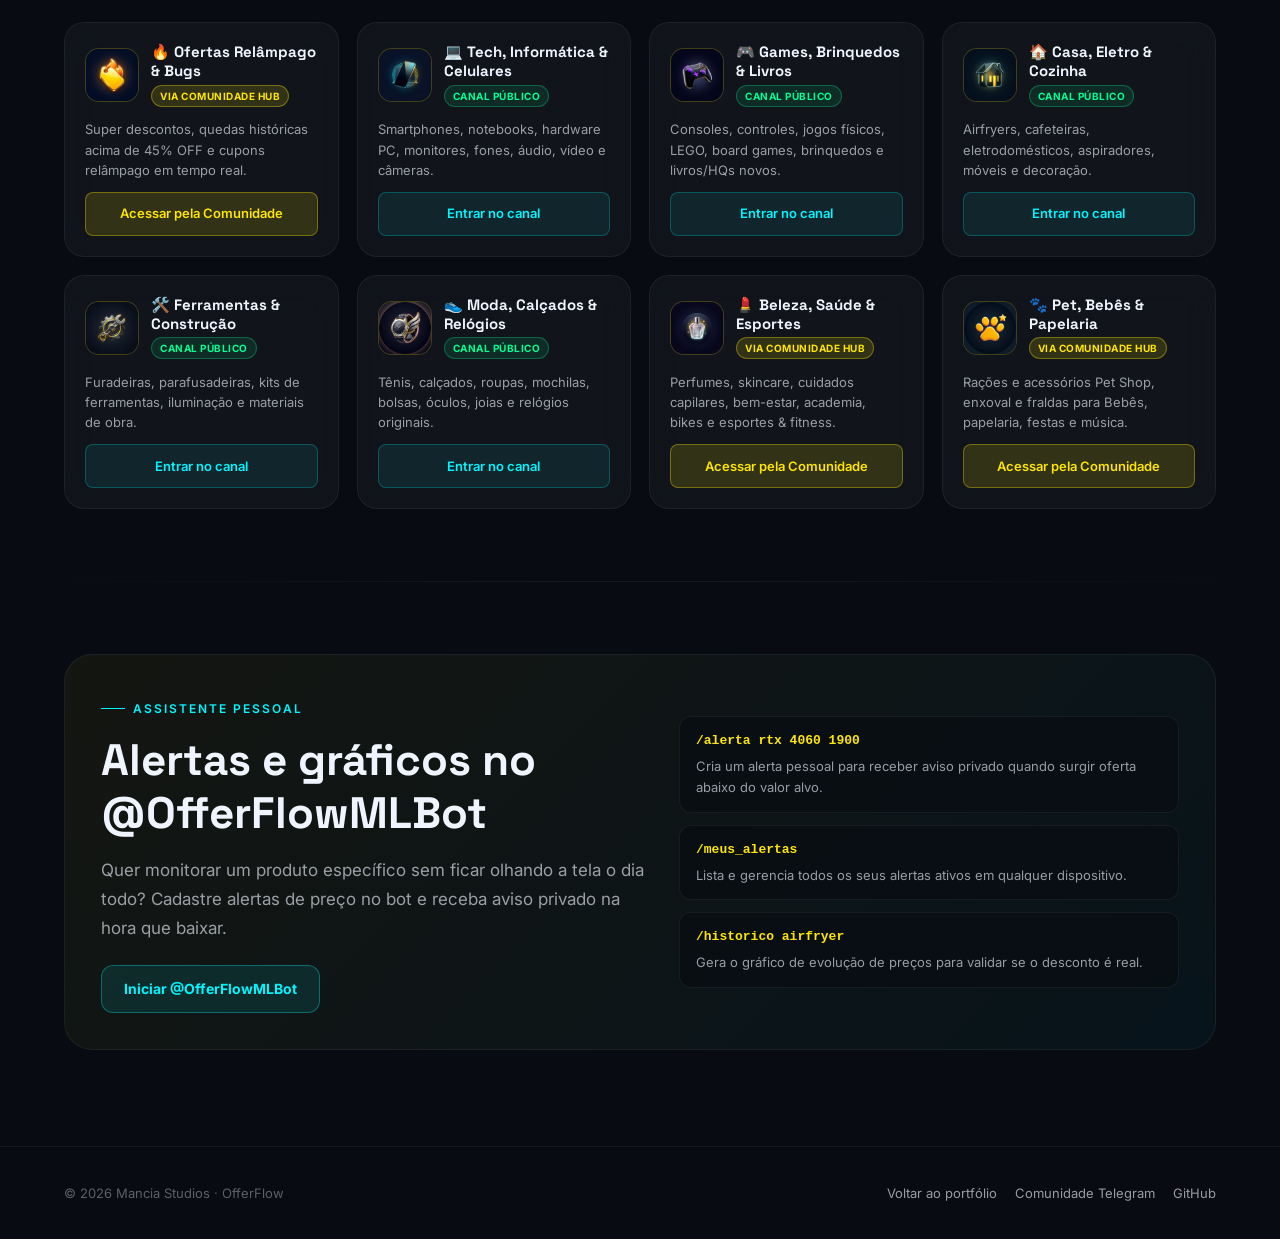
<file: offerflow/index.html>
<!DOCTYPE html>
<html lang="pt-BR" data-i18n-page="offerflow">
<head>
  <meta charset="UTF-8" />
  <meta name="viewport" content="width=device-width, initial-scale=1.0, viewport-fit=cover" />
  <title>OfferFlow — Comunidade de Ofertas Verificadas no Mercado Livre · Mancia Studios</title>
  <meta name="description" content="Comunidade OfferFlow: 8 canais de ofertas verificadas 100% Mercado Livre no Telegram com produtos novos/recondicionados, vendedores reputação Verde/Amarela, alertas de preço e acesso em PC, Celular e Tablet." />
  <meta name="theme-color" content="#080B12" />

  <meta property="og:title" content="OfferFlow — Comunidade Oficial de Ofertas ML" />
  <meta property="og:description" content="Hub central + 8 canais de categorias comissionáveis do Mercado Livre com alertas de queda de preço. Acesse no PC, Celular ou Tablet." />
  <meta property="og:type" content="website" />
  <meta property="og:url" content="https://manciastudios.com/offerflow/" />
  <meta property="og:image" content="https://manciastudios.com/assets/img/offerflow/hub.jpg" />
  <meta name="twitter:card" content="summary" />

  <link rel="canonical" href="https://manciastudios.com/offerflow/" />
  <link rel="icon" type="image/jpeg" href="../assets/img/offerflow/hub.jpg" />
  <link rel="stylesheet" href="../assets/css/global.css?v=3.2.0" />

  <style>
    :root {
      --of-gold: #FFE600;
      --of-gold-soft: rgba(255, 230, 0, 0.14);
      --of-gold-border: rgba(255, 230, 0, 0.34);
      --of-gold-glow: 0 0 36px rgba(255, 230, 0, 0.22);
    }

    html, body {
      max-width: 100%;
      overflow-x: hidden;
    }

    .of-nav {
      position: sticky;
      top: 0;
      z-index: 1000;
      background: rgba(8, 11, 18, 0.9);
      backdrop-filter: blur(20px);
      -webkit-backdrop-filter: blur(20px);
      border-bottom: 1px solid var(--border);
      padding: calc(14px + env(safe-area-inset-top, 0px)) 0 14px;
    }

    .of-nav-inner {
      display: flex;
      align-items: center;
      justify-content: space-between;
      gap: 12px;
      flex-wrap: nowrap;
    }

    .of-back {
      display: inline-flex;
      align-items: center;
      gap: 8px;
      min-height: 40px;
      padding: 6px 12px;
      border-radius: var(--radius-sm);
      background: rgba(255, 255, 255, 0.04);
      border: 1px solid var(--border);
      color: var(--text-primary);
      font-family: var(--font-display);
      font-size: 14px;
      font-weight: 600;
      white-space: nowrap;
      transition: all var(--transition-fast);
    }

    .of-back:hover {
      border-color: var(--of-gold-border);
      color: var(--of-gold);
    }

    .of-nav-right {
      display: flex;
      align-items: center;
      gap: 10px;
      flex-shrink: 0;
    }

    .of-hero {
      position: relative;
      padding: clamp(48px, 8vw, 96px) 0 clamp(40px, 6vw, 72px);
      overflow: hidden;
    }

    .of-hero-glow {
      position: absolute;
      width: min(560px, 90vw);
      height: min(560px, 90vw);
      border-radius: 50%;
      background: radial-gradient(circle, rgba(255, 230, 0, 0.11), rgba(0, 245, 255, 0.05) 45%, transparent 72%);
      top: -160px;
      left: 50%;
      transform: translateX(-50%);
      pointer-events: none;
      filter: blur(24px);
    }

    .of-hero-box {
      position: relative;
      z-index: 2;
      max-width: 860px;
      margin: 0 auto;
      text-align: center;
      display: flex;
      flex-direction: column;
      align-items: center;
    }

    .of-emblem-wrap {
      width: clamp(84px, 14vw, 112px);
      height: clamp(84px, 14vw, 112px);
      border-radius: 26px;
      padding: 3px;
      background: linear-gradient(135deg, var(--of-gold), var(--accent-cyan));
      box-shadow: var(--of-gold-glow);
      margin-bottom: 22px;
    }

    .of-emblem {
      width: 100%;
      height: 100%;
      object-fit: cover;
      border-radius: 23px;
      background: #0B1020;
    }

    .of-pill {
      display: inline-flex;
      align-items: center;
      justify-content: center;
      gap: 8px;
      padding: 6px 14px;
      border-radius: 999px;
      background: var(--of-gold-soft);
      border: 1px solid var(--of-gold-border);
      color: var(--of-gold);
      font-size: 12px;
      font-weight: 700;
      letter-spacing: 0.5px;
      margin-bottom: 18px;
      max-width: 100%;
    }

    .of-title {
      font-family: var(--font-display);
      font-size: clamp(30px, 5.5vw, 54px);
      font-weight: 700;
      line-height: 1.12;
      letter-spacing: -0.02em;
      margin-bottom: 16px;
    }

    .of-title .gold {
      background: linear-gradient(135deg, var(--of-gold) 0%, #FFF4A3 48%, var(--accent-cyan) 100%);
      -webkit-background-clip: text;
      -webkit-text-fill-color: transparent;
      background-clip: text;
    }

    .of-lead {
      font-size: clamp(15px, 2.2vw, 18px);
      color: var(--text-secondary);
      line-height: 1.7;
      max-width: 680px;
      margin-bottom: 28px;
    }

    .of-actions {
      display: flex;
      flex-wrap: wrap;
      justify-content: center;
      gap: 12px;
      width: 100%;
      max-width: 680px;
    }

    .of-btn {
      display: inline-flex;
      align-items: center;
      justify-content: center;
      gap: 9px;
      min-height: 48px;
      padding: 12px 22px;
      border-radius: var(--radius-md);
      font-family: var(--font-body);
      font-size: 14px;
      font-weight: 700;
      cursor: pointer;
      transition: all var(--transition-smooth);
      text-align: center;
    }

    .of-btn-gold {
      background: linear-gradient(135deg, var(--of-gold), #F59E0B);
      color: #080B12;
      box-shadow: 0 6px 26px rgba(255, 230, 0, 0.28);
    }

    .of-btn-gold:hover {
      color: #080B12;
      transform: translateY(-2px);
      box-shadow: 0 10px 34px rgba(255, 230, 0, 0.42);
    }

    .of-btn-cyan {
      background: rgba(0, 245, 255, 0.1);
      border: 1px solid rgba(0, 245, 255, 0.32);
      color: var(--accent-cyan);
    }

    .of-btn-cyan:hover {
      background: rgba(0, 245, 255, 0.18);
      color: var(--accent-cyan);
      transform: translateY(-2px);
    }

    .of-btn-ghost {
      background: rgba(255, 255, 255, 0.05);
      border: 1px solid rgba(255, 255, 255, 0.14);
      color: var(--text-primary);
    }

    .of-btn-ghost:hover {
      background: rgba(255, 255, 255, 0.1);
      border-color: rgba(255, 255, 255, 0.25);
      color: #fff;
      transform: translateY(-2px);
    }

    .of-trust-strip {
      display: flex;
      flex-wrap: wrap;
      justify-content: center;
      gap: 10px 18px;
      margin-top: 26px;
      font-size: 13px;
      color: var(--text-secondary);
    }

    .of-trust-item {
      display: inline-flex;
      align-items: center;
      gap: 6px;
    }

    .of-section {
      padding: clamp(44px, 6vw, 72px) 0;
    }

    .of-section-head {
      margin-bottom: 28px;
    }

    .of-devices-grid {
      display: grid;
      grid-template-columns: repeat(3, minmax(0, 1fr));
      gap: 18px;
    }

    .of-device-card {
      background: var(--bg-surface);
      border: 1px solid var(--border);
      border-radius: var(--radius-lg);
      padding: 22px;
      display: flex;
      flex-direction: column;
      gap: 10px;
      min-width: 0;
    }

    .of-device-icon {
      width: 44px;
      height: 44px;
      border-radius: 12px;
      background: rgba(0, 245, 255, 0.08);
      border: 1px solid rgba(0, 245, 255, 0.2);
      display: flex;
      align-items: center;
      justify-content: center;
      font-size: 22px;
    }

    .of-device-title {
      font-family: var(--font-display);
      font-size: 17px;
      font-weight: 700;
      color: var(--text-primary);
    }

    .of-device-desc {
      font-size: 14px;
      color: var(--text-secondary);
      line-height: 1.6;
    }

    .of-channels-grid {
      display: grid;
      grid-template-columns: repeat(4, minmax(0, 1fr));
      gap: 18px;
    }

    .of-ch-card {
      background: var(--bg-surface);
      backdrop-filter: var(--blur-glass);
      -webkit-backdrop-filter: var(--blur-glass);
      border: 1px solid var(--border);
      border-radius: var(--radius-lg);
      padding: 20px;
      display: flex;
      flex-direction: column;
      gap: 12px;
      min-width: 0;
      transition: all var(--transition-smooth);
    }

    .of-ch-card:hover {
      background: var(--bg-surface-hover);
      border-color: var(--of-gold-border);
      transform: translateY(-3px);
      box-shadow: 0 12px 34px rgba(0, 0, 0, 0.35);
    }

    .of-ch-head {
      display: flex;
      align-items: center;
      gap: 12px;
      min-width: 0;
    }

    .of-ch-avatar {
      width: 54px;
      height: 54px;
      border-radius: 14px;
      object-fit: cover;
      flex-shrink: 0;
      border: 1px solid rgba(255, 230, 0, 0.22);
      background: #0B1020;
    }

    .of-ch-meta {
      min-width: 0;
      flex: 1;
    }

    .of-ch-name {
      font-family: var(--font-display);
      font-size: 15px;
      font-weight: 700;
      color: var(--text-primary);
      line-height: 1.25;
      overflow-wrap: anywhere;
    }

    .of-ch-badge {
      display: inline-block;
      margin-top: 4px;
      font-size: 10px;
      font-weight: 700;
      letter-spacing: 0.5px;
      text-transform: uppercase;
      padding: 2px 8px;
      border-radius: 999px;
    }

    .of-ch-badge.direct {
      background: rgba(0, 255, 148, 0.1);
      border: 1px solid rgba(0, 255, 148, 0.28);
      color: var(--accent-green);
    }

    .of-ch-badge.via-hub {
      background: var(--of-gold-soft);
      border: 1px solid var(--of-gold-border);
      color: var(--of-gold);
    }

    .of-ch-desc {
      font-size: 13px;
      color: var(--text-secondary);
      line-height: 1.55;
      flex: 1;
    }

    .of-ch-cta {
      display: inline-flex;
      align-items: center;
      justify-content: center;
      gap: 6px;
      width: 100%;
      min-height: 44px;
      padding: 10px 14px;
      border-radius: var(--radius-sm);
      font-size: 13px;
      font-weight: 600;
      background: rgba(0, 245, 255, 0.08);
      border: 1px solid rgba(0, 245, 255, 0.24);
      color: var(--accent-cyan);
      transition: all var(--transition-fast);
    }

    .of-ch-cta:hover {
      background: rgba(0, 245, 255, 0.16);
      color: #fff;
    }

    .of-ch-cta.hub-cta {
      background: var(--of-gold-soft);
      border-color: var(--of-gold-border);
      color: var(--of-gold);
    }

    .of-ch-cta.hub-cta:hover {
      background: rgba(255, 230, 0, 0.22);
      color: #fff;
    }

    .of-bot-box {
      background: linear-gradient(135deg, rgba(255, 230, 0, 0.05), rgba(0, 245, 255, 0.04));
      border: 1px solid var(--border);
      border-radius: var(--radius-xl);
      padding: clamp(22px, 4vw, 36px);
      display: grid;
      grid-template-columns: 1.1fr 1fr;
      gap: 28px;
      align-items: center;
    }

    .of-cmd-list {
      display: flex;
      flex-direction: column;
      gap: 12px;
      list-style: none;
    }

    .of-cmd-item {
      background: rgba(8, 11, 18, 0.65);
      border: 1px solid var(--border);
      border-radius: var(--radius-md);
      padding: 14px 16px;
      display: flex;
      flex-direction: column;
      gap: 4px;
    }

    .of-cmd-item code {
      font-family: ui-monospace, SFMono-Regular, Menlo, Consolas, monospace;
      font-size: 13px;
      font-weight: 700;
      color: var(--of-gold);
      word-break: break-word;
    }

    .of-cmd-item span {
      font-size: 13px;
      color: var(--text-secondary);
    }

    .of-footer {
      border-top: 1px solid var(--border);
      padding: 28px 0 calc(28px + env(safe-area-inset-bottom, 0px));
      margin-top: 24px;
    }

    .of-footer-inner {
      display: flex;
      align-items: center;
      justify-content: space-between;
      gap: 16px;
      flex-wrap: wrap;
      font-size: 13px;
      color: var(--text-muted);
    }

    .of-footer-links {
      display: flex;
      gap: 18px;
      flex-wrap: wrap;
      list-style: none;
    }

    .of-footer-links a {
      color: var(--text-secondary);
      min-height: 36px;
      display: inline-flex;
      align-items: center;
    }

    .of-footer-links a:hover {
      color: var(--of-gold);
    }

    /* Tablet (601px - 1024px) */
    @media (max-width: 1024px) {
      .of-channels-grid {
        grid-template-columns: repeat(2, minmax(0, 1fr));
      }

      .of-bot-box {
        grid-template-columns: 1fr;
      }
    }

    @media (max-width: 820px) {
      .of-devices-grid {
        grid-template-columns: repeat(2, minmax(0, 1fr));
      }
    }

    /* Mobile (<= 600px) */
    @media (max-width: 600px) {
      .of-devices-grid,
      .of-channels-grid {
        grid-template-columns: 1fr;
      }

      .of-actions {
        flex-direction: column;
      }

      .of-btn {
        width: 100%;
      }

      .of-ch-card {
        padding: 18px;
      }

      .of-footer-inner {
        flex-direction: column;
        align-items: flex-start;
      }
    }

    @media (hover: none) {
      .of-ch-card:hover,
      .of-btn:hover {
        transform: none;
      }
    }
  </style>
</head>
<body>

  <nav class="of-nav" aria-label="Navegação OfferFlow">
    <div class="container">
      <div class="of-nav-inner">
        <a href="../#projects" class="of-back" aria-label="Voltar para Mancia Studios">
          <svg width="16" height="16" viewBox="0 0 24 24" fill="none" stroke="currentColor" stroke-width="2.2"><polyline points="15 18 9 12 15 6"/></svg>
          <span>Mancia Studios</span>
        </a>
        <div class="of-nav-right">
          <div class="lang-switch" id="lang-switch" role="switch" aria-checked="false" onclick="toggleLang()" data-lang="pt" tabindex="0" aria-label="Idioma: Português — clique para English">
            <span class="lang-opt">PT</span>
            <span class="lang-opt">EN</span>
            <div class="lang-pill"></div>
          </div>
        </div>
      </div>
    </div>
  </nav>

  <main>
    <section class="of-hero" aria-labelledby="of-hero-title">
      <div class="of-hero-glow" aria-hidden="true"></div>
      <div class="container">
        <div class="of-hero-box">
          <div class="of-emblem-wrap">
            <img src="../assets/img/offerflow/hub.jpg" alt="OfferFlow" class="of-emblem" width="112" height="112" />
          </div>
          <span class="of-pill" data-i18n="of.hero.badge">⚡ 100% Mercado Livre · PC, Celular &amp; Tablet</span>
          <h1 class="of-title" id="of-hero-title">
            <span data-i18n="of.hero.title1">Comunidade</span> <span class="gold">OfferFlow</span>
          </h1>
          <p class="of-lead" data-i18n="of.hero.subtitle">
            Curadoria automática de ofertas verificadas no Mercado Livre organizada em 8 canais temáticos no Telegram — apenas produtos novos ou recondicionados, vendedores reputação Verde ou Amarela, alertas personalizados e histórico de preços.
          </p>
          <div class="of-actions">
            <a href="https://t.me/ComunidadeOfferFlow" target="_blank" rel="noopener noreferrer" class="of-btn of-btn-gold">
              <svg width="18" height="18" viewBox="0 0 24 24" fill="currentColor" aria-hidden="true"><path d="M9.78 18.65l.28-4.23 7.68-6.92c.34-.31-.07-.46-.52-.19L7.74 13.3 3.64 12c-.88-.25-.89-.86.2-1.3l15.97-6.16c.73-.33 1.43.18 1.15 1.3l-2.72 12.81c-.19.91-.74 1.13-1.5.71L12.6 16.3l-1.99 1.93c-.23.23-.42.42-.83.42z"/></svg>
              <span data-i18n="of.cta.hub">Entrar na Comunidade (Telegram)</span>
            </a>
            <a href="https://t.me/OfferFlowMLBot" target="_blank" rel="noopener noreferrer" class="of-btn of-btn-cyan">
              <svg width="17" height="17" viewBox="0 0 24 24" fill="none" stroke="currentColor" stroke-width="2" aria-hidden="true"><path d="M18 8A6 6 0 0 0 6 8c0 7-3 9-3 9h18s-3-2-3-9"/><path d="M13.73 21a2 2 0 0 1-3.46 0"/></svg>
              <span data-i18n="of.cta.bot">Criar Alertas (@OfferFlowMLBot)</span>
            </a>
            <a href="https://github.com/BernardoMancia/OfferFlow" target="_blank" rel="noopener noreferrer" class="of-btn of-btn-ghost">
              <svg width="16" height="16" viewBox="0 0 24 24" fill="currentColor" aria-hidden="true"><path d="M12 2C6.48 2 2 6.48 2 12c0 4.42 2.87 8.17 6.84 9.49.5.09.68-.22.68-.48v-1.7c-2.78.6-3.37-1.34-3.37-1.34-.45-1.16-1.11-1.47-1.11-1.47-.91-.62.07-.61.07-.61 1 .07 1.53 1.03 1.53 1.03.89 1.52 2.34 1.08 2.91.83.09-.65.35-1.08.63-1.33-2.22-.25-4.56-1.11-4.56-4.94 0-1.09.39-1.98 1.03-2.68-.1-.25-.45-1.27.1-2.64 0 0 .84-.27 2.75 1.02A9.56 9.56 0 0112 6.8c.85 0 1.71.11 2.51.33 1.91-1.29 2.75-1.02 2.75-1.02.55 1.37.2 2.39.1 2.64.64.7 1.03 1.59 1.03 2.68 0 3.84-2.34 4.69-4.57 4.93.36.31.68.92.68 1.85v2.74c0 .27.18.58.69.48A10.01 10.01 0 0022 12c0-5.52-4.48-10-10-10z"/></svg>
              <span>GitHub</span>
            </a>
          </div>
          <div class="of-trust-strip" role="list">
            <span class="of-trust-item" role="listitem">✅ <span data-i18n="of.trust.1">Produtos Novos ou Recondicionados</span></span>
            <span class="of-trust-item" role="listitem">🏅 <span data-i18n="of.trust.2">Vendedores Reputação Verde/Amarela</span></span>
            <span class="of-trust-item" role="listitem">⚡ <span data-i18n="of.trust.3">Links Oficiais Mercado Livre (meli.la)</span></span>
          </div>
        </div>
      </div>
    </section>

    <div class="divider" role="separator"></div>

    <section class="of-section" aria-labelledby="of-devices-heading">
      <div class="container">
        <div class="of-section-head">
          <p class="section-label" data-i18n="of.devices.label">Multiplataforma</p>
          <h2 class="section-title" id="of-devices-heading" data-i18n="of.devices.title">Funciona em qualquer dispositivo</h2>
          <p class="section-subtitle" data-i18n="of.devices.subtitle">
            Acompanhe as ofertas, ative alertas de preço e abra os descontos direto no Mercado Livre pelo aparelho que preferir.
          </p>
        </div>
        <div class="of-devices-grid">
          <article class="of-device-card">
            <div class="of-device-icon" aria-hidden="true">📱</div>
            <h3 class="of-device-title" data-i18n="of.dev.mobile.title">Celular (Android &amp; iOS)</h3>
            <p class="of-device-desc" data-i18n="of.dev.mobile.desc">
              Receba alertas push instantâneos no app do Telegram e abra os links oficiais direto no aplicativo do Mercado Livre com um toque.
            </p>
          </article>
          <article class="of-device-card">
            <div class="of-device-icon" aria-hidden="true">📲</div>
            <h3 class="of-device-title" data-i18n="of.dev.tablet.title">Tablet (iPadOS &amp; Android)</h3>
            <p class="of-device-desc" data-i18n="of.dev.tablet.desc">
              Navegue entre os 8 canais em tela dividida, modo retrato ou paisagem, comparando gráficos de histórico e cupons com conforto.
            </p>
          </article>
          <article class="of-device-card">
            <div class="of-device-icon" aria-hidden="true">💻</div>
            <h3 class="of-device-title" data-i18n="of.dev.pc.title">PC (Windows, macOS &amp; Linux)</h3>
            <p class="of-device-desc" data-i18n="of.dev.pc.desc">
              Use pelo Telegram Desktop ou direto no navegador (Telegram Web) — sem precisar instalar extensões ou aplicativos adicionais.
            </p>
          </article>
        </div>
      </div>
    </section>

    <div class="divider" role="separator"></div>

    <section class="of-section" id="canais" aria-labelledby="of-channels-heading">
      <div class="container">
        <div class="of-section-head">
          <p class="section-label" data-i18n="of.channels.label">8 Canais Organizados</p>
          <h2 class="section-title" id="of-channels-heading" data-i18n="of.channels.title">Escolha suas categorias favoritas</h2>
          <p class="section-subtitle" data-i18n="of.channels.subtitle">
            Entre diretamente nos canais públicos abaixo ou acesse a Comunidade Hub para desbloquear todos os 8 canais com um clique.
          </p>
        </div>

        <div class="of-channels-grid">
          <article class="of-ch-card">
            <div class="of-ch-head">
              <img src="../assets/img/offerflow/ofertas_bugs.jpg" alt="Ofertas Relâmpago &amp; Bugs" class="of-ch-avatar" width="54" height="54" loading="lazy" />
              <div class="of-ch-meta">
                <h3 class="of-ch-name" data-i18n="of.ch.bugs.name">🔥 Ofertas Relâmpago &amp; Bugs</h3>
                <span class="of-ch-badge via-hub" data-i18n="of.badge.hub">Via Comunidade Hub</span>
              </div>
            </div>
            <p class="of-ch-desc" data-i18n="of.ch.bugs.desc">Super descontos, quedas históricas acima de 45% OFF e cupons relâmpago em tempo real.</p>
            <a href="https://t.me/ComunidadeOfferFlow" target="_blank" rel="noopener noreferrer" class="of-ch-cta hub-cta" data-i18n="of.btn.via_hub">Acessar pela Comunidade</a>
          </article>

          <article class="of-ch-card">
            <div class="of-ch-head">
              <img src="../assets/img/offerflow/tech_celulares.jpg" alt="Tech, Informática &amp; Celulares" class="of-ch-avatar" width="54" height="54" loading="lazy" />
              <div class="of-ch-meta">
                <h3 class="of-ch-name" data-i18n="of.ch.tech.name">💻 Tech, Informática &amp; Celulares</h3>
                <span class="of-ch-badge direct" data-i18n="of.badge.direct">Canal Público</span>
              </div>
            </div>
            <p class="of-ch-desc" data-i18n="of.ch.tech.desc">Smartphones, notebooks, hardware PC, monitores, fones, áudio, vídeo e câmeras.</p>
            <a href="https://t.me/OfferFlowTechML" target="_blank" rel="noopener noreferrer" class="of-ch-cta" data-i18n="of.btn.join">Entrar no canal</a>
          </article>

          <article class="of-ch-card">
            <div class="of-ch-head">
              <img src="../assets/img/offerflow/games_geek.jpg" alt="Games, Brinquedos &amp; Livros" class="of-ch-avatar" width="54" height="54" loading="lazy" />
              <div class="of-ch-meta">
                <h3 class="of-ch-name" data-i18n="of.ch.games.name">🎮 Games, Brinquedos &amp; Livros</h3>
                <span class="of-ch-badge direct" data-i18n="of.badge.direct">Canal Público</span>
              </div>
            </div>
            <p class="of-ch-desc" data-i18n="of.ch.games.desc">Consoles, controles, jogos físicos, LEGO, board games, brinquedos e livros/HQs novos.</p>
            <a href="https://t.me/OfferFlowGames" target="_blank" rel="noopener noreferrer" class="of-ch-cta" data-i18n="of.btn.join">Entrar no canal</a>
          </article>

          <article class="of-ch-card">
            <div class="of-ch-head">
              <img src="../assets/img/offerflow/casa_eletro.jpg" alt="Casa, Eletro &amp; Cozinha" class="of-ch-avatar" width="54" height="54" loading="lazy" />
              <div class="of-ch-meta">
                <h3 class="of-ch-name" data-i18n="of.ch.casa.name">🏠 Casa, Eletro &amp; Cozinha</h3>
                <span class="of-ch-badge direct" data-i18n="of.badge.direct">Canal Público</span>
              </div>
            </div>
            <p class="of-ch-desc" data-i18n="of.ch.casa.desc">Airfryers, cafeteiras, eletrodomésticos, aspiradores, móveis e decoração.</p>
            <a href="https://t.me/OfferFlowCasa" target="_blank" rel="noopener noreferrer" class="of-ch-cta" data-i18n="of.btn.join">Entrar no canal</a>
          </article>

          <article class="of-ch-card">
            <div class="of-ch-head">
              <img src="../assets/img/offerflow/ferramentas_construcao.jpg" alt="Ferramentas &amp; Construção" class="of-ch-avatar" width="54" height="54" loading="lazy" />
              <div class="of-ch-meta">
                <h3 class="of-ch-name" data-i18n="of.ch.tools.name">🛠️ Ferramentas &amp; Construção</h3>
                <span class="of-ch-badge direct" data-i18n="of.badge.direct">Canal Público</span>
              </div>
            </div>
            <p class="of-ch-desc" data-i18n="of.ch.tools.desc">Furadeiras, parafusadeiras, kits de ferramentas, iluminação e materiais de obra.</p>
            <a href="https://t.me/OfferFlowFerramentas" target="_blank" rel="noopener noreferrer" class="of-ch-cta" data-i18n="of.btn.join">Entrar no canal</a>
          </article>

          <article class="of-ch-card">
            <div class="of-ch-head">
              <img src="../assets/img/offerflow/moda_relogios.jpg" alt="Moda, Calçados &amp; Relógios" class="of-ch-avatar" width="54" height="54" loading="lazy" />
              <div class="of-ch-meta">
                <h3 class="of-ch-name" data-i18n="of.ch.moda.name">👟 Moda, Calçados &amp; Relógios</h3>
                <span class="of-ch-badge direct" data-i18n="of.badge.direct">Canal Público</span>
              </div>
            </div>
            <p class="of-ch-desc" data-i18n="of.ch.moda.desc">Tênis, calçados, roupas, mochilas, bolsas, óculos, joias e relógios originais.</p>
            <a href="https://t.me/OfferFlowModa" target="_blank" rel="noopener noreferrer" class="of-ch-cta" data-i18n="of.btn.join">Entrar no canal</a>
          </article>

          <article class="of-ch-card">
            <div class="of-ch-head">
              <img src="../assets/img/offerflow/beleza_esportes.jpg" alt="Beleza, Saúde &amp; Esportes" class="of-ch-avatar" width="54" height="54" loading="lazy" />
              <div class="of-ch-meta">
                <h3 class="of-ch-name" data-i18n="of.ch.beleza.name">💄 Beleza, Saúde &amp; Esportes</h3>
                <span class="of-ch-badge via-hub" data-i18n="of.badge.hub">Via Comunidade Hub</span>
              </div>
            </div>
            <p class="of-ch-desc" data-i18n="of.ch.beleza.desc">Perfumes, skincare, cuidados capilares, bem-estar, academia, bikes e esportes &amp; fitness.</p>
            <a href="https://t.me/ComunidadeOfferFlow" target="_blank" rel="noopener noreferrer" class="of-ch-cta hub-cta" data-i18n="of.btn.via_hub">Acessar pela Comunidade</a>
          </article>

          <article class="of-ch-card">
            <div class="of-ch-head">
              <img src="../assets/img/offerflow/pet_bebes_papelaria.jpg" alt="Pet, Bebês &amp; Papelaria" class="of-ch-avatar" width="54" height="54" loading="lazy" />
              <div class="of-ch-meta">
                <h3 class="of-ch-name" data-i18n="of.ch.pet.name">🐾 Pet, Bebês &amp; Papelaria</h3>
                <span class="of-ch-badge via-hub" data-i18n="of.badge.hub">Via Comunidade Hub</span>
              </div>
            </div>
            <p class="of-ch-desc" data-i18n="of.ch.pet.desc">Rações e acessórios Pet Shop, enxoval e fraldas para Bebês, papelaria, festas e música.</p>
            <a href="https://t.me/ComunidadeOfferFlow" target="_blank" rel="noopener noreferrer" class="of-ch-cta hub-cta" data-i18n="of.btn.via_hub">Acessar pela Comunidade</a>
          </article>
        </div>
      </div>
    </section>

    <div class="divider" role="separator"></div>

    <section class="of-section" aria-labelledby="of-bot-heading">
      <div class="container">
        <div class="of-bot-box">
          <div>
            <p class="section-label" data-i18n="of.bot.label">Assistente Pessoal</p>
            <h2 class="section-title" id="of-bot-heading" data-i18n="of.bot.title">Alertas e gráficos no @OfferFlowMLBot</h2>
            <p class="section-subtitle" style="margin-bottom: 22px;" data-i18n="of.bot.subtitle">
              Quer monitorar um produto específico sem ficar olhando a tela o dia todo? Cadastre alertas de preço no bot e receba aviso privado na hora que baixar.
            </p>
            <a href="https://t.me/OfferFlowMLBot" target="_blank" rel="noopener noreferrer" class="of-btn of-btn-cyan">
              <span data-i18n="of.bot.cta">Iniciar @OfferFlowMLBot</span>
            </a>
          </div>
          <ul class="of-cmd-list">
            <li class="of-cmd-item">
              <code>/alerta rtx 4060 1900</code>
              <span data-i18n="of.cmd.1">Cria um alerta pessoal para receber aviso privado quando surgir oferta abaixo do valor alvo.</span>
            </li>
            <li class="of-cmd-item">
              <code>/meus_alertas</code>
              <span data-i18n="of.cmd.2">Lista e gerencia todos os seus alertas ativos em qualquer dispositivo.</span>
            </li>
            <li class="of-cmd-item">
              <code>/historico airfryer</code>
              <span data-i18n="of.cmd.3">Gera o gráfico de evolução de preços para validar se o desconto é real.</span>
            </li>
          </ul>
        </div>
      </div>
    </section>
  </main>

  <footer class="of-footer" role="contentinfo">
    <div class="container">
      <div class="of-footer-inner">
        <p>© <span id="footer-year" class="js-current-year">2026</span> Mancia Studios · OfferFlow</p>
        <ul class="of-footer-links" role="list">
          <li><a href="../" data-i18n="of.footer.home">Voltar ao portfólio</a></li>
          <li><a href="https://t.me/ComunidadeOfferFlow" target="_blank" rel="noopener noreferrer">Comunidade Telegram</a></li>
          <li><a href="https://github.com/BernardoMancia/OfferFlow" target="_blank" rel="noopener noreferrer">GitHub</a></li>
        </ul>
      </div>
    </div>
  </footer>

  <script src="../assets/js/translations.js?v=3.2.0"></script>
  <script src="../assets/js/i18n.js?v=3.2.0"></script>
</body>
</html>
</file>
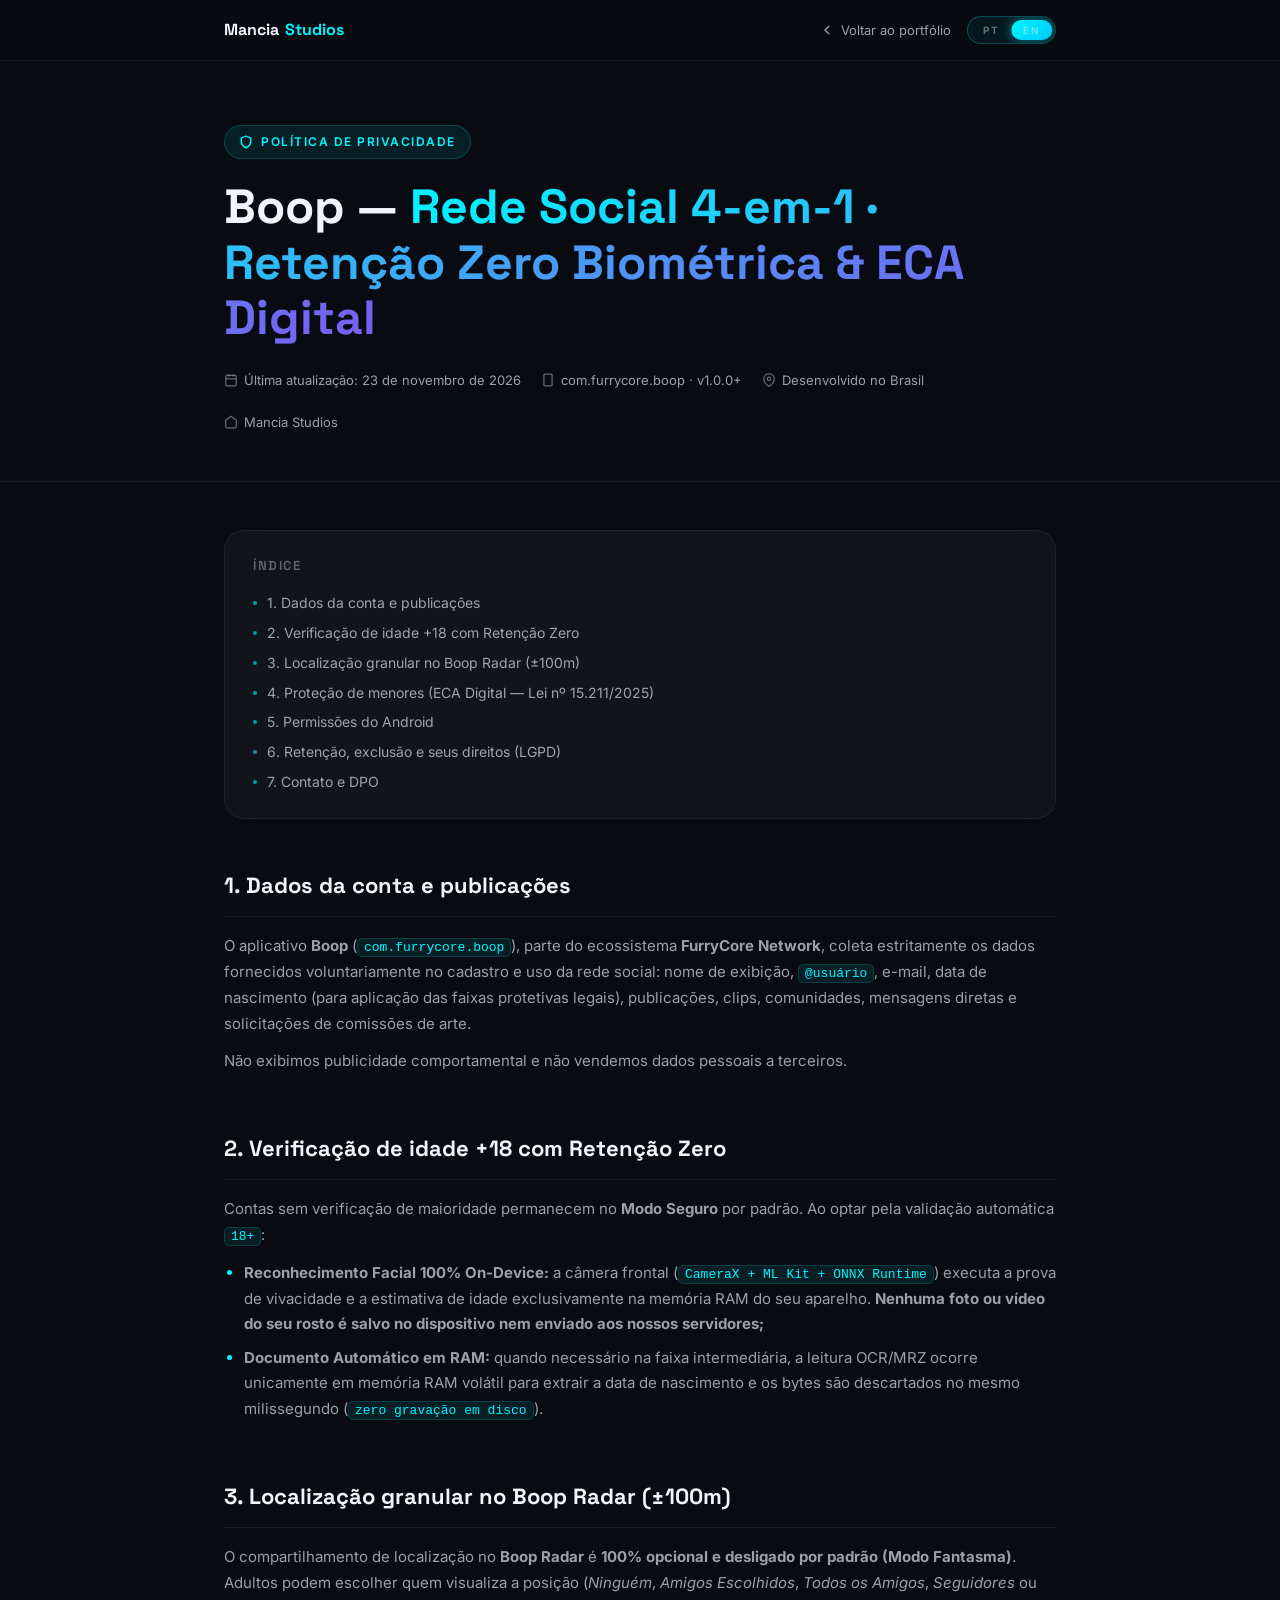
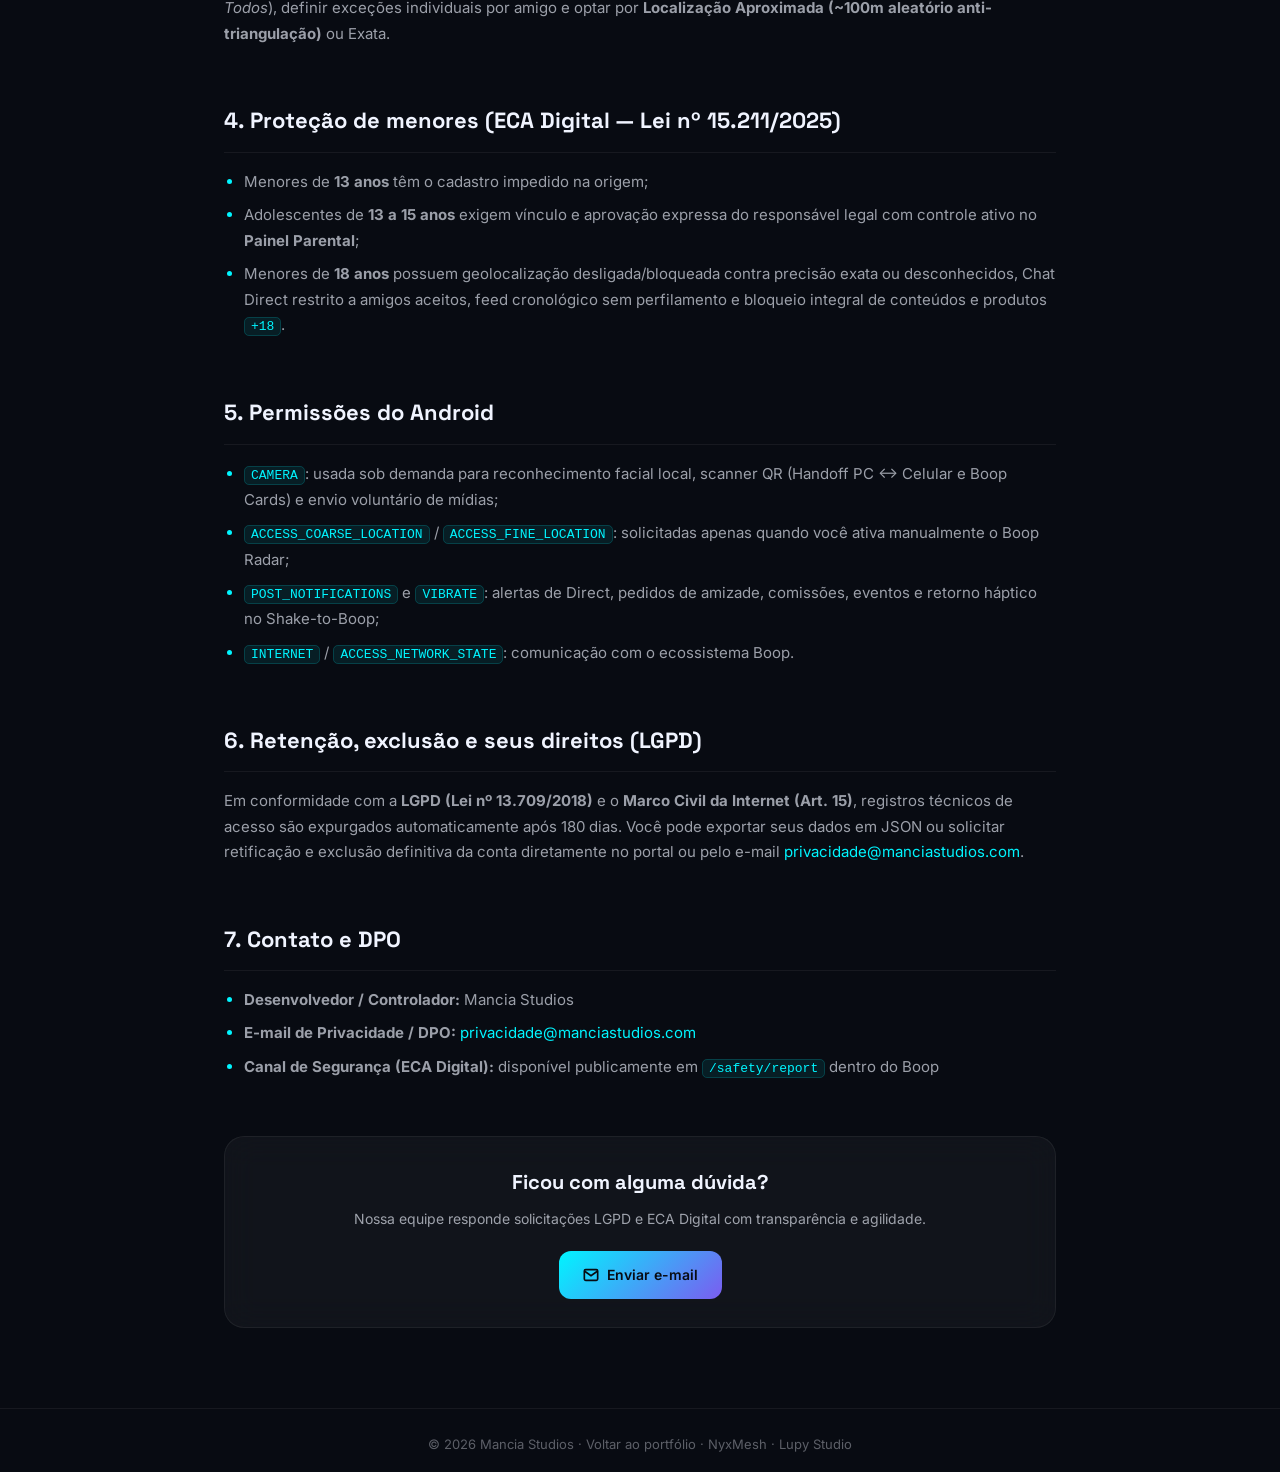
<file: policies/boop/index.html>
<!DOCTYPE html>
<html lang="pt-BR" data-i18n-page="boop">
<head>
  <meta charset="UTF-8" />
  <meta name="viewport" content="width=device-width, initial-scale=1.0" />
  <title>Política de Privacidade — Boop | Mancia Studios</title>
  <meta name="description" content="Política de privacidade oficial do aplicativo Boop (com.furrycore.boop) pela Mancia Studios — Retenção Zero biométrica, ECA Digital e LGPD." />
  <meta name="robots" content="index, follow" />
  <meta name="theme-color" content="#080B12" />
  <link rel="canonical" href="https://manciastudios.com/policies/boop/" />
  <link rel="icon" type="image/svg+xml" href="data:image/svg+xml,<svg xmlns='http://www.w3.org/2000/svg' viewBox='0 0 100 100'><text y='.9em' font-size='90'>🐾</text></svg>" />
  <link rel="stylesheet" href="../../assets/css/global.css?v=3.2.0" />
  <link rel="stylesheet" href="../../assets/css/policy.css?v=3.2.0" />
</head>
<body>

  <nav class="policy-nav" aria-label="Navegação">
    <div class="container">
      <a href="../../" class="nav-logo" aria-label="Ir para Mancia Studios">
        Mancia<span>Studios</span>
      </a>
      <div style="display:flex;align-items:center;gap:16px;">
        <a href="../../" class="nav-back" id="nav-back-btn">
          <svg viewBox="0 0 24 24" fill="none" stroke="currentColor" stroke-width="2" width="16" height="16"><polyline points="15 18 9 12 15 6"/></svg>
          <span data-i18n="nav.back">Voltar ao portfólio</span>
        </a>
        <div class="lang-switch" id="lang-switch" role="switch" aria-checked="false" onclick="toggleLang()" data-lang="pt" tabindex="0" aria-label="Idioma: Português — clique para English">
          <span class="lang-opt">PT</span>
          <span class="lang-opt">EN</span>
          <div class="lang-pill"></div>
        </div>
      </div>
    </div>
  </nav>

  <header class="policy-hero">
    <div class="container">
      <div class="hero-tags">
        <div class="app-tag" aria-label="Aplicativo: Boop">
          <svg viewBox="0 0 24 24" fill="none" stroke="currentColor" stroke-width="2.5"><path d="M12 22s8-4 8-10V5l-8-3-8 3v7c0 6 8 10 8 10z"/></svg>
          <span data-i18n="policy.label">Política de Privacidade</span>
        </div>
      </div>
      <h1>
        Boop —
        <span data-i18n="boop.policy.subtitle">Rede Social 4-em-1 · Retenção Zero Biométrica &amp; ECA Digital</span>
      </h1>
      <div class="policy-meta" role="list">
        <div class="policy-meta-item" role="listitem">
          <svg viewBox="0 0 24 24" fill="none" stroke="currentColor" stroke-width="2"><rect x="3" y="4" width="18" height="18" rx="2" ry="2"/><line x1="16" y1="2" x2="16" y2="6"/><line x1="8" y1="2" x2="8" y2="6"/><line x1="3" y1="10" x2="21" y2="10"/></svg>
          <span data-i18n="boop.policy.updated">Última atualização: 23 de novembro de 2026</span>
        </div>
        <div class="policy-meta-item" role="listitem">
          <svg viewBox="0 0 24 24" fill="none" stroke="currentColor" stroke-width="2"><rect x="5" y="2" width="14" height="20" rx="2" ry="2"/><line x1="12" y1="18" x2="12.01" y2="18"/></svg>
          <span>com.furrycore.boop · v1.0.0+</span>
        </div>
        <div class="policy-meta-item" role="listitem">
          <svg viewBox="0 0 24 24" fill="none" stroke="currentColor" stroke-width="2"><path d="M21 10c0 7-9 13-9 13s-9-6-9-13a9 9 0 0 1 18 0z"/><circle cx="12" cy="10" r="3"/></svg>
          <span data-i18n="policy.country">Desenvolvido no Brasil</span>
        </div>
        <div class="policy-meta-item" role="listitem">
          <svg viewBox="0 0 24 24" fill="none" stroke="currentColor" stroke-width="2"><path d="M3 9l9-7 9 7v11a2 2 0 0 1-2 2H5a2 2 0 0 1-2-2z"/></svg>
          <span>Mancia Studios</span>
        </div>
      </div>
    </div>
  </header>

  <main class="policy-body">
    <nav class="toc" aria-label="Índice da política">
      <div class="toc-title" data-i18n="policy.toc.title">Índice</div>
      <ol class="toc-list" role="list">
        <li><a href="#conta" data-i18n="boop.toc.1">1. Dados da conta e publicações</a></li>
        <li><a href="#idade" data-i18n="boop.toc.2">2. Verificação de idade +18 com Retenção Zero</a></li>
        <li><a href="#radar" data-i18n="boop.toc.3">3. Localização granular no Boop Radar (±100m)</a></li>
        <li><a href="#eca" data-i18n="boop.toc.4">4. Proteção de menores (ECA Digital — Lei nº 15.211/2025)</a></li>
        <li><a href="#permissoes" data-i18n="boop.toc.5">5. Permissões do Android</a></li>
        <li><a href="#lgpd" data-i18n="boop.toc.6">6. Retenção, exclusão e seus direitos (LGPD)</a></li>
        <li><a href="#contato" data-i18n="boop.toc.7">7. Contato e DPO</a></li>
      </ol>
    </nav>

    <div class="policy-section" id="conta">
      <h2><span data-i18n="boop.s1.title">1. Dados da conta e publicações</span></h2>
      <div data-i18n-html="boop.s1.body">
        <p>O aplicativo <strong>Boop</strong> (<code>com.furrycore.boop</code>), parte do ecossistema <strong>FurryCore Network</strong>, coleta estritamente os dados fornecidos voluntariamente no cadastro e uso da rede social: nome de exibição, <code>@usuário</code>, e-mail, data de nascimento (para aplicação das faixas protetivas legais), publicações, clips, comunidades, mensagens diretas e solicitações de comissões de arte.</p>
        <p>Não exibimos publicidade comportamental e não vendemos dados pessoais a terceiros.</p>
      </div>
    </div>

    <div class="policy-section" id="idade">
      <h2><span data-i18n="boop.s2.title">2. Verificação de idade +18 com Retenção Zero</span></h2>
      <div data-i18n-html="boop.s2.body">
        <p>Contas sem verificação de maioridade permanecem no <strong>Modo Seguro</strong> por padrão. Ao optar pela validação automática <code>18+</code>:</p>
        <ul>
          <li><strong>Reconhecimento Facial 100% On-Device:</strong> a câmera frontal (<code>CameraX + ML Kit + ONNX Runtime</code>) executa a prova de vivacidade e a estimativa de idade exclusivamente na memória RAM do seu aparelho. <strong>Nenhuma foto ou vídeo do seu rosto é salvo no dispositivo nem enviado aos nossos servidores;</strong></li>
          <li><strong>Documento Automático em RAM:</strong> quando necessário na faixa intermediária, a leitura OCR/MRZ ocorre unicamente em memória RAM volátil para extrair a data de nascimento e os bytes são descartados no mesmo milissegundo (<code>zero gravação em disco</code>).</li>
        </ul>
      </div>
    </div>

    <div class="policy-section" id="radar">
      <h2><span data-i18n="boop.s3.title">3. Localização granular no Boop Radar (±100m)</span></h2>
      <div data-i18n-html="boop.s3.body">
        <p>O compartilhamento de localização no <strong>Boop Radar</strong> é <strong>100% opcional e desligado por padrão (Modo Fantasma)</strong>. Adultos podem escolher quem visualiza a posição (<em>Ninguém</em>, <em>Amigos Escolhidos</em>, <em>Todos os Amigos</em>, <em>Seguidores</em> ou <em>Todos</em>), definir exceções individuais por amigo e optar por <strong>Localização Aproximada (~100m aleatório anti-triangulação)</strong> ou Exata.</p>
      </div>
    </div>

    <div class="policy-section" id="eca">
      <h2><span data-i18n="boop.s4.title">4. Proteção de menores (ECA Digital — Lei nº 15.211/2025)</span></h2>
      <div data-i18n-html="boop.s4.body">
        <ul>
          <li>Menores de <strong>13 anos</strong> têm o cadastro impedido na origem;</li>
          <li>Adolescentes de <strong>13 a 15 anos</strong> exigem vínculo e aprovação expressa do responsável legal com controle ativo no <strong>Painel Parental</strong>;</li>
          <li>Menores de <strong>18 anos</strong> possuem geolocalização desligada/bloqueada contra precisão exata ou desconhecidos, Chat Direct restrito a amigos aceitos, feed cronológico sem perfilamento e bloqueio integral de conteúdos e produtos <code>+18</code>.</li>
        </ul>
      </div>
    </div>

    <div class="policy-section" id="permissoes">
      <h2><span data-i18n="boop.s5.title">5. Permissões do Android</span></h2>
      <div data-i18n-html="boop.s5.body">
        <ul>
          <li><code>CAMERA</code>: usada sob demanda para reconhecimento facial local, scanner QR (Handoff PC ↔ Celular e Boop Cards) e envio voluntário de mídias;</li>
          <li><code>ACCESS_COARSE_LOCATION</code> / <code>ACCESS_FINE_LOCATION</code>: solicitadas apenas quando você ativa manualmente o Boop Radar;</li>
          <li><code>POST_NOTIFICATIONS</code> e <code>VIBRATE</code>: alertas de Direct, pedidos de amizade, comissões, eventos e retorno háptico no Shake-to-Boop;</li>
          <li><code>INTERNET</code> / <code>ACCESS_NETWORK_STATE</code>: comunicação com o ecossistema Boop.</li>
        </ul>
      </div>
    </div>

    <div class="policy-section" id="lgpd">
      <h2><span data-i18n="boop.s6.title">6. Retenção, exclusão e seus direitos (LGPD)</span></h2>
      <div data-i18n-html="boop.s6.body">
        <p>Em conformidade com a <strong>LGPD (Lei nº 13.709/2018)</strong> e o <strong>Marco Civil da Internet (Art. 15)</strong>, registros técnicos de acesso são expurgados automaticamente após 180 dias. Você pode exportar seus dados em JSON ou solicitar retificação e exclusão definitiva da conta diretamente no portal ou pelo e-mail <a href="mailto:privacidade@manciastudios.com">privacidade@manciastudios.com</a>.</p>
      </div>
    </div>

    <div class="policy-section" id="contato">
      <h2><span data-i18n="boop.s7.title">7. Contato e DPO</span></h2>
      <div data-i18n-html="boop.s7.body">
        <ul>
          <li><strong>Desenvolvedor / Controlador:</strong> Mancia Studios</li>
          <li><strong>E-mail de Privacidade / DPO:</strong> <a href="mailto:privacidade@manciastudios.com">privacidade@manciastudios.com</a></li>
          <li><strong>Canal de Segurança (ECA Digital):</strong> disponível publicamente em <code>/safety/report</code> dentro do Boop</li>
        </ul>
      </div>
    </div>

    <div class="contact-box" role="complementary">
      <h3 data-i18n="boop.contact.title">Ficou com alguma dúvida?</h3>
      <p data-i18n="boop.contact.subtitle">Nossa equipe responde solicitações LGPD e ECA Digital com transparência e agilidade.</p>
      <a href="mailto:privacidade@manciastudios.com" id="contact-policy-boop">
        <svg width="16" height="16" viewBox="0 0 24 24" fill="none" stroke="currentColor" stroke-width="2.5"><path d="M4 4h16c1.1 0 2 .9 2 2v12c0 1.1-.9 2-2 2H4c-1.1 0-2-.9-2-2V6c0-1.1.9-2 2-2z"/><polyline points="22,6 12,13 2,6"/></svg>
        <span data-i18n="boop.contact.btn">Enviar e-mail</span>
      </a>
    </div>
  </main>

  <footer class="policy-footer" role="contentinfo">
    <p data-i18n-html="boop.footer">© <span id="footer-year" class="js-current-year">2026</span> Mancia Studios · <a href="../../">Voltar ao portfólio</a> · <a href="../nyxmesh/">NyxMesh</a> · <a href="../lupystudio/">Lupy Studio</a></p>
  </footer>

  <script src="../../assets/js/translations.js?v=3.2.0"></script>
  <script src="../../assets/js/i18n.js?v=3.2.0"></script>
</body>
</html>
</file>
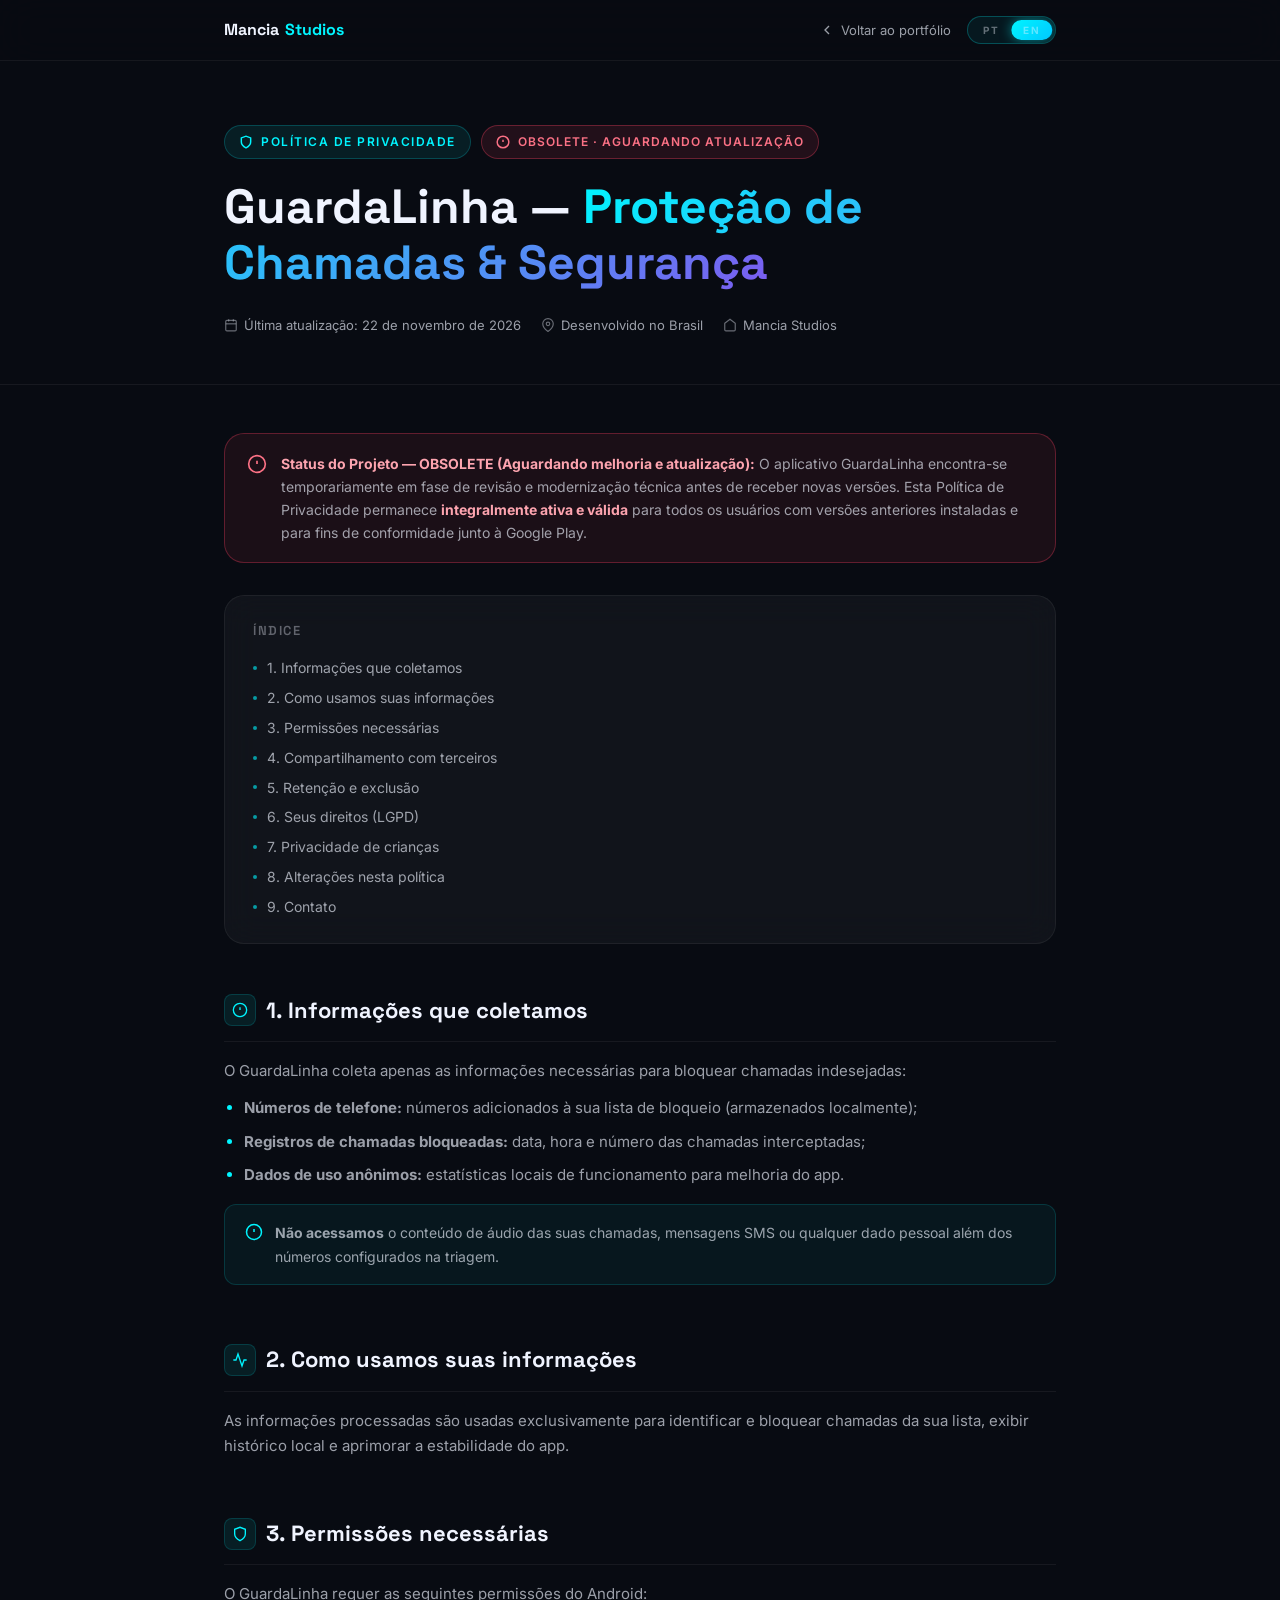
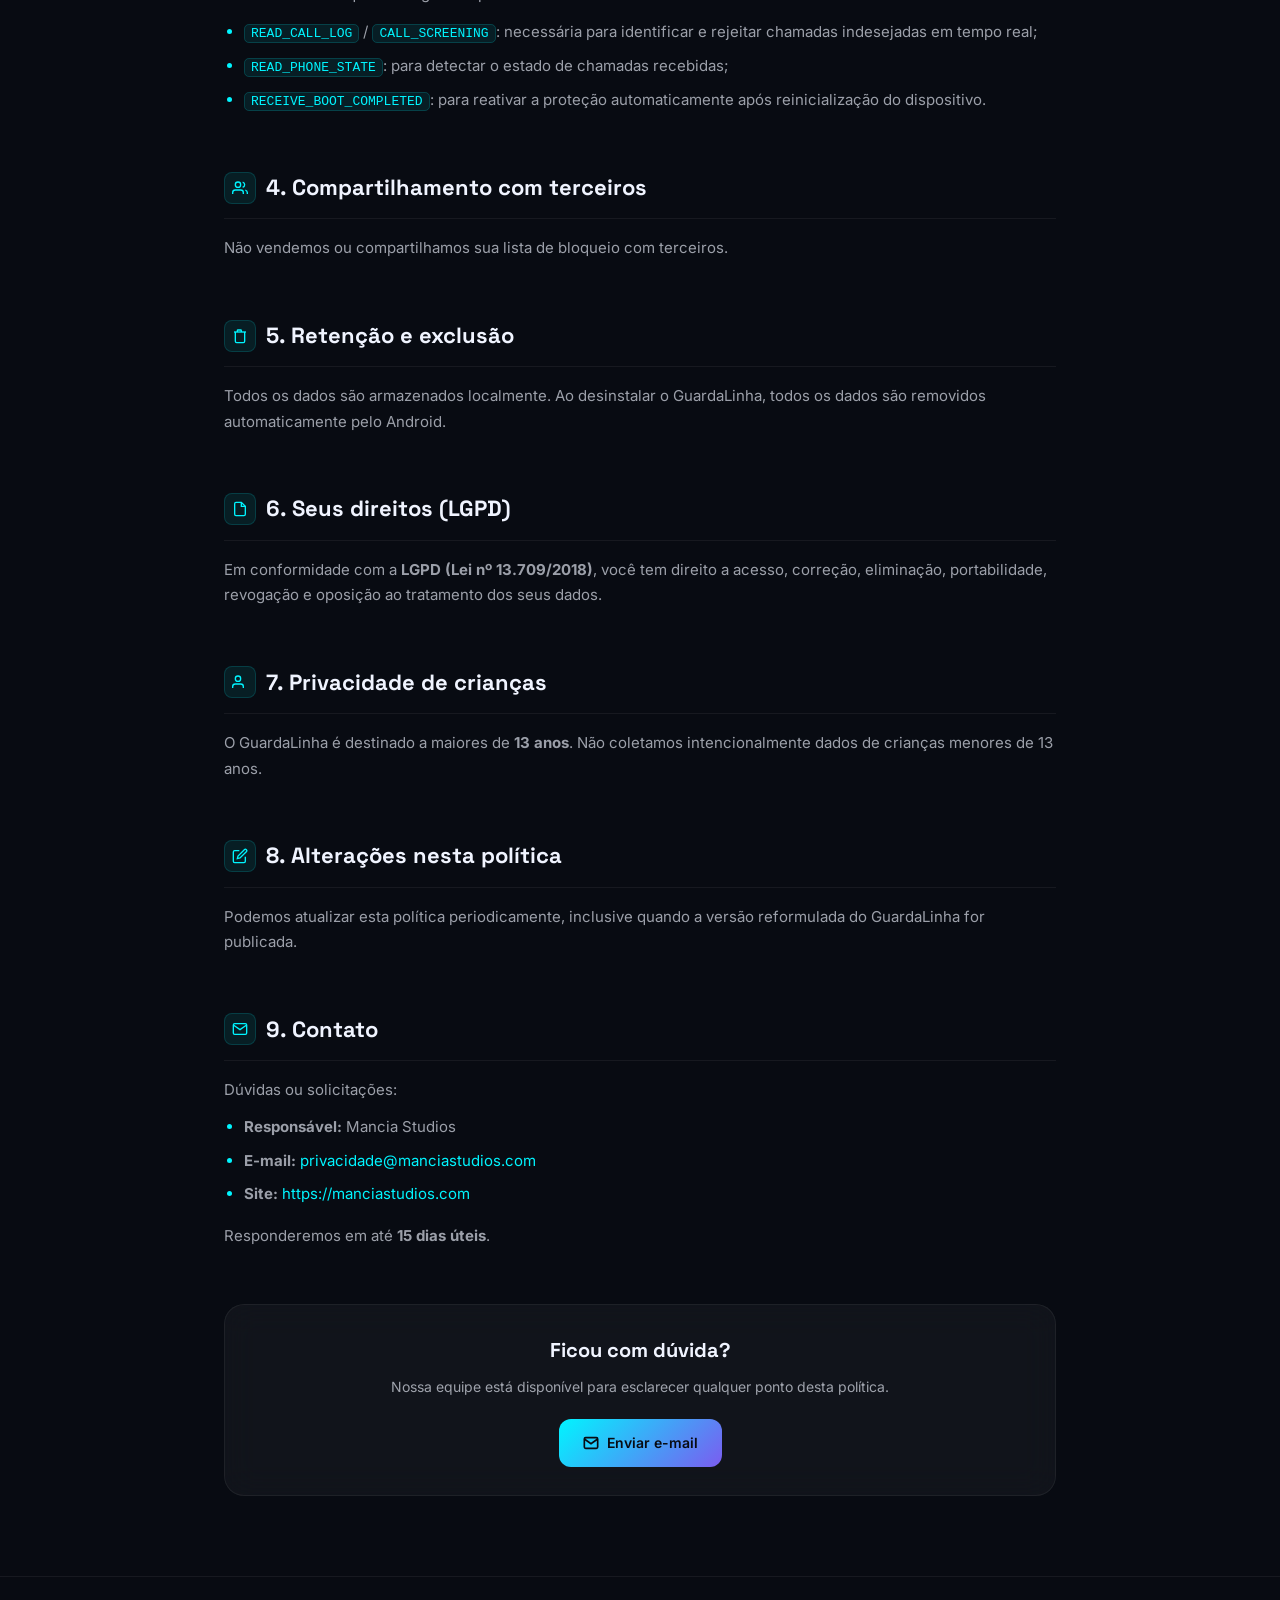
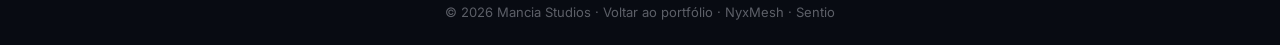
<file: policies/guardalinha/index.html>
<!DOCTYPE html>
<html lang="pt-BR" data-i18n-page="guardalinha">
<head>
  <meta charset="UTF-8" />
  <meta name="viewport" content="width=device-width, initial-scale=1.0" />
  <title>Política de Privacidade — GuardaLinha (Obsoleto) | Mancia Studios</title>
  <meta name="description" content="Política de privacidade do aplicativo GuardaLinha (status: obsoleto, aguardando atualização) pela Mancia Studios." />
  <meta name="robots" content="index, follow" />
  <meta name="theme-color" content="#080B12" />
  <link rel="canonical" href="https://manciastudios.com/policies/guardalinha/" />
  <link rel="icon" type="image/svg+xml" href="data:image/svg+xml,<svg xmlns='http://www.w3.org/2000/svg' viewBox='0 0 100 100'><text y='.9em' font-size='90'>🛡️</text></svg>" />
  <link rel="stylesheet" href="../../assets/css/global.css?v=3.2.0" />
  <link rel="stylesheet" href="../../assets/css/policy.css?v=3.2.0" />
</head>
<body>

  <nav class="policy-nav" aria-label="Navegação">
    <div class="container">
      <a href="../../" class="nav-logo" aria-label="Ir para Mancia Studios">
        Mancia<span>Studios</span>
      </a>
      <div style="display:flex;align-items:center;gap:16px;">
        <a href="../../" class="nav-back" id="nav-back-btn">
          <svg viewBox="0 0 24 24" fill="none" stroke="currentColor" stroke-width="2" width="16" height="16"><polyline points="15 18 9 12 15 6"/></svg>
          <span data-i18n="nav.back">Voltar ao portfólio</span>
        </a>
        <div class="lang-switch" id="lang-switch" role="switch" aria-checked="false" onclick="toggleLang()" data-lang="pt" tabindex="0" aria-label="Idioma: Português — clique para English">
          <span class="lang-opt">PT</span>
          <span class="lang-opt">EN</span>
          <div class="lang-pill"></div>
        </div>
      </div>
    </div>
  </nav>

  <header class="policy-hero">
    <div class="container">
      <div class="hero-tags">
        <div class="app-tag" aria-label="Aplicativo: GuardaLinha">
          <svg viewBox="0 0 24 24" fill="none" stroke="currentColor" stroke-width="2.5"><path d="M12 22s8-4 8-10V5l-8-3-8 3v7c0 6 8 10 8 10z"/></svg>
          <span data-i18n="policy.label">Política de Privacidade</span>
        </div>
        <div class="app-tag app-tag-obsolete">
          <svg viewBox="0 0 24 24" fill="none" stroke="currentColor" stroke-width="2.5"><circle cx="12" cy="12" r="10"/><line x1="12" y1="8" x2="12" y2="12"/><line x1="12" y1="16" x2="12.01" y2="16"/></svg>
          <span data-i18n="guardalinha.policy.obsolete.tag">OBSOLETE · Aguardando atualização</span>
        </div>
      </div>
      <h1>
        GuardaLinha —
        <span data-i18n="guardalinha.policy.subtitle">Proteção de Chamadas &amp; Segurança</span>
      </h1>
      <div class="policy-meta" role="list">
        <div class="policy-meta-item" role="listitem">
          <svg viewBox="0 0 24 24" fill="none" stroke="currentColor" stroke-width="2"><rect x="3" y="4" width="18" height="18" rx="2" ry="2"/><line x1="16" y1="2" x2="16" y2="6"/><line x1="8" y1="2" x2="8" y2="6"/><line x1="3" y1="10" x2="21" y2="10"/></svg>
          <span data-i18n="policy.updated.guarda">Última atualização: 22 de novembro de 2026</span>
        </div>
        <div class="policy-meta-item" role="listitem">
          <svg viewBox="0 0 24 24" fill="none" stroke="currentColor" stroke-width="2"><path d="M21 10c0 7-9 13-9 13s-9-6-9-13a9 9 0 0 1 18 0z"/><circle cx="12" cy="10" r="3"/></svg>
          <span data-i18n="policy.country">Desenvolvido no Brasil</span>
        </div>
        <div class="policy-meta-item" role="listitem">
          <svg viewBox="0 0 24 24" fill="none" stroke="currentColor" stroke-width="2"><path d="M3 9l9-7 9 7v11a2 2 0 0 1-2 2H5a2 2 0 0 1-2-2z"/></svg>
          <span>Mancia Studios</span>
        </div>
      </div>
    </div>
  </header>

  <main class="policy-body">

    <div class="obsolete-banner" role="status">
      <svg viewBox="0 0 24 24" fill="none" stroke="currentColor" stroke-width="2"><circle cx="12" cy="12" r="10"/><line x1="12" y1="8" x2="12" y2="12"/><line x1="12" y1="16" x2="12.01" y2="16"/></svg>
      <div data-i18n-html="guardalinha.obsolete.notice">
        <span><strong>Status do Projeto — OBSOLETE (Aguardando melhoria e atualização):</strong> O aplicativo GuardaLinha encontra-se temporariamente em fase de revisão e modernização técnica antes de receber novas versões. Esta Política de Privacidade permanece <strong>integralmente ativa e válida</strong> para todos os usuários com versões anteriores instaladas e para fins de conformidade junto à Google Play.</span>
      </div>
    </div>

    <nav class="toc" aria-label="Índice da política">
      <div class="toc-title" data-i18n="policy.toc.title">Índice</div>
      <ol class="toc-list" role="list">
        <li><a href="#coleta"     data-i18n="guardalinha.toc.1">1. Informações que coletamos</a></li>
        <li><a href="#uso"        data-i18n="guardalinha.toc.2">2. Como usamos suas informações</a></li>
        <li><a href="#permissoes" data-i18n="guardalinha.toc.3">3. Permissões necessárias</a></li>
        <li><a href="#terceiros"  data-i18n="guardalinha.toc.4">4. Compartilhamento com terceiros</a></li>
        <li><a href="#retencao"   data-i18n="guardalinha.toc.5">5. Retenção e exclusão</a></li>
        <li><a href="#direitos"   data-i18n="guardalinha.toc.6">6. Seus direitos (LGPD)</a></li>
        <li><a href="#criancas"   data-i18n="guardalinha.toc.7">7. Privacidade de crianças</a></li>
        <li><a href="#alteracoes" data-i18n="guardalinha.toc.8">8. Alterações nesta política</a></li>
        <li><a href="#contato"    data-i18n="guardalinha.toc.9">9. Contato</a></li>
      </ol>
    </nav>

    <div class="policy-section" id="coleta">
      <h2>
        <span class="icon" aria-hidden="true"><svg viewBox="0 0 24 24" fill="none" stroke="currentColor" stroke-width="2"><circle cx="12" cy="12" r="10"/><path d="M12 8v4M12 16h.01"/></svg></span>
        <span data-i18n="guardalinha.s1.title">1. Informações que coletamos</span>
      </h2>
      <div data-i18n-html="guardalinha.s1.body">
        <p>O GuardaLinha coleta apenas as informações necessárias para bloquear chamadas indesejadas:</p>
        <ul>
          <li><strong>Números de telefone:</strong> números adicionados à sua lista de bloqueio (armazenados localmente);</li>
          <li><strong>Registros de chamadas bloqueadas:</strong> data, hora e número das chamadas interceptadas;</li>
          <li><strong>Dados de uso anônimos:</strong> estatísticas locais de funcionamento para melhoria do app.</li>
        </ul>
        <div class="info-box" role="note"><svg viewBox="0 0 24 24" fill="none" stroke="currentColor" stroke-width="2"><circle cx="12" cy="12" r="10"/><path d="M12 8v4M12 16h.01"/></svg><span><strong>Não acessamos</strong> o conteúdo de áudio das suas chamadas, mensagens SMS ou qualquer dado pessoal além dos números configurados na triagem.</span></div>
      </div>
    </div>

    <div class="policy-section" id="uso">
      <h2>
        <span class="icon" aria-hidden="true"><svg viewBox="0 0 24 24" fill="none" stroke="currentColor" stroke-width="2"><polyline points="22 12 18 12 15 21 9 3 6 12 2 12"/></svg></span>
        <span data-i18n="guardalinha.s2.title">2. Como usamos suas informações</span>
      </h2>
      <div data-i18n-html="guardalinha.s2.body">
        <p>As informações processadas são usadas exclusivamente para identificar e bloquear chamadas da sua lista, exibir histórico local e aprimorar a estabilidade do app.</p>
      </div>
    </div>

    <div class="policy-section" id="permissoes">
      <h2>
        <span class="icon" aria-hidden="true"><svg viewBox="0 0 24 24" fill="none" stroke="currentColor" stroke-width="2"><path d="M12 22s8-4 8-10V5l-8-3-8 3v7c0 6 8 10 8 10z"/></svg></span>
        <span data-i18n="guardalinha.s3.title">3. Permissões necessárias</span>
      </h2>
      <div data-i18n-html="guardalinha.s3.body">
        <p>O GuardaLinha requer as seguintes permissões do Android:</p>
        <ul>
          <li><code>READ_CALL_LOG</code> / <code>CALL_SCREENING</code>: necessária para identificar e rejeitar chamadas indesejadas em tempo real;</li>
          <li><code>READ_PHONE_STATE</code>: para detectar o estado de chamadas recebidas;</li>
          <li><code>RECEIVE_BOOT_COMPLETED</code>: para reativar a proteção automaticamente após reinicialização do dispositivo.</li>
        </ul>
      </div>
    </div>

    <div class="policy-section" id="terceiros">
      <h2>
        <span class="icon" aria-hidden="true"><svg viewBox="0 0 24 24" fill="none" stroke="currentColor" stroke-width="2"><path d="M17 21v-2a4 4 0 0 0-4-4H5a4 4 0 0 0-4 4v2"/><circle cx="9" cy="7" r="4"/><path d="M23 21v-2a4 4 0 0 0-3-3.87"/><path d="M16 3.13a4 4 0 0 1 0 7.75"/></svg></span>
        <span data-i18n="guardalinha.s4.title">4. Compartilhamento com terceiros</span>
      </h2>
      <div data-i18n-html="guardalinha.s4.body">
        <p>Não vendemos ou compartilhamos sua lista de bloqueio com terceiros.</p>
      </div>
    </div>

    <div class="policy-section" id="retencao">
      <h2>
        <span class="icon" aria-hidden="true"><svg viewBox="0 0 24 24" fill="none" stroke="currentColor" stroke-width="2"><polyline points="3 6 5 6 21 6"/><path d="M19 6v14a2 2 0 0 1-2 2H7a2 2 0 0 1-2-2V6m3 0V4a1 1 0 0 1 1-1h4a1 1 0 0 1 1 1v2"/></svg></span>
        <span data-i18n="guardalinha.s5.title">5. Retenção e exclusão</span>
      </h2>
      <div data-i18n-html="guardalinha.s5.body">
        <p>Todos os dados são armazenados localmente. Ao desinstalar o GuardaLinha, todos os dados são removidos automaticamente pelo Android.</p>
      </div>
    </div>

    <div class="policy-section" id="direitos">
      <h2>
        <span class="icon" aria-hidden="true"><svg viewBox="0 0 24 24" fill="none" stroke="currentColor" stroke-width="2"><path d="M14 2H6a2 2 0 0 0-2 2v16a2 2 0 0 0 2 2h12a2 2 0 0 0 2-2V8z"/><polyline points="14 2 14 8 20 8"/></svg></span>
        <span data-i18n="guardalinha.s6.title">6. Seus direitos (LGPD)</span>
      </h2>
      <div data-i18n-html="guardalinha.s6.body">
        <p>Em conformidade com a <strong>LGPD (Lei nº 13.709/2018)</strong>, você tem direito a acesso, correção, eliminação, portabilidade, revogação e oposição ao tratamento dos seus dados.</p>
      </div>
    </div>

    <div class="policy-section" id="criancas">
      <h2>
        <span class="icon" aria-hidden="true"><svg viewBox="0 0 24 24" fill="none" stroke="currentColor" stroke-width="2"><path d="M17 21v-2a4 4 0 0 0-4-4H5a4 4 0 0 0-4 4v2"/><circle cx="9" cy="7" r="4"/></svg></span>
        <span data-i18n="guardalinha.s7.title">7. Privacidade de crianças</span>
      </h2>
      <div data-i18n-html="guardalinha.s7.body">
        <p>O GuardaLinha é destinado a maiores de <strong>13 anos</strong>. Não coletamos intencionalmente dados de crianças menores de 13 anos.</p>
      </div>
    </div>

    <div class="policy-section" id="alteracoes">
      <h2>
        <span class="icon" aria-hidden="true"><svg viewBox="0 0 24 24" fill="none" stroke="currentColor" stroke-width="2"><path d="M11 4H4a2 2 0 0 0-2 2v14a2 2 0 0 0 2 2h14a2 2 0 0 0 2-2v-7"/><path d="M18.5 2.5a2.121 2.121 0 0 1 3 3L12 15l-4 1 1-4 9.5-9.5z"/></svg></span>
        <span data-i18n="guardalinha.s8.title">8. Alterações nesta política</span>
      </h2>
      <div data-i18n-html="guardalinha.s8.body">
        <p>Podemos atualizar esta política periodicamente, inclusive quando a versão reformulada do GuardaLinha for publicada.</p>
      </div>
    </div>

    <div class="policy-section" id="contato">
      <h2>
        <span class="icon" aria-hidden="true"><svg viewBox="0 0 24 24" fill="none" stroke="currentColor" stroke-width="2"><path d="M4 4h16c1.1 0 2 .9 2 2v12c0 1.1-.9 2-2 2H4c-1.1 0-2-.9-2-2V6c0-1.1.9-2 2-2z"/><polyline points="22,6 12,13 2,6"/></svg></span>
        <span data-i18n="guardalinha.s9.title">9. Contato</span>
      </h2>
      <div data-i18n-html="guardalinha.s9.body">
        <p>Dúvidas ou solicitações:</p>
        <ul>
          <li><strong>Responsável:</strong> Mancia Studios</li>
          <li><strong>E-mail:</strong> <a href="mailto:privacidade@manciastudios.com">privacidade@manciastudios.com</a></li>
          <li><strong>Site:</strong> <a href="https://manciastudios.com">https://manciastudios.com</a></li>
        </ul>
        <p>Responderemos em até <strong>15 dias úteis</strong>.</p>
      </div>
    </div>

    <div class="contact-box" role="complementary">
      <h3 data-i18n="guardalinha.contact.title">Ficou com dúvida?</h3>
      <p data-i18n="guardalinha.contact.subtitle">Nossa equipe está disponível para esclarecer qualquer ponto desta política.</p>
      <a href="mailto:privacidade@manciastudios.com" id="contact-policy-guardalinha">
        <svg width="16" height="16" viewBox="0 0 24 24" fill="none" stroke="currentColor" stroke-width="2.5"><path d="M4 4h16c1.1 0 2 .9 2 2v12c0 1.1-.9 2-2 2H4c-1.1 0-2-.9-2-2V6c0-1.1.9-2 2-2z"/><polyline points="22,6 12,13 2,6"/></svg>
        <span data-i18n="guardalinha.contact.btn">Enviar e-mail</span>
      </a>
    </div>

  </main>

  <footer class="policy-footer" role="contentinfo">
    <p data-i18n-html="guardalinha.footer">© <span id="footer-year" class="js-current-year">2026</span> Mancia Studios · <a href="../../">Voltar ao portfólio</a> · <a href="../nyxmesh/">NyxMesh</a> · <a href="../sentio/">Sentio</a></p>
  </footer>

  <script src="../../assets/js/translations.js?v=3.2.0"></script>
  <script src="../../assets/js/i18n.js?v=3.2.0"></script>
</body>
</html>
</file>
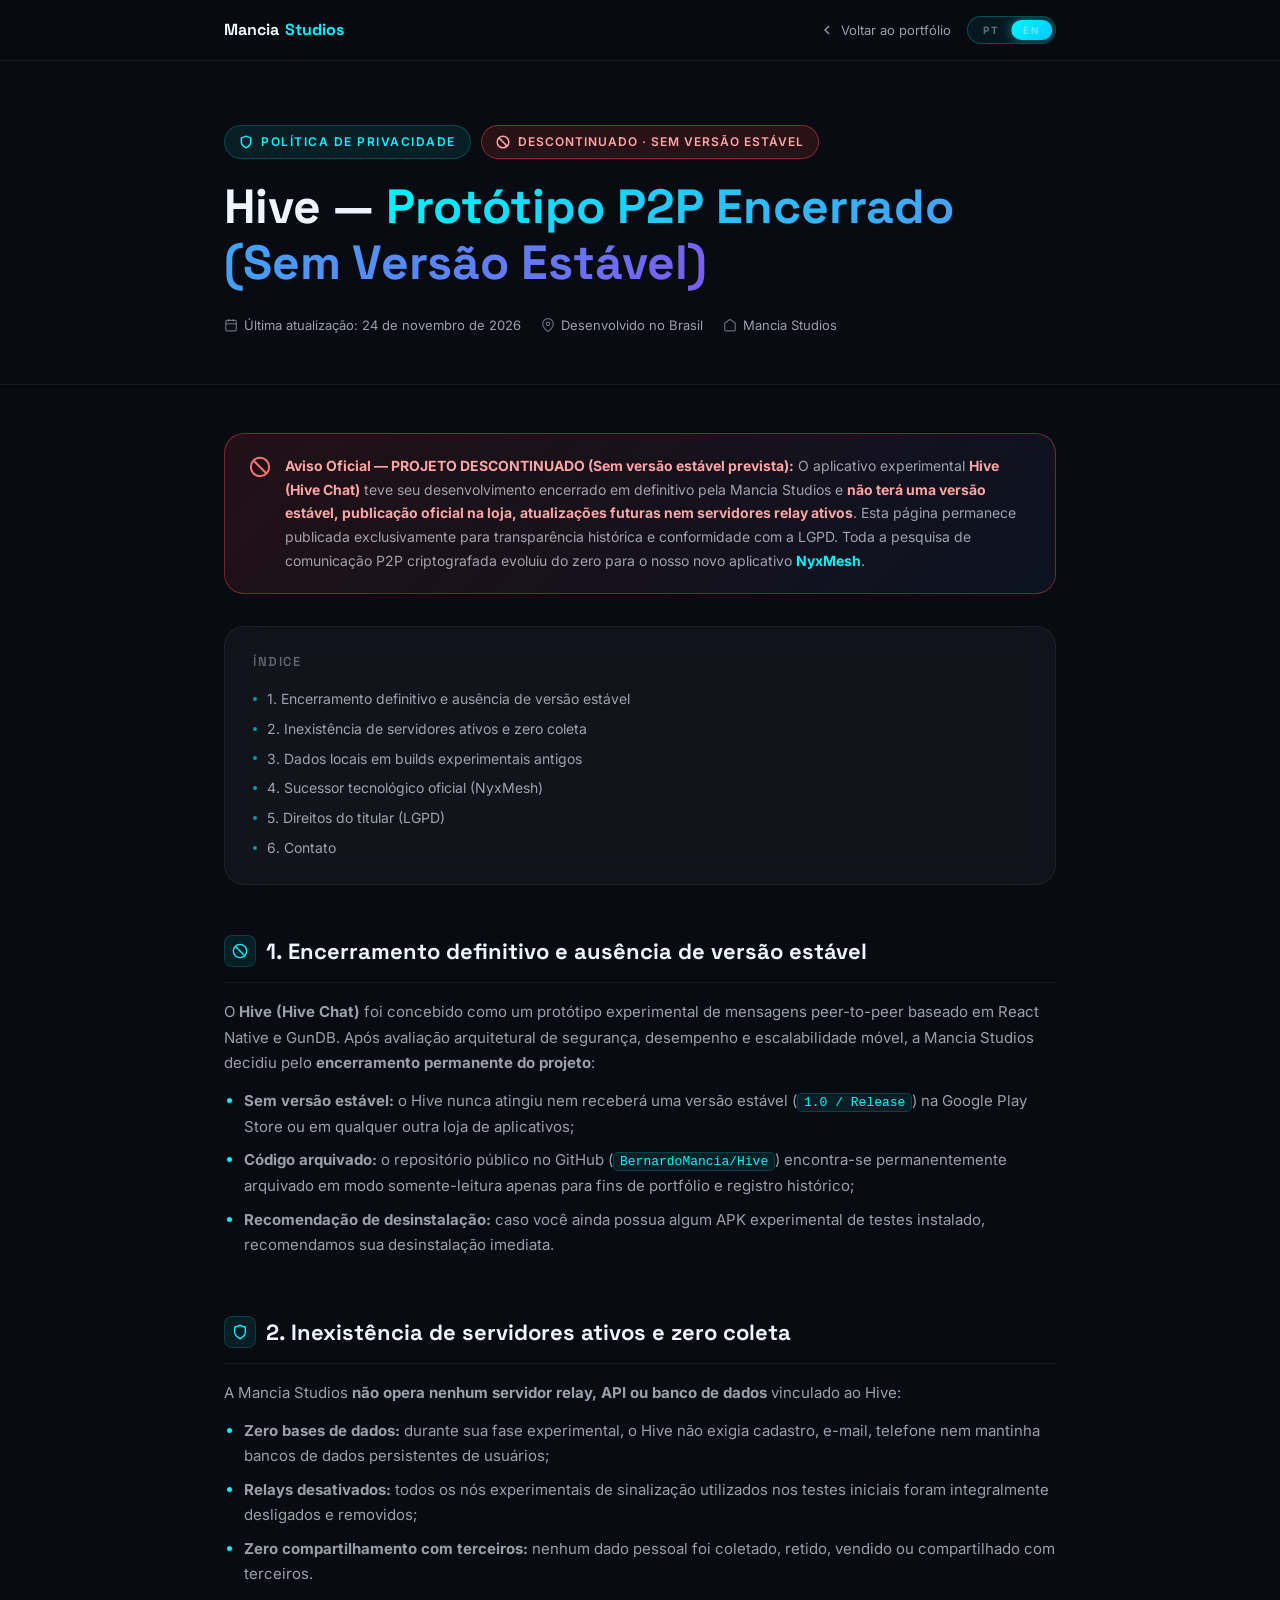
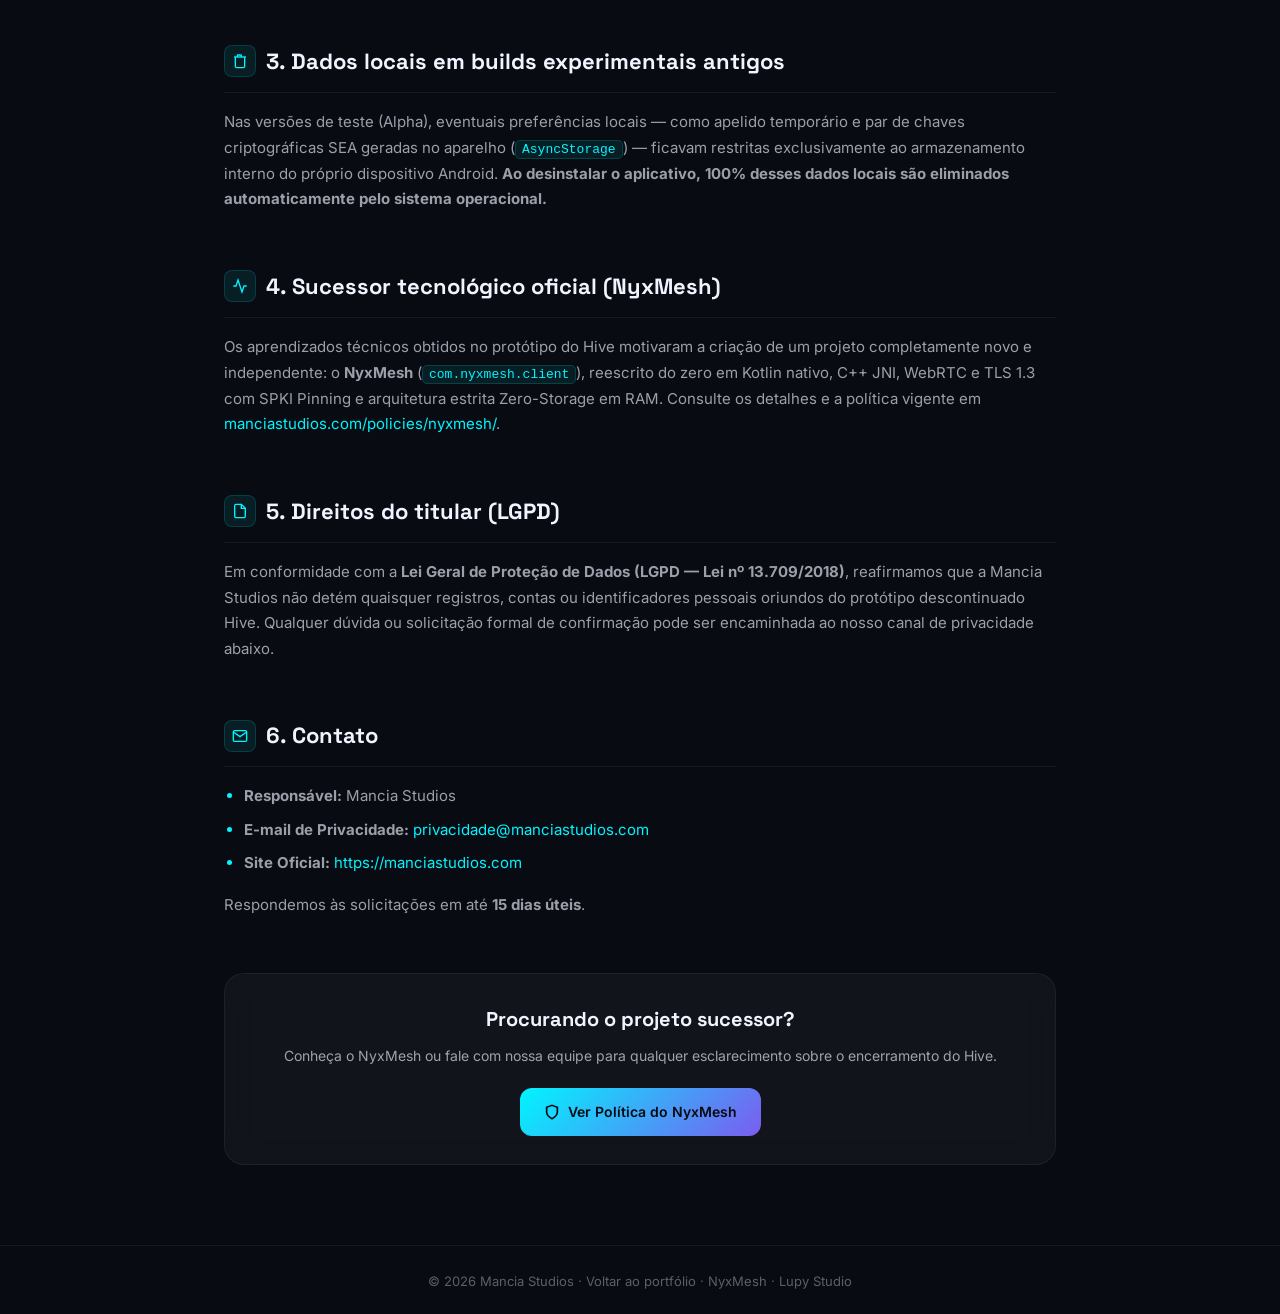
<file: policies/hive-chat/index.html>
<!DOCTYPE html>
<html lang="pt-BR" data-i18n-page="hive">
<head>
  <meta charset="UTF-8" />
  <meta name="viewport" content="width=device-width, initial-scale=1.0, viewport-fit=cover" />
  <title>Política &amp; Aviso de Encerramento — Hive (Descontinuado) | Mancia Studios</title>
  <meta name="description" content="Aviso oficial de encerramento definitivo (sem versão estável) e política de privacidade histórica do protótipo Hive (Hive Chat) pela Mancia Studios." />
  <meta name="robots" content="index, follow" />
  <meta name="theme-color" content="#080B12" />
  <link rel="canonical" href="https://manciastudios.com/policies/hive-chat/" />
  <link rel="icon" type="image/svg+xml" href="data:image/svg+xml,<svg xmlns='http://www.w3.org/2000/svg' viewBox='0 0 100 100'><text y='.9em' font-size='90'>🐝</text></svg>" />
  <link rel="stylesheet" href="../../assets/css/global.css?v=3.2.0" />
  <link rel="stylesheet" href="../../assets/css/policy.css?v=3.2.0" />
</head>
<body>

  <nav class="policy-nav" aria-label="Navegação">
    <div class="container">
      <a href="../../" class="nav-logo" aria-label="Ir para Mancia Studios">
        Mancia<span>Studios</span>
      </a>
      <div style="display:flex;align-items:center;gap:16px;">
        <a href="../../" class="nav-back" id="nav-back-btn">
          <svg viewBox="0 0 24 24" fill="none" stroke="currentColor" stroke-width="2" width="16" height="16"><polyline points="15 18 9 12 15 6"/></svg>
          <span data-i18n="nav.back">Voltar ao portfólio</span>
        </a>
        <div class="lang-switch" id="lang-switch" role="switch" aria-checked="false" onclick="toggleLang()" data-lang="pt" tabindex="0" aria-label="Idioma: Português — clique para English">
          <span class="lang-opt">PT</span>
          <span class="lang-opt">EN</span>
          <div class="lang-pill"></div>
        </div>
      </div>
    </div>
  </nav>

  <header class="policy-hero">
    <div class="container">
      <div class="hero-tags">
        <div class="app-tag" aria-label="Aplicativo: Hive">
          <svg viewBox="0 0 24 24" fill="none" stroke="currentColor" stroke-width="2.5"><path d="M12 22s8-4 8-10V5l-8-3-8 3v7c0 6 8 10 8 10z"/></svg>
          <span data-i18n="policy.label">Política de Privacidade</span>
        </div>
        <div class="app-tag app-tag-discontinued">
          <svg viewBox="0 0 24 24" fill="none" stroke="currentColor" stroke-width="2.5"><circle cx="12" cy="12" r="10"/><line x1="4.93" y1="4.93" x2="19.07" y2="19.07"/></svg>
          <span data-i18n="hive.policy.discontinued.tag">DESCONTINUADO · Sem versão estável</span>
        </div>
      </div>
      <h1>
        Hive —
        <span data-i18n="hive.policy.subtitle">Protótipo P2P Encerrado (Sem Versão Estável)</span>
      </h1>
      <div class="policy-meta" role="list">
        <div class="policy-meta-item" role="listitem">
          <svg viewBox="0 0 24 24" fill="none" stroke="currentColor" stroke-width="2"><rect x="3" y="4" width="18" height="18" rx="2" ry="2"/><line x1="16" y1="2" x2="16" y2="6"/><line x1="8" y1="2" x2="8" y2="6"/><line x1="3" y1="10" x2="21" y2="10"/></svg>
          <span data-i18n="hive.policy.updated">Última atualização: 24 de novembro de 2026</span>
        </div>
        <div class="policy-meta-item" role="listitem">
          <svg viewBox="0 0 24 24" fill="none" stroke="currentColor" stroke-width="2"><path d="M21 10c0 7-9 13-9 13s-9-6-9-13a9 9 0 0 1 18 0z"/><circle cx="12" cy="10" r="3"/></svg>
          <span data-i18n="policy.country">Desenvolvido no Brasil</span>
        </div>
        <div class="policy-meta-item" role="listitem">
          <svg viewBox="0 0 24 24" fill="none" stroke="currentColor" stroke-width="2"><path d="M3 9l9-7 9 7v11a2 2 0 0 1-2 2H5a2 2 0 0 1-2-2z"/></svg>
          <span>Mancia Studios</span>
        </div>
      </div>
    </div>
  </header>

  <main class="policy-body">

    <div class="discontinued-banner" role="status">
      <svg viewBox="0 0 24 24" fill="none" stroke="currentColor" stroke-width="2.2"><circle cx="12" cy="12" r="10"/><line x1="4.93" y1="4.93" x2="19.07" y2="19.07"/></svg>
      <div data-i18n-html="hive.discontinued.notice">
        <span><strong>Aviso Oficial — PROJETO DESCONTINUADO (Sem versão estável prevista):</strong> O aplicativo experimental <strong>Hive (Hive Chat)</strong> teve seu desenvolvimento encerrado em definitivo pela Mancia Studios e <strong>não terá uma versão estável, publicação oficial na loja, atualizações futuras nem servidores relay ativos</strong>. Esta página permanece publicada exclusivamente para transparência histórica e conformidade com a LGPD. Toda a pesquisa de comunicação P2P criptografada evoluiu do zero para o nosso novo aplicativo <strong><a href="../nyxmesh/">NyxMesh</a></strong>.</span>
      </div>
    </div>

    <nav class="toc" aria-label="Índice da política">
      <div class="toc-title" data-i18n="policy.toc.title">Índice</div>
      <ol class="toc-list" role="list">
        <li><a href="#encerramento" data-i18n="hive.toc.1">1. Encerramento definitivo e ausência de versão estável</a></li>
        <li><a href="#infra"        data-i18n="hive.toc.2">2. Inexistência de servidores ativos e zero coleta</a></li>
        <li><a href="#dados-locais" data-i18n="hive.toc.3">3. Dados locais em builds experimentais antigos</a></li>
        <li><a href="#sucessor"     data-i18n="hive.toc.4">4. Sucessor tecnológico oficial (NyxMesh)</a></li>
        <li><a href="#direitos"     data-i18n="hive.toc.5">5. Direitos do titular (LGPD)</a></li>
        <li><a href="#contato"      data-i18n="hive.toc.6">6. Contato</a></li>
      </ol>
    </nav>

    <div class="policy-section" id="encerramento">
      <h2>
        <span class="icon" aria-hidden="true">
          <svg viewBox="0 0 24 24" fill="none" stroke="currentColor" stroke-width="2"><circle cx="12" cy="12" r="10"/><line x1="4.93" y1="4.93" x2="19.07" y2="19.07"/></svg>
        </span>
        <span data-i18n="hive.s1.title">1. Encerramento definitivo e ausência de versão estável</span>
      </h2>
      <div data-i18n-html="hive.s1.body">
        <p>O <strong>Hive (Hive Chat)</strong> foi concebido como um protótipo experimental de mensagens peer-to-peer baseado em React Native e GunDB. Após avaliação arquitetural de segurança, desempenho e escalabilidade móvel, a Mancia Studios decidiu pelo <strong>encerramento permanente do projeto</strong>:</p>
        <ul>
          <li><strong>Sem versão estável:</strong> o Hive nunca atingiu nem receberá uma versão estável (<code>1.0 / Release</code>) na Google Play Store ou em qualquer outra loja de aplicativos;</li>
          <li><strong>Código arquivado:</strong> o repositório público no GitHub (<code>BernardoMancia/Hive</code>) encontra-se permanentemente arquivado em modo somente-leitura apenas para fins de portfólio e registro histórico;</li>
          <li><strong>Recomendação de desinstalação:</strong> caso você ainda possua algum APK experimental de testes instalado, recomendamos sua desinstalação imediata.</li>
        </ul>
      </div>
    </div>

    <div class="policy-section" id="infra">
      <h2>
        <span class="icon" aria-hidden="true">
          <svg viewBox="0 0 24 24" fill="none" stroke="currentColor" stroke-width="2"><path d="M12 22s8-4 8-10V5l-8-3-8 3v7c0 6 8 10 8 10z"/></svg>
        </span>
        <span data-i18n="hive.s2.title">2. Inexistência de servidores ativos e zero coleta</span>
      </h2>
      <div data-i18n-html="hive.s2.body">
        <p>A Mancia Studios <strong>não opera nenhum servidor relay, API ou banco de dados</strong> vinculado ao Hive:</p>
        <ul>
          <li><strong>Zero bases de dados:</strong> durante sua fase experimental, o Hive não exigia cadastro, e-mail, telefone nem mantinha bancos de dados persistentes de usuários;</li>
          <li><strong>Relays desativados:</strong> todos os nós experimentais de sinalização utilizados nos testes iniciais foram integralmente desligados e removidos;</li>
          <li><strong>Zero compartilhamento com terceiros:</strong> nenhum dado pessoal foi coletado, retido, vendido ou compartilhado com terceiros.</li>
        </ul>
      </div>
    </div>

    <div class="policy-section" id="dados-locais">
      <h2>
        <span class="icon" aria-hidden="true">
          <svg viewBox="0 0 24 24" fill="none" stroke="currentColor" stroke-width="2"><polyline points="3 6 5 6 21 6"/><path d="M19 6v14a2 2 0 0 1-2 2H7a2 2 0 0 1-2-2V6m3 0V4a1 1 0 0 1 1-1h4a1 1 0 0 1 1 1v2"/></svg>
        </span>
        <span data-i18n="hive.s3.title">3. Dados locais em builds experimentais antigos</span>
      </h2>
      <div data-i18n-html="hive.s3.body">
        <p>Nas versões de teste (Alpha), eventuais preferências locais — como apelido temporário e par de chaves criptográficas SEA geradas no aparelho (<code>AsyncStorage</code>) — ficavam restritas exclusivamente ao armazenamento interno do próprio dispositivo Android. <strong>Ao desinstalar o aplicativo, 100% desses dados locais são eliminados automaticamente pelo sistema operacional.</strong></p>
      </div>
    </div>

    <div class="policy-section" id="sucessor">
      <h2>
        <span class="icon" aria-hidden="true">
          <svg viewBox="0 0 24 24" fill="none" stroke="currentColor" stroke-width="2"><polyline points="22 12 18 12 15 21 9 3 6 12 2 12"/></svg>
        </span>
        <span data-i18n="hive.s4.title">4. Sucessor tecnológico oficial (NyxMesh)</span>
      </h2>
      <div data-i18n-html="hive.s4.body">
        <p>Os aprendizados técnicos obtidos no protótipo do Hive motivaram a criação de um projeto completamente novo e independente: o <strong>NyxMesh</strong> (<code>com.nyxmesh.client</code>), reescrito do zero em Kotlin nativo, C++ JNI, WebRTC e TLS 1.3 com SPKI Pinning e arquitetura estrita Zero-Storage em RAM. Consulte os detalhes e a política vigente em <a href="../nyxmesh/">manciastudios.com/policies/nyxmesh/</a>.</p>
      </div>
    </div>

    <div class="policy-section" id="direitos">
      <h2>
        <span class="icon" aria-hidden="true">
          <svg viewBox="0 0 24 24" fill="none" stroke="currentColor" stroke-width="2"><path d="M14 2H6a2 2 0 0 0-2 2v16a2 2 0 0 0 2 2h12a2 2 0 0 0 2-2V8z"/><polyline points="14 2 14 8 20 8"/></svg>
        </span>
        <span data-i18n="hive.s5.title">5. Direitos do titular (LGPD)</span>
      </h2>
      <div data-i18n-html="hive.s5.body">
        <p>Em conformidade com a <strong>Lei Geral de Proteção de Dados (LGPD — Lei nº 13.709/2018)</strong>, reafirmamos que a Mancia Studios não detém quaisquer registros, contas ou identificadores pessoais oriundos do protótipo descontinuado Hive. Qualquer dúvida ou solicitação formal de confirmação pode ser encaminhada ao nosso canal de privacidade abaixo.</p>
      </div>
    </div>

    <div class="policy-section" id="contato">
      <h2>
        <span class="icon" aria-hidden="true">
          <svg viewBox="0 0 24 24" fill="none" stroke="currentColor" stroke-width="2"><path d="M4 4h16c1.1 0 2 .9 2 2v12c0 1.1-.9 2-2 2H4c-1.1 0-2-.9-2-2V6c0-1.1.9-2 2-2z"/><polyline points="22,6 12,13 2,6"/></svg>
        </span>
        <span data-i18n="hive.s6.title">6. Contato</span>
      </h2>
      <div data-i18n-html="hive.s6.body">
        <ul>
          <li><strong>Responsável:</strong> Mancia Studios</li>
          <li><strong>E-mail de Privacidade:</strong> <a href="mailto:privacidade@manciastudios.com">privacidade@manciastudios.com</a></li>
          <li><strong>Site Oficial:</strong> <a href="https://manciastudios.com">https://manciastudios.com</a></li>
        </ul>
        <p>Respondemos às solicitações em até <strong>15 dias úteis</strong>.</p>
      </div>
    </div>

    <div class="contact-box" role="complementary">
      <h3 data-i18n="hive.contact.title">Procurando o projeto sucessor?</h3>
      <p data-i18n="hive.contact.subtitle">Conheça o NyxMesh ou fale com nossa equipe para qualquer esclarecimento sobre o encerramento do Hive.</p>
      <a href="../nyxmesh/" id="cta-hive-successor">
        <svg width="16" height="16" viewBox="0 0 24 24" fill="none" stroke="currentColor" stroke-width="2.5"><path d="M12 22s8-4 8-10V5l-8-3-8 3v7c0 6 8 10 8 10z"/></svg>
        <span data-i18n="hive.contact.btn">Ver Política do NyxMesh</span>
      </a>
    </div>

  </main>

  <footer class="policy-footer" role="contentinfo">
    <p data-i18n-html="hive.footer">© <span id="footer-year" class="js-current-year">2026</span> Mancia Studios · <a href="../../">Voltar ao portfólio</a> · <a href="../nyxmesh/">NyxMesh</a> · <a href="../lupystudio/">Lupy Studio</a></p>
  </footer>

  <script src="../../assets/js/translations.js?v=3.2.0"></script>
  <script src="../../assets/js/i18n.js?v=3.2.0"></script>
</body>
</html>
</file>
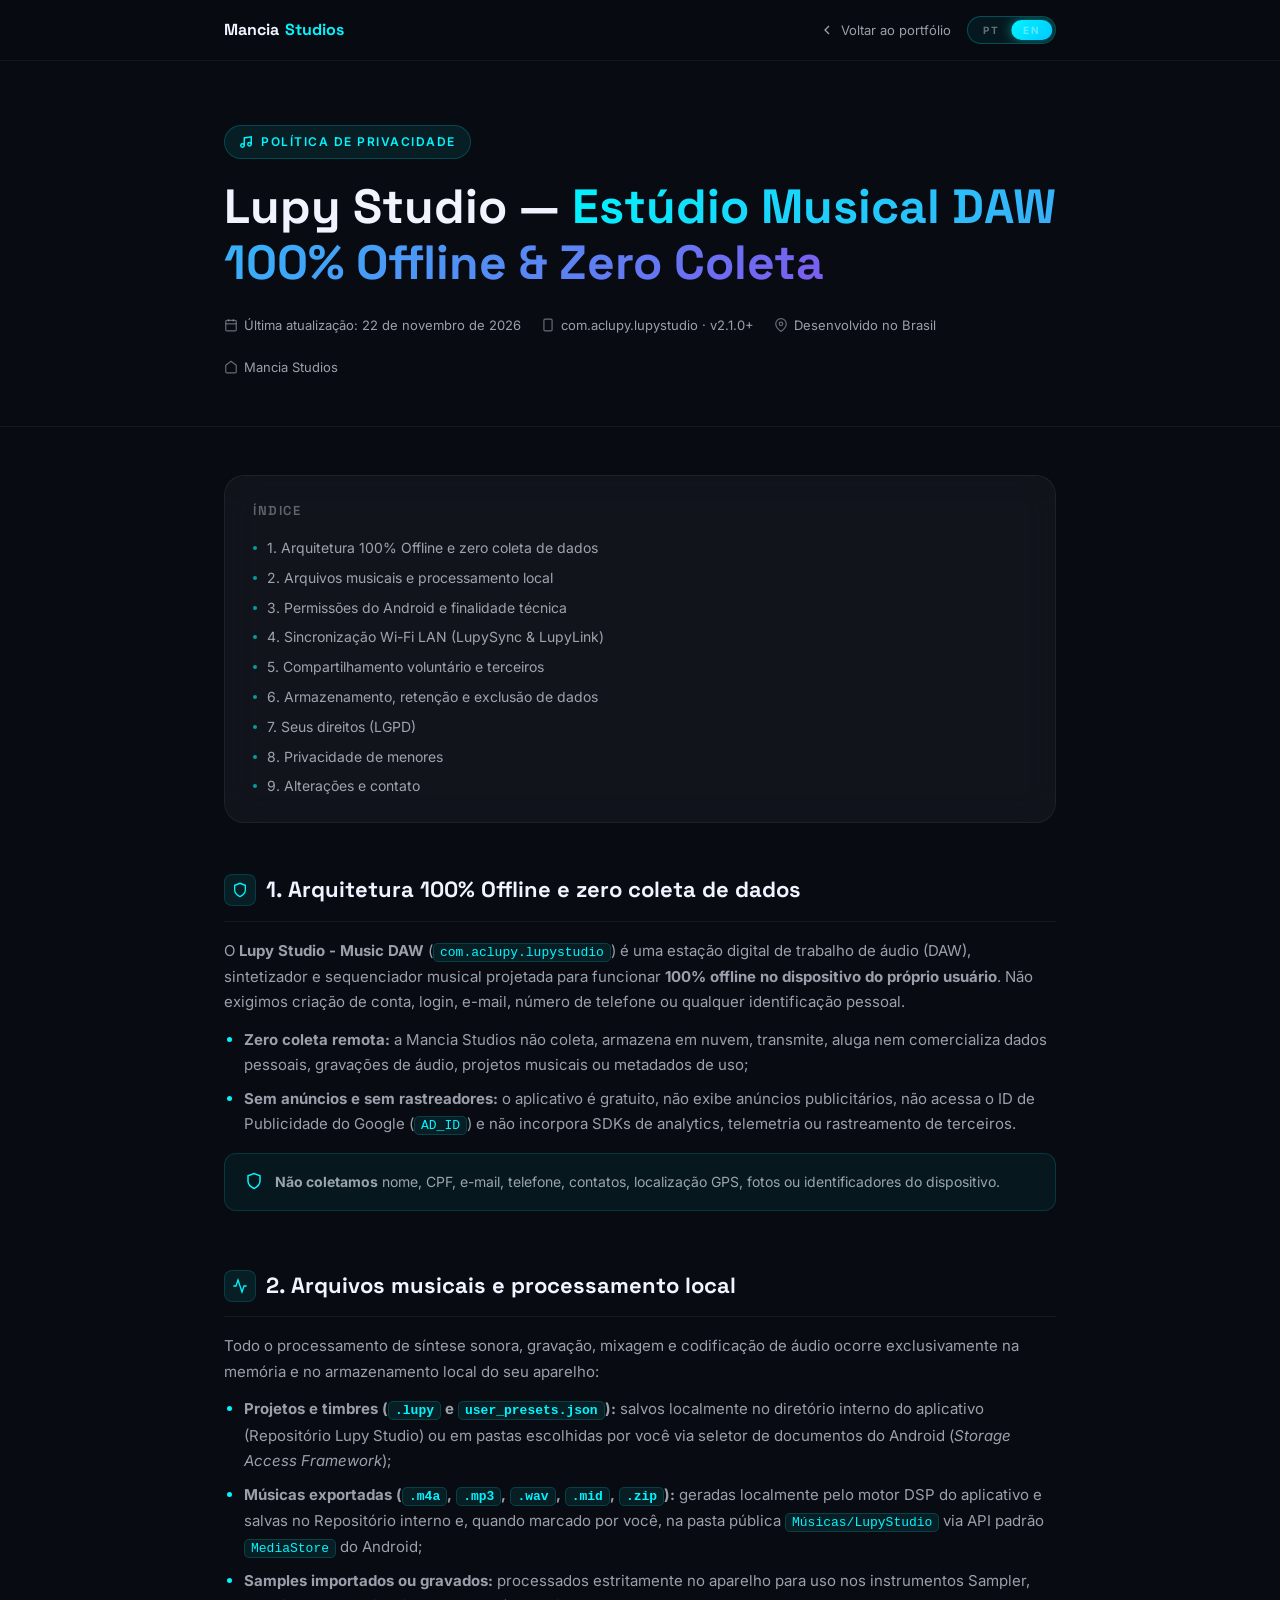
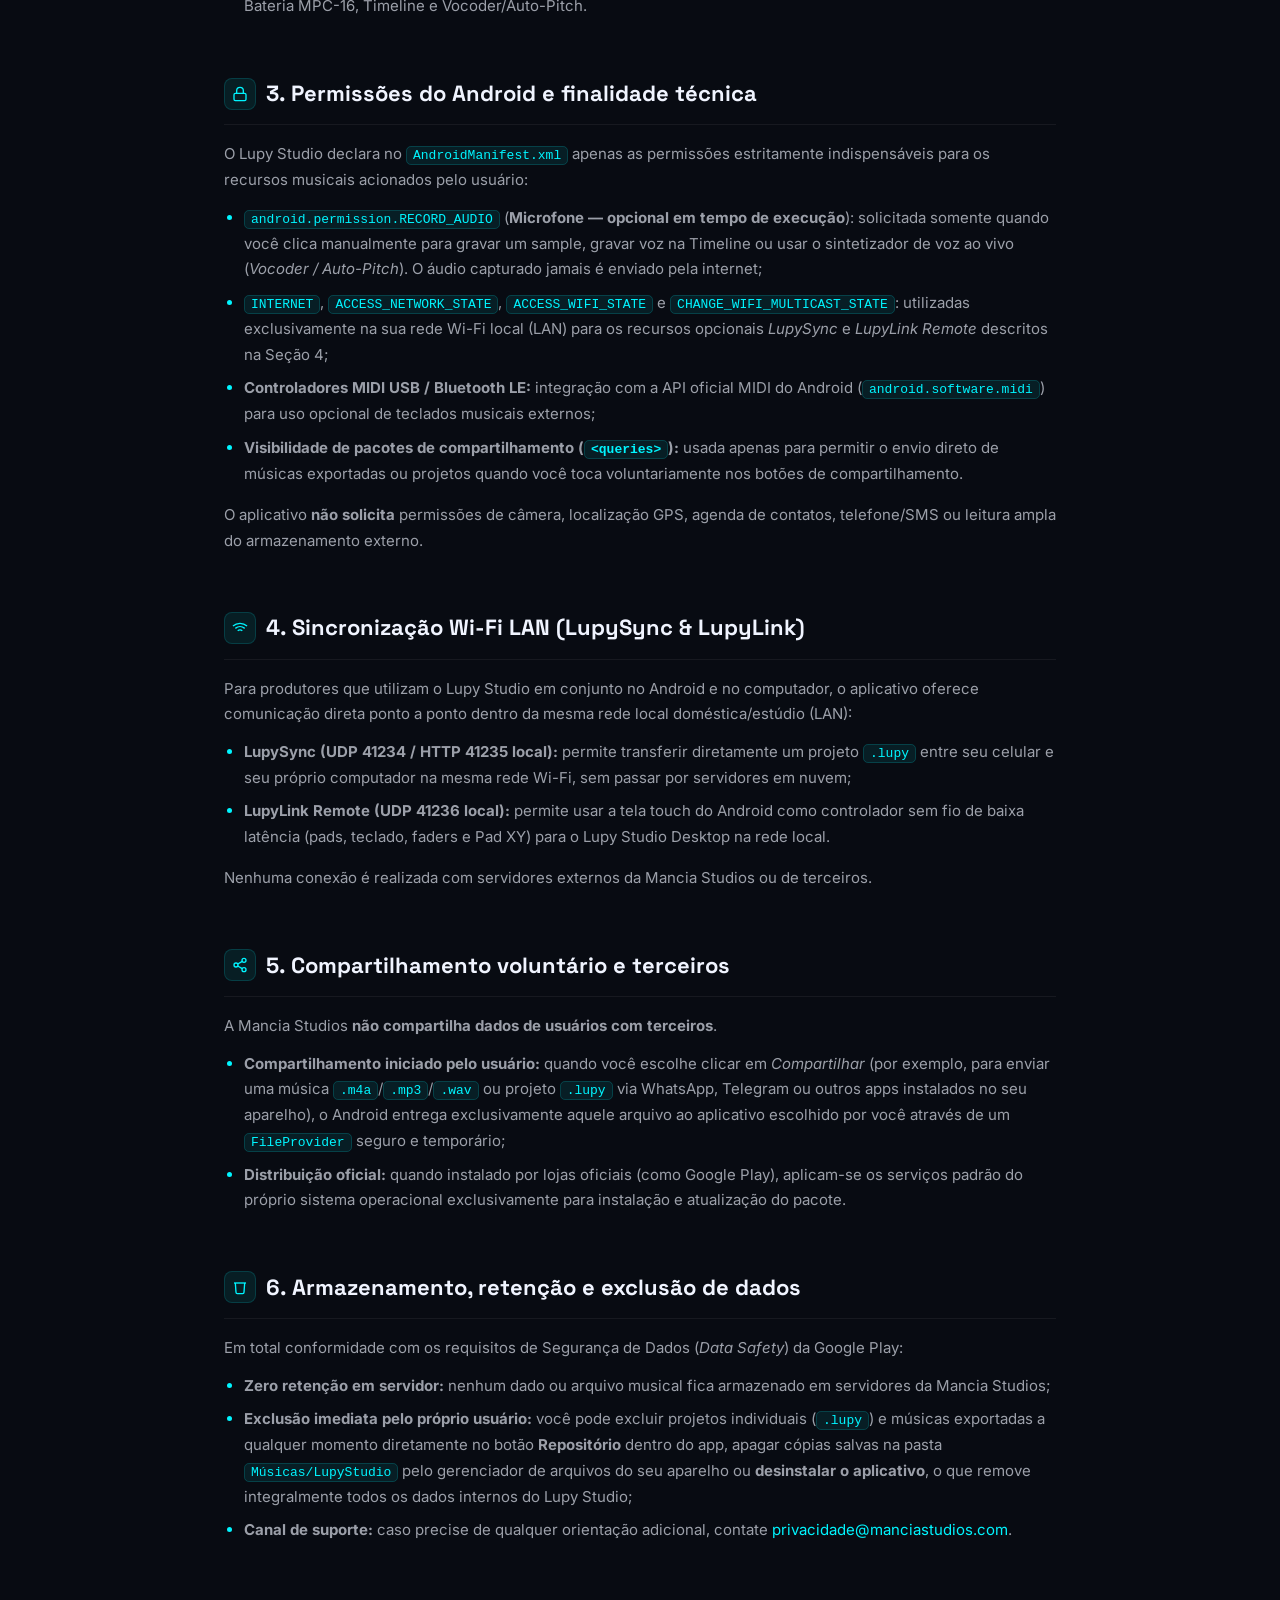
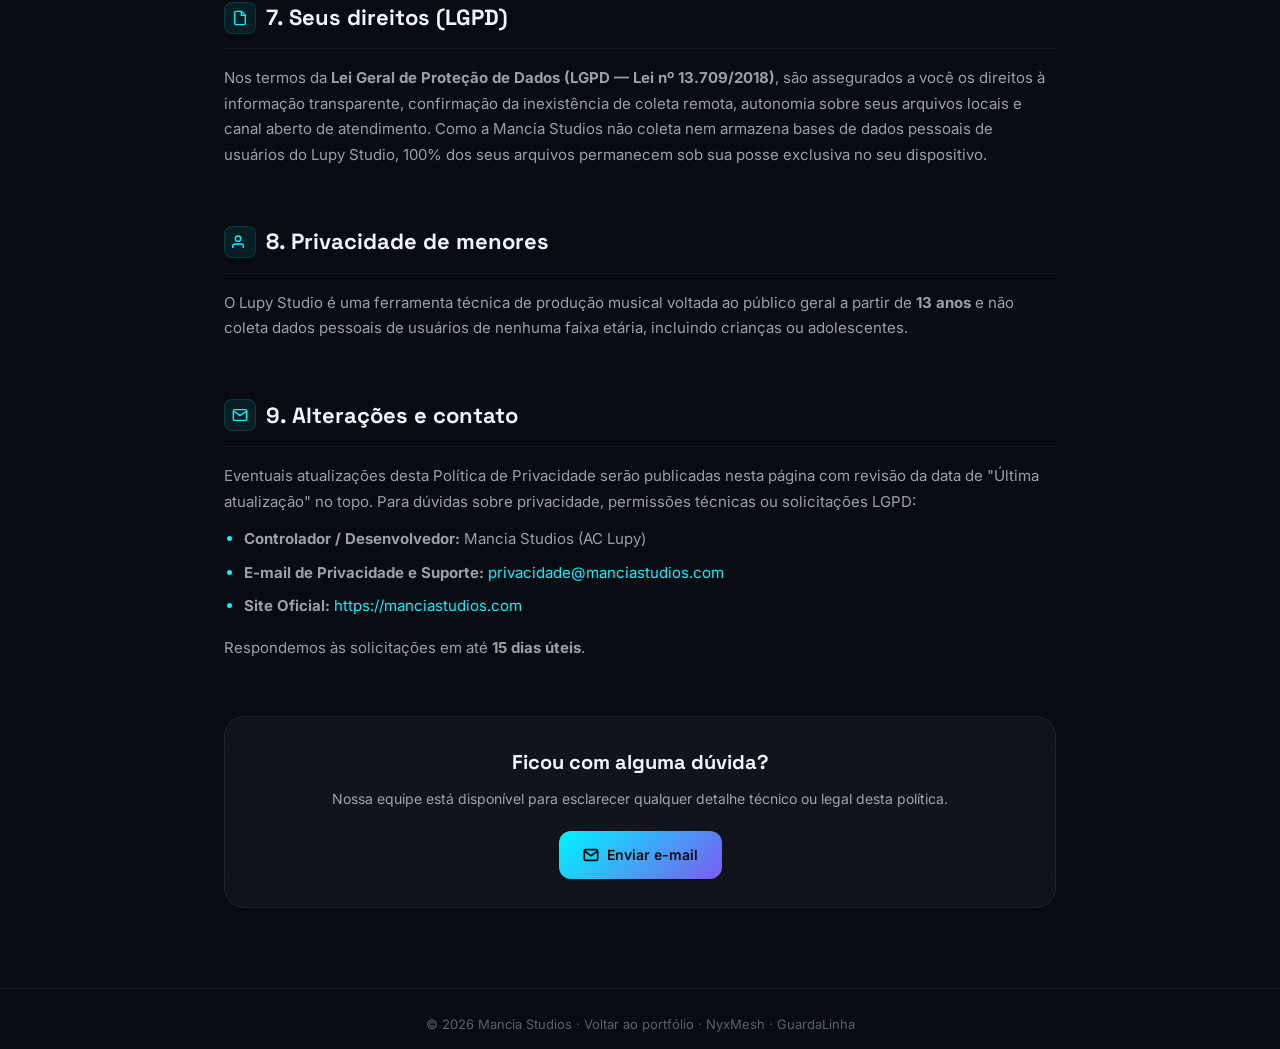
<file: policies/lupystudio/index.html>
<!DOCTYPE html>
<html lang="pt-BR" data-i18n-page="lupystudio">
<head>
  <meta charset="UTF-8" />
  <meta name="viewport" content="width=device-width, initial-scale=1.0" />
  <title>Política de Privacidade — Lupy Studio | Mancia Studios</title>
  <meta name="description" content="Política de privacidade oficial do aplicativo Lupy Studio - Music DAW (com.aclupy.lupystudio) pela Mancia Studios." />
  <meta name="robots" content="index, follow" />
  <meta name="theme-color" content="#080B12" />
  <link rel="canonical" href="https://manciastudios.com/policies/lupystudio/" />
  <link rel="icon" type="image/svg+xml" href="data:image/svg+xml,<svg xmlns='http://www.w3.org/2000/svg' viewBox='0 0 100 100'><text y='.9em' font-size='90'>🎹</text></svg>" />
  <link rel="stylesheet" href="../../assets/css/global.css?v=3.2.0" />
  <link rel="stylesheet" href="../../assets/css/policy.css?v=3.2.0" />
</head>
<body>

  <nav class="policy-nav" aria-label="Navegação">
    <div class="container">
      <a href="../../" class="nav-logo" aria-label="Ir para Mancia Studios">
        Mancia<span>Studios</span>
      </a>
      <div style="display:flex;align-items:center;gap:16px;">
        <a href="../../" class="nav-back" id="nav-back-btn">
          <svg viewBox="0 0 24 24" fill="none" stroke="currentColor" stroke-width="2" width="16" height="16"><polyline points="15 18 9 12 15 6"/></svg>
          <span data-i18n="nav.back">Voltar ao portfólio</span>
        </a>
        <div class="lang-switch" id="lang-switch" role="switch" aria-checked="false" onclick="toggleLang()" data-lang="pt" tabindex="0" aria-label="Idioma: Português — clique para English">
          <span class="lang-opt">PT</span>
          <span class="lang-opt">EN</span>
          <div class="lang-pill"></div>
        </div>
      </div>
    </div>
  </nav>

  <header class="policy-hero">
    <div class="container">
      <div class="hero-tags">
        <div class="app-tag" aria-label="Aplicativo: Lupy Studio">
          <svg viewBox="0 0 24 24" fill="none" stroke="currentColor" stroke-width="2.5"><path d="M9 18V5l12-2v13"/><circle cx="6" cy="18" r="3"/><circle cx="18" cy="16" r="3"/></svg>
          <span data-i18n="policy.label">Política de Privacidade</span>
        </div>
      </div>
      <h1>
        Lupy Studio —
        <span data-i18n="lupystudio.policy.subtitle">Estúdio Musical DAW 100% Offline &amp; Zero Coleta</span>
      </h1>
      <div class="policy-meta" role="list">
        <div class="policy-meta-item" role="listitem">
          <svg viewBox="0 0 24 24" fill="none" stroke="currentColor" stroke-width="2"><rect x="3" y="4" width="18" height="18" rx="2" ry="2"/><line x1="16" y1="2" x2="16" y2="6"/><line x1="8" y1="2" x2="8" y2="6"/><line x1="3" y1="10" x2="21" y2="10"/></svg>
          <span data-i18n="lupystudio.policy.updated">Última atualização: 22 de novembro de 2026</span>
        </div>
        <div class="policy-meta-item" role="listitem">
          <svg viewBox="0 0 24 24" fill="none" stroke="currentColor" stroke-width="2"><rect x="5" y="2" width="14" height="20" rx="2" ry="2"/><line x1="12" y1="18" x2="12.01" y2="18"/></svg>
          <span>com.aclupy.lupystudio · v2.1.0+</span>
        </div>
        <div class="policy-meta-item" role="listitem">
          <svg viewBox="0 0 24 24" fill="none" stroke="currentColor" stroke-width="2"><path d="M21 10c0 7-9 13-9 13s-9-6-9-13a9 9 0 0 1 18 0z"/><circle cx="12" cy="10" r="3"/></svg>
          <span data-i18n="policy.country">Desenvolvido no Brasil</span>
        </div>
        <div class="policy-meta-item" role="listitem">
          <svg viewBox="0 0 24 24" fill="none" stroke="currentColor" stroke-width="2"><path d="M3 9l9-7 9 7v11a2 2 0 0 1-2 2H5a2 2 0 0 1-2-2z"/></svg>
          <span>Mancia Studios</span>
        </div>
      </div>
    </div>
  </header>

  <main class="policy-body">

    <nav class="toc" aria-label="Índice da política">
      <div class="toc-title" data-i18n="policy.toc.title">Índice</div>
      <ol class="toc-list" role="list">
        <li><a href="#arquitetura"   data-i18n="lupystudio.toc.1">1. Arquitetura 100% Offline e zero coleta de dados</a></li>
        <li><a href="#dados-locais"  data-i18n="lupystudio.toc.2">2. Arquivos musicais e processamento local</a></li>
        <li><a href="#permissoes"    data-i18n="lupystudio.toc.3">3. Permissões do Android e finalidade técnica</a></li>
        <li><a href="#rede-local"    data-i18n="lupystudio.toc.4">4. Sincronização Wi-Fi LAN (LupySync &amp; LupyLink)</a></li>
        <li><a href="#terceiros"     data-i18n="lupystudio.toc.5">5. Compartilhamento voluntário e terceiros</a></li>
        <li><a href="#retencao"      data-i18n="lupystudio.toc.6">6. Armazenamento, retenção e exclusão de dados</a></li>
        <li><a href="#direitos"      data-i18n="lupystudio.toc.7">7. Seus direitos (LGPD)</a></li>
        <li><a href="#menores"       data-i18n="lupystudio.toc.8">8. Privacidade de menores</a></li>
        <li><a href="#contato"       data-i18n="lupystudio.toc.9">9. Alterações e contato</a></li>
      </ol>
    </nav>

    <div class="policy-section" id="arquitetura">
      <h2>
        <span class="icon" aria-hidden="true"><svg viewBox="0 0 24 24" fill="none" stroke="currentColor" stroke-width="2"><path d="M12 22s8-4 8-10V5l-8-3-8 3v7c0 6 8 10 8 10z"/></svg></span>
        <span data-i18n="lupystudio.s1.title">1. Arquitetura 100% Offline e zero coleta de dados</span>
      </h2>
      <div data-i18n-html="lupystudio.s1.body">
        <p>O <strong>Lupy Studio - Music DAW</strong> (<code>com.aclupy.lupystudio</code>) é uma estação digital de trabalho de áudio (DAW), sintetizador e sequenciador musical projetada para funcionar <strong>100% offline no dispositivo do próprio usuário</strong>. Não exigimos criação de conta, login, e-mail, número de telefone ou qualquer identificação pessoal.</p>
        <ul>
          <li><strong>Zero coleta remota:</strong> a Mancia Studios não coleta, armazena em nuvem, transmite, aluga nem comercializa dados pessoais, gravações de áudio, projetos musicais ou metadados de uso;</li>
          <li><strong>Sem anúncios e sem rastreadores:</strong> o aplicativo é gratuito, não exibe anúncios publicitários, não acessa o ID de Publicidade do Google (<code>AD_ID</code>) e não incorpora SDKs de analytics, telemetria ou rastreamento de terceiros.</li>
        </ul>
        <div class="info-box" role="note"><svg viewBox="0 0 24 24" fill="none" stroke="currentColor" stroke-width="2"><path d="M12 22s8-4 8-10V5l-8-3-8 3v7c0 6 8 10 8 10z"/></svg><span><strong>Não coletamos</strong> nome, CPF, e-mail, telefone, contatos, localização GPS, fotos ou identificadores do dispositivo.</span></div>
      </div>
    </div>

    <div class="policy-section" id="dados-locais">
      <h2>
        <span class="icon" aria-hidden="true"><svg viewBox="0 0 24 24" fill="none" stroke="currentColor" stroke-width="2"><polyline points="22 12 18 12 15 21 9 3 6 12 2 12"/></svg></span>
        <span data-i18n="lupystudio.s2.title">2. Arquivos musicais e processamento local</span>
      </h2>
      <div data-i18n-html="lupystudio.s2.body">
        <p>Todo o processamento de síntese sonora, gravação, mixagem e codificação de áudio ocorre exclusivamente na memória e no armazenamento local do seu aparelho:</p>
        <ul>
          <li><strong>Projetos e timbres (<code>.lupy</code> e <code>user_presets.json</code>):</strong> salvos localmente no diretório interno do aplicativo (Repositório Lupy Studio) ou em pastas escolhidas por você via seletor de documentos do Android (<em>Storage Access Framework</em>);</li>
          <li><strong>Músicas exportadas (<code>.m4a</code>, <code>.mp3</code>, <code>.wav</code>, <code>.mid</code>, <code>.zip</code>):</strong> geradas localmente pelo motor DSP do aplicativo e salvas no Repositório interno e, quando marcado por você, na pasta pública <code>Músicas/LupyStudio</code> via API padrão <code>MediaStore</code> do Android;</li>
          <li><strong>Samples importados ou gravados:</strong> processados estritamente no aparelho para uso nos instrumentos Sampler, Bateria MPC-16, Timeline e Vocoder/Auto-Pitch.</li>
        </ul>
      </div>
    </div>

    <div class="policy-section" id="permissoes">
      <h2>
        <span class="icon" aria-hidden="true"><svg viewBox="0 0 24 24" fill="none" stroke="currentColor" stroke-width="2"><rect x="3" y="11" width="18" height="11" rx="2" ry="2"/><path d="M7 11V7a5 5 0 0 1 10 0v4"/></svg></span>
        <span data-i18n="lupystudio.s3.title">3. Permissões do Android e finalidade técnica</span>
      </h2>
      <div data-i18n-html="lupystudio.s3.body">
        <p>O Lupy Studio declara no <code>AndroidManifest.xml</code> apenas as permissões estritamente indispensáveis para os recursos musicais acionados pelo usuário:</p>
        <ul>
          <li><code>android.permission.RECORD_AUDIO</code> (<strong>Microfone — opcional em tempo de execução</strong>): solicitada somente quando você clica manualmente para gravar um sample, gravar voz na Timeline ou usar o sintetizador de voz ao vivo (<em>Vocoder / Auto-Pitch</em>). O áudio capturado jamais é enviado pela internet;</li>
          <li><code>INTERNET</code>, <code>ACCESS_NETWORK_STATE</code>, <code>ACCESS_WIFI_STATE</code> e <code>CHANGE_WIFI_MULTICAST_STATE</code>: utilizadas exclusivamente na sua rede Wi-Fi local (LAN) para os recursos opcionais <em>LupySync</em> e <em>LupyLink Remote</em> descritos na Seção 4;</li>
          <li><strong>Controladores MIDI USB / Bluetooth LE:</strong> integração com a API oficial MIDI do Android (<code>android.software.midi</code>) para uso opcional de teclados musicais externos;</li>
          <li><strong>Visibilidade de pacotes de compartilhamento (<code>&lt;queries&gt;</code>):</strong> usada apenas para permitir o envio direto de músicas exportadas ou projetos quando você toca voluntariamente nos botões de compartilhamento.</li>
        </ul>
        <p>O aplicativo <strong>não solicita</strong> permissões de câmera, localização GPS, agenda de contatos, telefone/SMS ou leitura ampla do armazenamento externo.</p>
      </div>
    </div>

    <div class="policy-section" id="rede-local">
      <h2>
        <span class="icon" aria-hidden="true"><svg viewBox="0 0 24 24" fill="none" stroke="currentColor" stroke-width="2"><path d="M5 12.55a11 11 0 0 1 14.08 0"/><path d="M1.42 9a16 16 0 0 1 21.16 0"/><path d="M8.53 16.11a6 6 0 0 1 6.95 0"/><line x1="12" y1="20" x2="12.01" y2="20"/></svg></span>
        <span data-i18n="lupystudio.s4.title">4. Sincronização Wi-Fi LAN (LupySync &amp; LupyLink)</span>
      </h2>
      <div data-i18n-html="lupystudio.s4.body">
        <p>Para produtores que utilizam o Lupy Studio em conjunto no Android e no computador, o aplicativo oferece comunicação direta ponto a ponto dentro da mesma rede local doméstica/estúdio (LAN):</p>
        <ul>
          <li><strong>LupySync (UDP 41234 / HTTP 41235 local):</strong> permite transferir diretamente um projeto <code>.lupy</code> entre seu celular e seu próprio computador na mesma rede Wi-Fi, sem passar por servidores em nuvem;</li>
          <li><strong>LupyLink Remote (UDP 41236 local):</strong> permite usar a tela touch do Android como controlador sem fio de baixa latência (pads, teclado, faders e Pad XY) para o Lupy Studio Desktop na rede local.</li>
        </ul>
        <p>Nenhuma conexão é realizada com servidores externos da Mancia Studios ou de terceiros.</p>
      </div>
    </div>

    <div class="policy-section" id="terceiros">
      <h2>
        <span class="icon" aria-hidden="true"><svg viewBox="0 0 24 24" fill="none" stroke="currentColor" stroke-width="2"><circle cx="18" cy="5" r="3"/><circle cx="6" cy="12" r="3"/><circle cx="18" cy="19" r="3"/><line x1="8.59" y1="13.51" x2="15.42" y2="17.49"/><line x1="15.41" y1="6.51" x2="8.59" y2="10.49"/></svg></span>
        <span data-i18n="lupystudio.s5.title">5. Compartilhamento voluntário e terceiros</span>
      </h2>
      <div data-i18n-html="lupystudio.s5.body">
        <p>A Mancia Studios <strong>não compartilha dados de usuários com terceiros</strong>.</p>
        <ul>
          <li><strong>Compartilhamento iniciado pelo usuário:</strong> quando você escolhe clicar em <em>Compartilhar</em> (por exemplo, para enviar uma música <code>.m4a</code>/<code>.mp3</code>/<code>.wav</code> ou projeto <code>.lupy</code> via WhatsApp, Telegram ou outros apps instalados no seu aparelho), o Android entrega exclusivamente aquele arquivo ao aplicativo escolhido por você através de um <code>FileProvider</code> seguro e temporário;</li>
          <li><strong>Distribuição oficial:</strong> quando instalado por lojas oficiais (como Google Play), aplicam-se os serviços padrão do próprio sistema operacional exclusivamente para instalação e atualização do pacote.</li>
        </ul>
      </div>
    </div>

    <div class="policy-section" id="retencao">
      <h2>
        <span class="icon" aria-hidden="true"><svg viewBox="0 0 24 24" fill="none" stroke="currentColor" stroke-width="2"><polyline points="3 6 5 6 21 6"/><path d="M19 6l-1 14a2 2 0 0 1-2 2H8a2 2 0 0 1-2-2L5 6"/></svg></span>
        <span data-i18n="lupystudio.s6.title">6. Armazenamento, retenção e exclusão de dados</span>
      </h2>
      <div data-i18n-html="lupystudio.s6.body">
        <p>Em total conformidade com os requisitos de Segurança de Dados (<em>Data Safety</em>) da Google Play:</p>
        <ul>
          <li><strong>Zero retenção em servidor:</strong> nenhum dado ou arquivo musical fica armazenado em servidores da Mancia Studios;</li>
          <li><strong>Exclusão imediata pelo próprio usuário:</strong> você pode excluir projetos individuais (<code>.lupy</code>) e músicas exportadas a qualquer momento diretamente no botão <strong>Repositório</strong> dentro do app, apagar cópias salvas na pasta <code>Músicas/LupyStudio</code> pelo gerenciador de arquivos do seu aparelho ou <strong>desinstalar o aplicativo</strong>, o que remove integralmente todos os dados internos do Lupy Studio;</li>
          <li><strong>Canal de suporte:</strong> caso precise de qualquer orientação adicional, contate <a href="mailto:privacidade@manciastudios.com">privacidade@manciastudios.com</a>.</li>
        </ul>
      </div>
    </div>

    <div class="policy-section" id="direitos">
      <h2>
        <span class="icon" aria-hidden="true"><svg viewBox="0 0 24 24" fill="none" stroke="currentColor" stroke-width="2"><path d="M14 2H6a2 2 0 0 0-2 2v16a2 2 0 0 0 2 2h12a2 2 0 0 0 2-2V8z"/><polyline points="14 2 14 8 20 8"/></svg></span>
        <span data-i18n="lupystudio.s7.title">7. Seus direitos (LGPD)</span>
      </h2>
      <div data-i18n-html="lupystudio.s7.body">
        <p>Nos termos da <strong>Lei Geral de Proteção de Dados (LGPD — Lei nº 13.709/2018)</strong>, são assegurados a você os direitos à informação transparente, confirmação da inexistência de coleta remota, autonomia sobre seus arquivos locais e canal aberto de atendimento. Como a Mancia Studios não coleta nem armazena bases de dados pessoais de usuários do Lupy Studio, 100% dos seus arquivos permanecem sob sua posse exclusiva no seu dispositivo.</p>
      </div>
    </div>

    <div class="policy-section" id="menores">
      <h2>
        <span class="icon" aria-hidden="true"><svg viewBox="0 0 24 24" fill="none" stroke="currentColor" stroke-width="2"><path d="M17 21v-2a4 4 0 0 0-4-4H5a4 4 0 0 0-4 4v2"/><circle cx="9" cy="7" r="4"/></svg></span>
        <span data-i18n="lupystudio.s8.title">8. Privacidade de menores</span>
      </h2>
      <div data-i18n-html="lupystudio.s8.body">
        <p>O Lupy Studio é uma ferramenta técnica de produção musical voltada ao público geral a partir de <strong>13 anos</strong> e não coleta dados pessoais de usuários de nenhuma faixa etária, incluindo crianças ou adolescentes.</p>
      </div>
    </div>

    <div class="policy-section" id="contato">
      <h2>
        <span class="icon" aria-hidden="true"><svg viewBox="0 0 24 24" fill="none" stroke="currentColor" stroke-width="2"><path d="M4 4h16c1.1 0 2 .9 2 2v12c0 1.1-.9 2-2 2H4c-1.1 0-2-.9-2-2V6c0-1.1.9-2 2-2z"/><polyline points="22,6 12,13 2,6"/></svg></span>
        <span data-i18n="lupystudio.s9.title">9. Alterações e contato</span>
      </h2>
      <div data-i18n-html="lupystudio.s9.body">
        <p>Eventuais atualizações desta Política de Privacidade serão publicadas nesta página com revisão da data de "Última atualização" no topo. Para dúvidas sobre privacidade, permissões técnicas ou solicitações LGPD:</p>
        <ul>
          <li><strong>Controlador / Desenvolvedor:</strong> Mancia Studios (AC Lupy)</li>
          <li><strong>E-mail de Privacidade e Suporte:</strong> <a href="mailto:privacidade@manciastudios.com">privacidade@manciastudios.com</a></li>
          <li><strong>Site Oficial:</strong> <a href="https://manciastudios.com">https://manciastudios.com</a></li>
        </ul>
        <p>Respondemos às solicitações em até <strong>15 dias úteis</strong>.</p>
      </div>
    </div>

    <div class="contact-box" role="complementary">
      <h3 data-i18n="lupystudio.contact.title">Ficou com alguma dúvida?</h3>
      <p data-i18n="lupystudio.contact.subtitle">Nossa equipe está disponível para esclarecer qualquer detalhe técnico ou legal desta política.</p>
      <a href="mailto:privacidade@manciastudios.com" id="contact-policy-lupystudio">
        <svg width="16" height="16" viewBox="0 0 24 24" fill="none" stroke="currentColor" stroke-width="2.5"><path d="M4 4h16c1.1 0 2 .9 2 2v12c0 1.1-.9 2-2 2H4c-1.1 0-2-.9-2-2V6c0-1.1.9-2 2-2z"/><polyline points="22,6 12,13 2,6"/></svg>
        <span data-i18n="lupystudio.contact.btn">Enviar e-mail</span>
      </a>
    </div>

  </main>

  <footer class="policy-footer" role="contentinfo">
    <p data-i18n-html="lupystudio.footer">© <span id="footer-year" class="js-current-year">2026</span> Mancia Studios · <a href="../../">Voltar ao portfólio</a> · <a href="../nyxmesh/">NyxMesh</a> · <a href="../guardalinha/">GuardaLinha</a></p>
  </footer>

  <script src="../../assets/js/translations.js?v=3.2.0"></script>
  <script src="../../assets/js/i18n.js?v=3.2.0"></script>
</body>
</html>
</file>
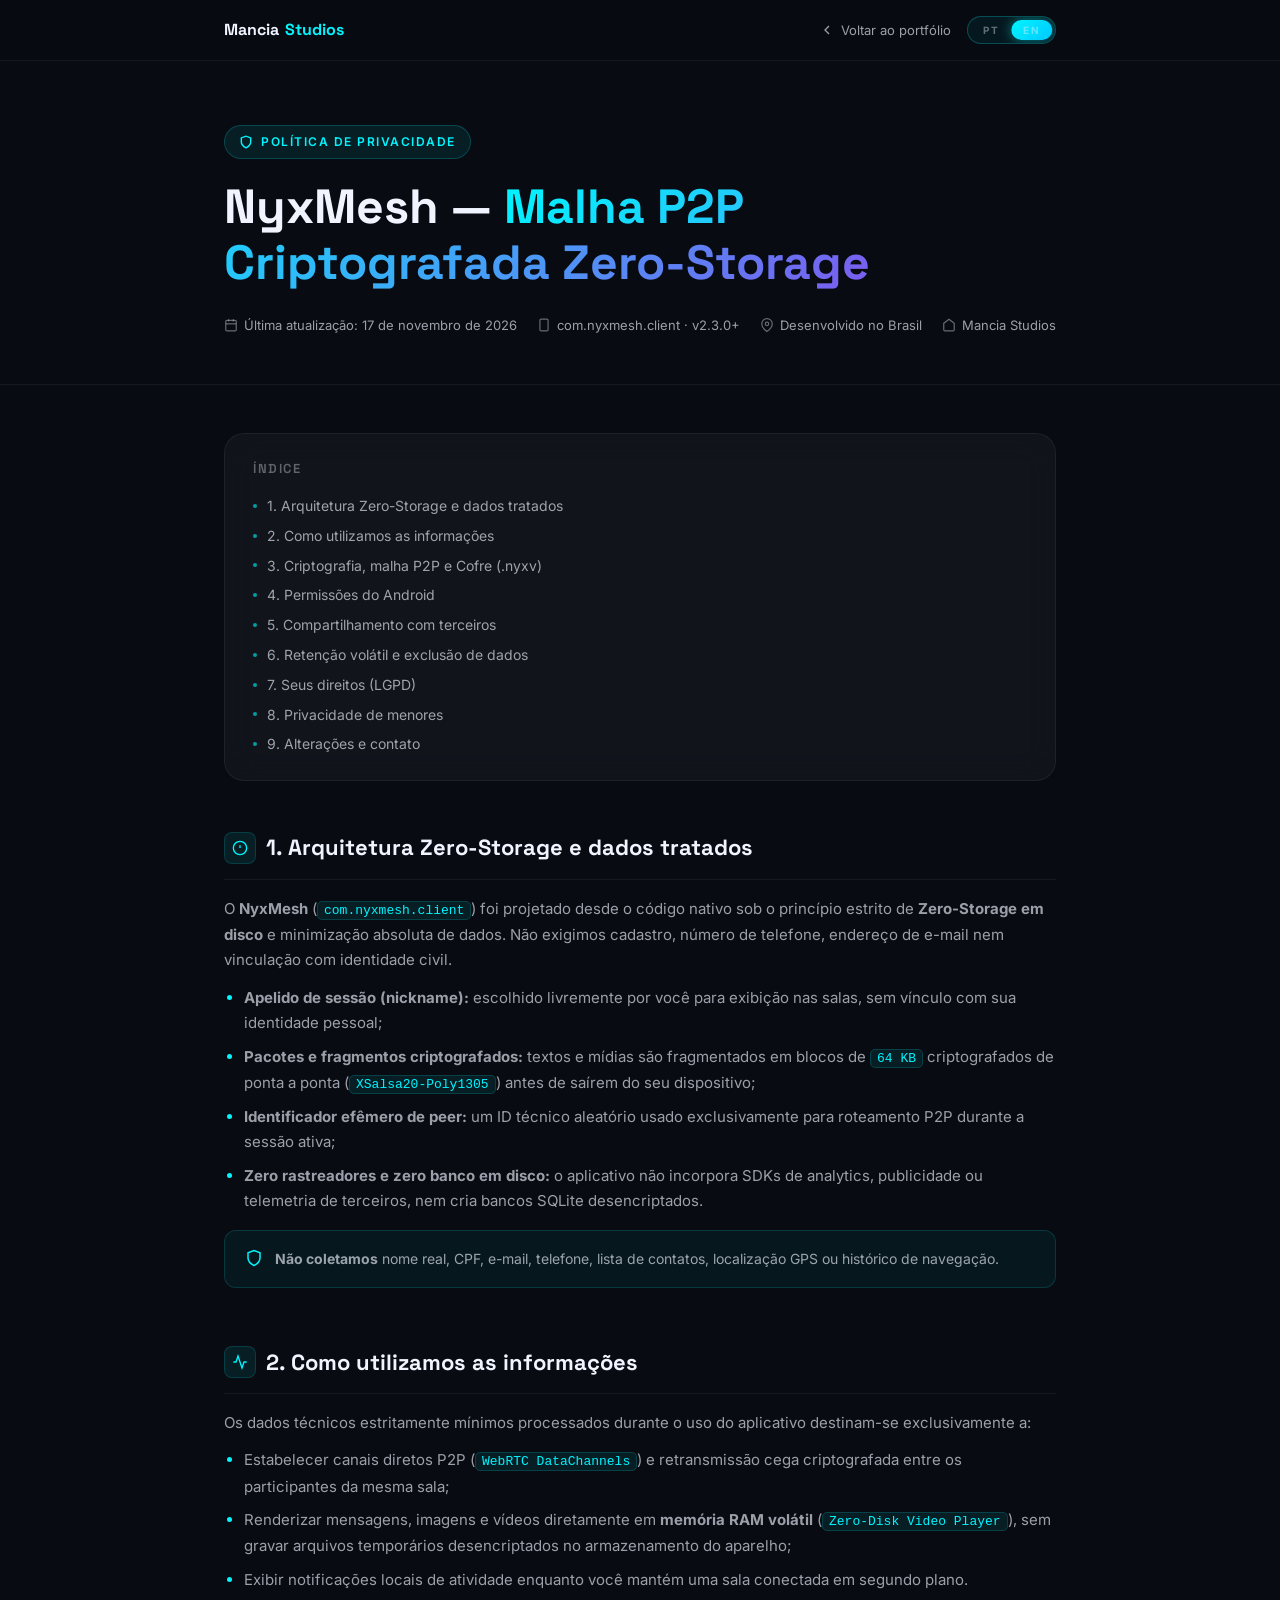
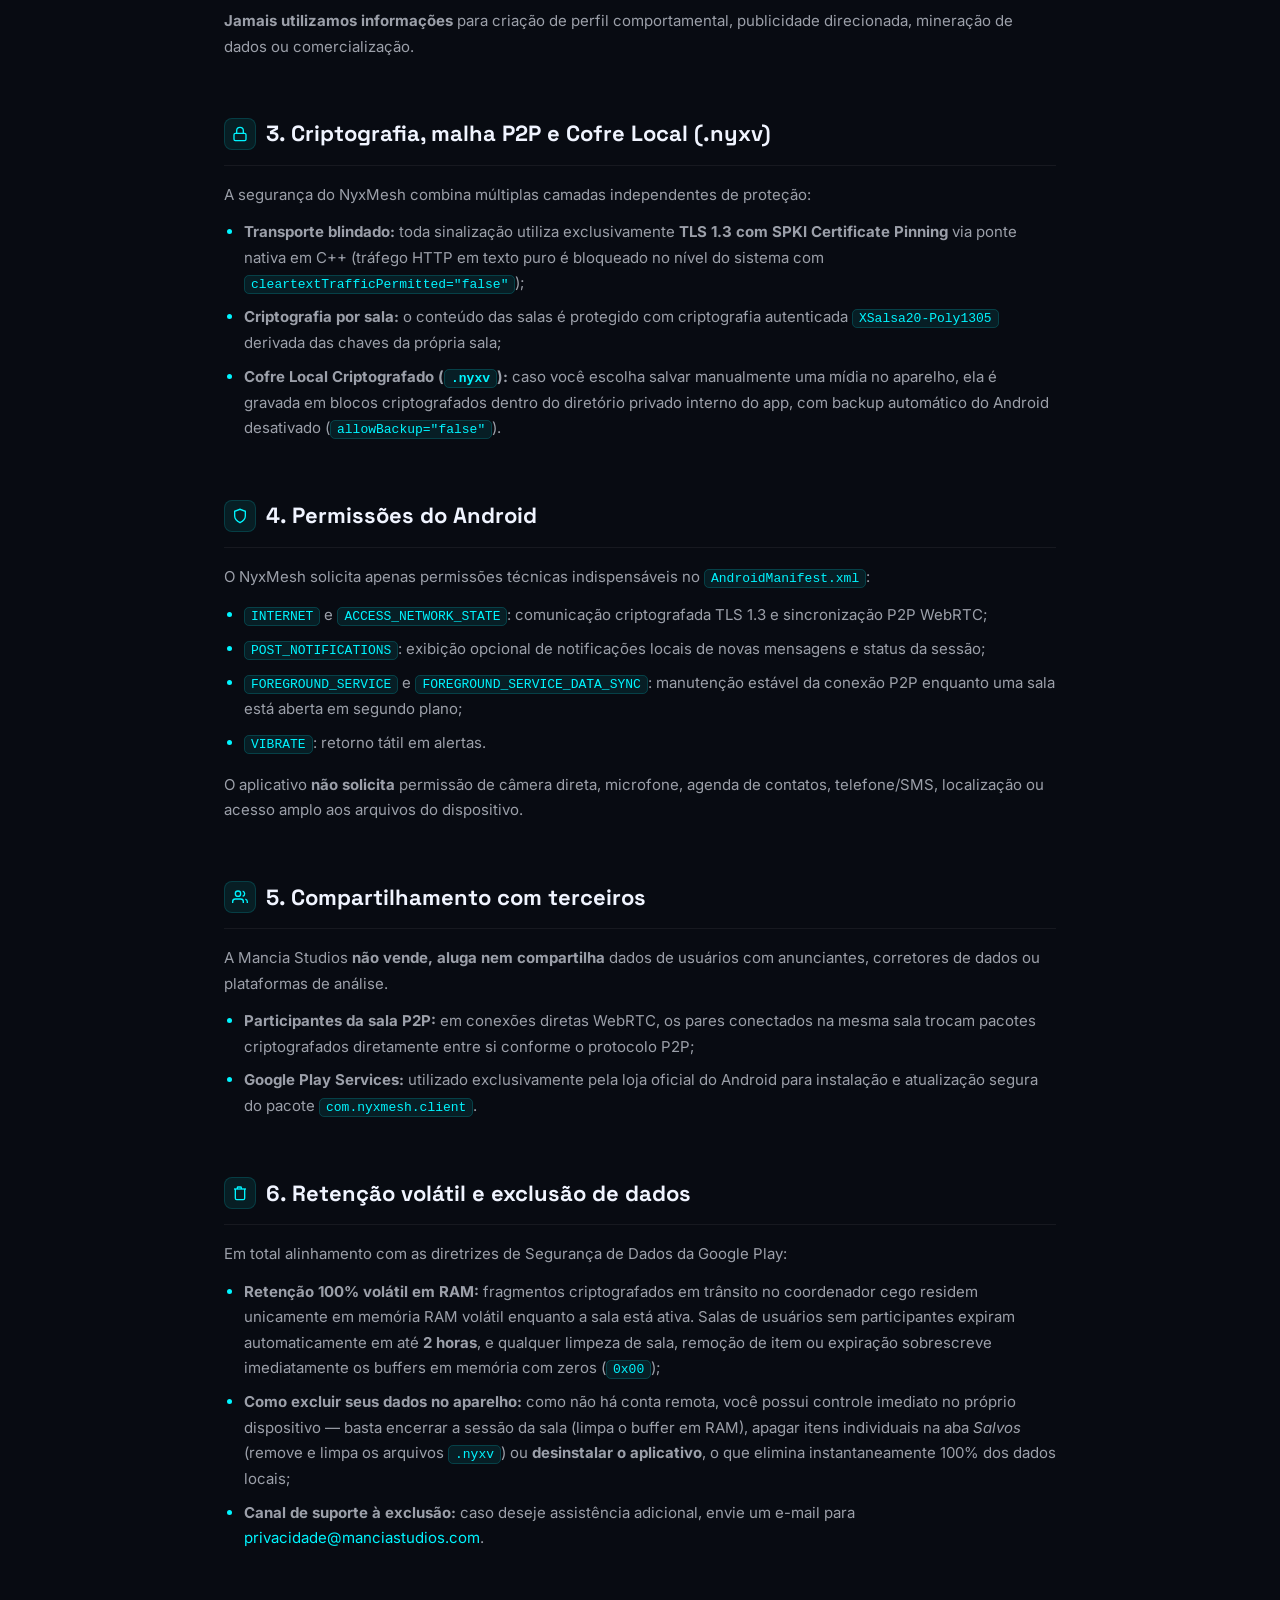
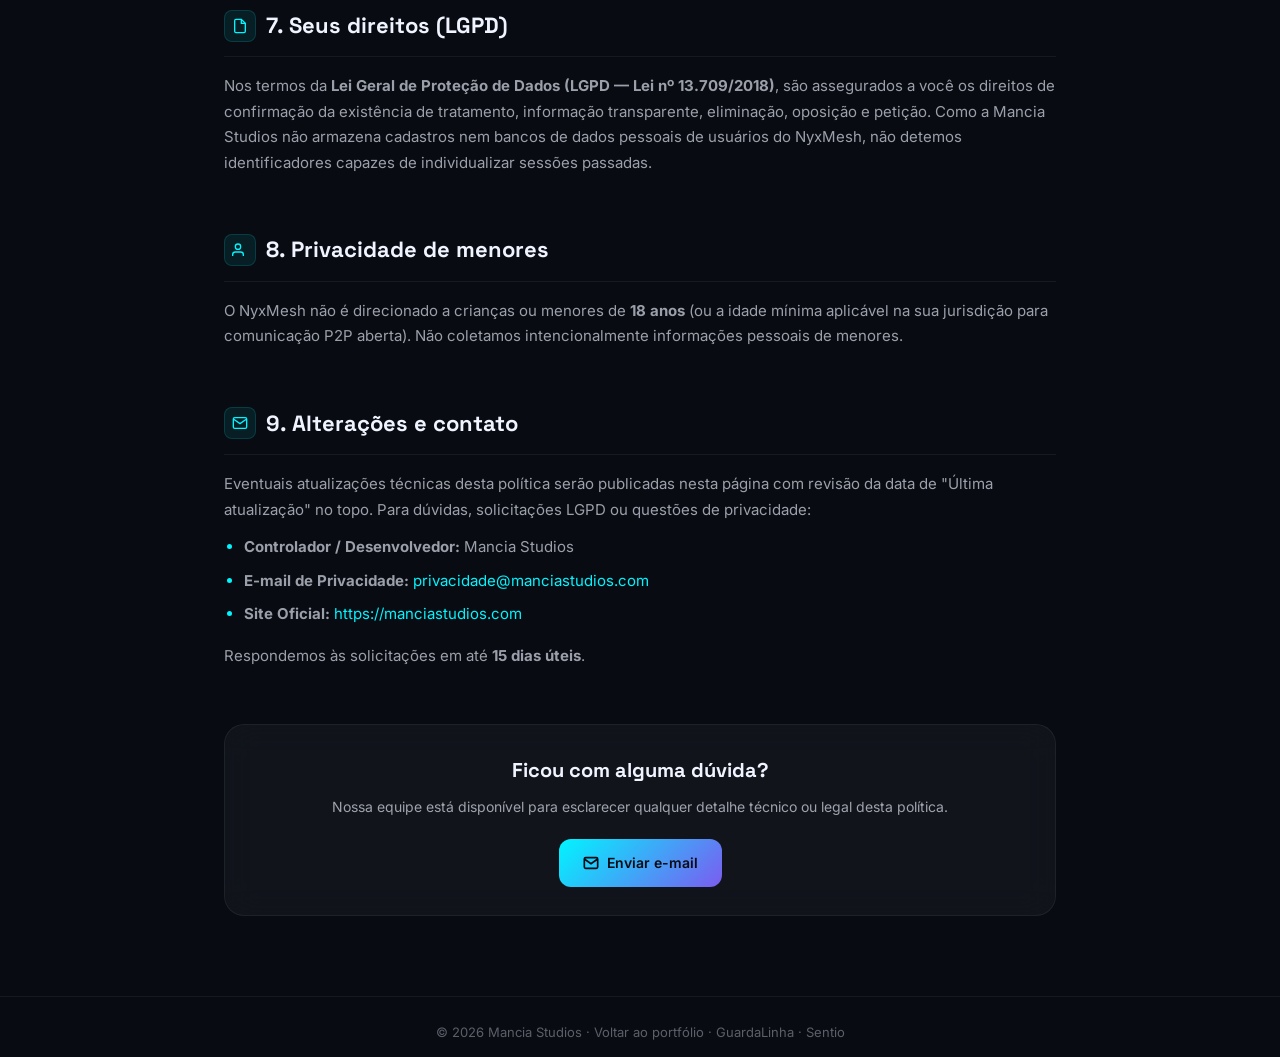
<file: policies/nyxmesh/index.html>
<!DOCTYPE html>
<html lang="pt-BR" data-i18n-page="nyxmesh">
<head>
  <meta charset="UTF-8" />
  <meta name="viewport" content="width=device-width, initial-scale=1.0" />
  <title>Política de Privacidade — NyxMesh | Mancia Studios</title>
  <meta name="description" content="Política de privacidade oficial do aplicativo NyxMesh (com.nyxmesh.client) pela Mancia Studios." />
  <meta name="robots" content="index, follow" />
  <meta name="theme-color" content="#080B12" />
  <link rel="canonical" href="https://manciastudios.com/policies/nyxmesh/" />
  <link rel="icon" type="image/svg+xml" href="data:image/svg+xml,<svg xmlns='http://www.w3.org/2000/svg' viewBox='0 0 100 100'><text y='.9em' font-size='90'>🕸️</text></svg>" />
  <link rel="stylesheet" href="../../assets/css/global.css?v=3.2.0" />
  <link rel="stylesheet" href="../../assets/css/policy.css?v=3.2.0" />
</head>
<body>

  <nav class="policy-nav" aria-label="Navegação">
    <div class="container">
      <a href="../../" class="nav-logo" aria-label="Ir para Mancia Studios">
        Mancia<span>Studios</span>
      </a>
      <div style="display:flex;align-items:center;gap:16px;">
        <a href="../../" class="nav-back" id="nav-back-btn">
          <svg viewBox="0 0 24 24" fill="none" stroke="currentColor" stroke-width="2" width="16" height="16"><polyline points="15 18 9 12 15 6"/></svg>
          <span data-i18n="nav.back">Voltar ao portfólio</span>
        </a>
        <div class="lang-switch" id="lang-switch" role="switch" aria-checked="false" onclick="toggleLang()" data-lang="pt" tabindex="0" aria-label="Idioma: Português — clique para English">
          <span class="lang-opt">PT</span>
          <span class="lang-opt">EN</span>
          <div class="lang-pill"></div>
        </div>
      </div>
    </div>
  </nav>

  <header class="policy-hero">
    <div class="container">
      <div class="hero-tags">
        <div class="app-tag" aria-label="Aplicativo: NyxMesh">
          <svg viewBox="0 0 24 24" fill="none" stroke="currentColor" stroke-width="2.5"><path d="M12 22s8-4 8-10V5l-8-3-8 3v7c0 6 8 10 8 10z"/></svg>
          <span data-i18n="policy.label">Política de Privacidade</span>
        </div>
      </div>
      <h1>
        NyxMesh —
        <span data-i18n="nyxmesh.policy.subtitle">Malha P2P Criptografada Zero-Storage</span>
      </h1>
      <div class="policy-meta" role="list">
        <div class="policy-meta-item" role="listitem">
          <svg viewBox="0 0 24 24" fill="none" stroke="currentColor" stroke-width="2"><rect x="3" y="4" width="18" height="18" rx="2" ry="2"/><line x1="16" y1="2" x2="16" y2="6"/><line x1="8" y1="2" x2="8" y2="6"/><line x1="3" y1="10" x2="21" y2="10"/></svg>
          <span data-i18n="policy.updated.2026">Última atualização: 17 de novembro de 2026</span>
        </div>
        <div class="policy-meta-item" role="listitem">
          <svg viewBox="0 0 24 24" fill="none" stroke="currentColor" stroke-width="2"><rect x="5" y="2" width="14" height="20" rx="2" ry="2"/><line x1="12" y1="18" x2="12.01" y2="18"/></svg>
          <span>com.nyxmesh.client · v2.3.0+</span>
        </div>
        <div class="policy-meta-item" role="listitem">
          <svg viewBox="0 0 24 24" fill="none" stroke="currentColor" stroke-width="2"><path d="M21 10c0 7-9 13-9 13s-9-6-9-13a9 9 0 0 1 18 0z"/><circle cx="12" cy="10" r="3"/></svg>
          <span data-i18n="policy.country">Desenvolvido no Brasil</span>
        </div>
        <div class="policy-meta-item" role="listitem">
          <svg viewBox="0 0 24 24" fill="none" stroke="currentColor" stroke-width="2"><path d="M3 9l9-7 9 7v11a2 2 0 0 1-2 2H5a2 2 0 0 1-2-2z"/></svg>
          <span>Mancia Studios</span>
        </div>
      </div>
    </div>
  </header>

  <main class="policy-body">

    <nav class="toc" aria-label="Índice da política">
      <div class="toc-title" data-i18n="policy.toc.title">Índice</div>
      <ol class="toc-list" role="list">
        <li><a href="#arquitetura"   data-i18n="nyxmesh.toc.1">1. Arquitetura Zero-Storage e dados tratados</a></li>
        <li><a href="#uso"           data-i18n="nyxmesh.toc.2">2. Como utilizamos as informações</a></li>
        <li><a href="#criptografia"  data-i18n="nyxmesh.toc.3">3. Criptografia, malha P2P e Cofre (.nyxv)</a></li>
        <li><a href="#permissoes"    data-i18n="nyxmesh.toc.4">4. Permissões do Android</a></li>
        <li><a href="#terceiros"     data-i18n="nyxmesh.toc.5">5. Compartilhamento com terceiros</a></li>
        <li><a href="#retencao"      data-i18n="nyxmesh.toc.6">6. Retenção volátil e exclusão de dados</a></li>
        <li><a href="#direitos"      data-i18n="nyxmesh.toc.7">7. Seus direitos (LGPD)</a></li>
        <li><a href="#menores"       data-i18n="nyxmesh.toc.8">8. Privacidade de menores</a></li>
        <li><a href="#contato"       data-i18n="nyxmesh.toc.9">9. Alterações e contato</a></li>
      </ol>
    </nav>

    <div class="policy-section" id="arquitetura">
      <h2>
        <span class="icon" aria-hidden="true"><svg viewBox="0 0 24 24" fill="none" stroke="currentColor" stroke-width="2"><circle cx="12" cy="12" r="10"/><path d="M12 8v4M12 16h.01"/></svg></span>
        <span data-i18n="nyxmesh.s1.title">1. Arquitetura Zero-Storage e dados tratados</span>
      </h2>
      <div data-i18n-html="nyxmesh.s1.body">
        <p>O <strong>NyxMesh</strong> (<code>com.nyxmesh.client</code>) foi projetado desde o código nativo sob o princípio estrito de <strong>Zero-Storage em disco</strong> e minimização absoluta de dados. Não exigimos cadastro, número de telefone, endereço de e-mail nem vinculação com identidade civil.</p>
        <ul>
          <li><strong>Apelido de sessão (nickname):</strong> escolhido livremente por você para exibição nas salas, sem vínculo com sua identidade pessoal;</li>
          <li><strong>Pacotes e fragmentos criptografados:</strong> textos e mídias são fragmentados em blocos de <code>64 KB</code> criptografados de ponta a ponta (<code>XSalsa20-Poly1305</code>) antes de saírem do seu dispositivo;</li>
          <li><strong>Identificador efêmero de peer:</strong> um ID técnico aleatório usado exclusivamente para roteamento P2P durante a sessão ativa;</li>
          <li><strong>Zero rastreadores e zero banco em disco:</strong> o aplicativo não incorpora SDKs de analytics, publicidade ou telemetria de terceiros, nem cria bancos SQLite desencriptados.</li>
        </ul>
        <div class="info-box" role="note"><svg viewBox="0 0 24 24" fill="none" stroke="currentColor" stroke-width="2"><path d="M12 22s8-4 8-10V5l-8-3-8 3v7c0 6 8 10 8 10z"/></svg><span><strong>Não coletamos</strong> nome real, CPF, e-mail, telefone, lista de contatos, localização GPS ou histórico de navegação.</span></div>
      </div>
    </div>

    <div class="policy-section" id="uso">
      <h2>
        <span class="icon" aria-hidden="true"><svg viewBox="0 0 24 24" fill="none" stroke="currentColor" stroke-width="2"><polyline points="22 12 18 12 15 21 9 3 6 12 2 12"/></svg></span>
        <span data-i18n="nyxmesh.s2.title">2. Como utilizamos as informações</span>
      </h2>
      <div data-i18n-html="nyxmesh.s2.body">
        <p>Os dados técnicos estritamente mínimos processados durante o uso do aplicativo destinam-se exclusivamente a:</p>
        <ul>
          <li>Estabelecer canais diretos P2P (<code>WebRTC DataChannels</code>) e retransmissão cega criptografada entre os participantes da mesma sala;</li>
          <li>Renderizar mensagens, imagens e vídeos diretamente em <strong>memória RAM volátil</strong> (<code>Zero-Disk Video Player</code>), sem gravar arquivos temporários desencriptados no armazenamento do aparelho;</li>
          <li>Exibir notificações locais de atividade enquanto você mantém uma sala conectada em segundo plano.</li>
        </ul>
        <p><strong>Jamais utilizamos informações</strong> para criação de perfil comportamental, publicidade direcionada, mineração de dados ou comercialização.</p>
      </div>
    </div>

    <div class="policy-section" id="criptografia">
      <h2>
        <span class="icon" aria-hidden="true"><svg viewBox="0 0 24 24" fill="none" stroke="currentColor" stroke-width="2"><rect x="3" y="11" width="18" height="11" rx="2"/><path d="M7 11V7a5 5 0 0110 0v4"/></svg></span>
        <span data-i18n="nyxmesh.s3.title">3. Criptografia, malha P2P e Cofre Local (.nyxv)</span>
      </h2>
      <div data-i18n-html="nyxmesh.s3.body">
        <p>A segurança do NyxMesh combina múltiplas camadas independentes de proteção:</p>
        <ul>
          <li><strong>Transporte blindado:</strong> toda sinalização utiliza exclusivamente <strong>TLS 1.3 com SPKI Certificate Pinning</strong> via ponte nativa em C++ (tráfego HTTP em texto puro é bloqueado no nível do sistema com <code>cleartextTrafficPermitted="false"</code>);</li>
          <li><strong>Criptografia por sala:</strong> o conteúdo das salas é protegido com criptografia autenticada <code>XSalsa20-Poly1305</code> derivada das chaves da própria sala;</li>
          <li><strong>Cofre Local Criptografado (<code>.nyxv</code>):</strong> caso você escolha salvar manualmente uma mídia no aparelho, ela é gravada em blocos criptografados dentro do diretório privado interno do app, com backup automático do Android desativado (<code>allowBackup="false"</code>).</li>
        </ul>
      </div>
    </div>

    <div class="policy-section" id="permissoes">
      <h2>
        <span class="icon" aria-hidden="true"><svg viewBox="0 0 24 24" fill="none" stroke="currentColor" stroke-width="2"><path d="M12 22s8-4 8-10V5l-8-3-8 3v7c0 6 8 10 8 10z"/></svg></span>
        <span data-i18n="nyxmesh.s4.title">4. Permissões do Android</span>
      </h2>
      <div data-i18n-html="nyxmesh.s4.body">
        <p>O NyxMesh solicita apenas permissões técnicas indispensáveis no <code>AndroidManifest.xml</code>:</p>
        <ul>
          <li><code>INTERNET</code> e <code>ACCESS_NETWORK_STATE</code>: comunicação criptografada TLS 1.3 e sincronização P2P WebRTC;</li>
          <li><code>POST_NOTIFICATIONS</code>: exibição opcional de notificações locais de novas mensagens e status da sessão;</li>
          <li><code>FOREGROUND_SERVICE</code> e <code>FOREGROUND_SERVICE_DATA_SYNC</code>: manutenção estável da conexão P2P enquanto uma sala está aberta em segundo plano;</li>
          <li><code>VIBRATE</code>: retorno tátil em alertas.</li>
        </ul>
        <p>O aplicativo <strong>não solicita</strong> permissão de câmera direta, microfone, agenda de contatos, telefone/SMS, localização ou acesso amplo aos arquivos do dispositivo.</p>
      </div>
    </div>

    <div class="policy-section" id="terceiros">
      <h2>
        <span class="icon" aria-hidden="true"><svg viewBox="0 0 24 24" fill="none" stroke="currentColor" stroke-width="2"><path d="M17 21v-2a4 4 0 0 0-4-4H5a4 4 0 0 0-4 4v2"/><circle cx="9" cy="7" r="4"/><path d="M23 21v-2a4 4 0 0 0-3-3.87"/><path d="M16 3.13a4 4 0 0 1 0 7.75"/></svg></span>
        <span data-i18n="nyxmesh.s5.title">5. Compartilhamento com terceiros</span>
      </h2>
      <div data-i18n-html="nyxmesh.s5.body">
        <p>A Mancia Studios <strong>não vende, aluga nem compartilha</strong> dados de usuários com anunciantes, corretores de dados ou plataformas de análise.</p>
        <ul>
          <li><strong>Participantes da sala P2P:</strong> em conexões diretas WebRTC, os pares conectados na mesma sala trocam pacotes criptografados diretamente entre si conforme o protocolo P2P;</li>
          <li><strong>Google Play Services:</strong> utilizado exclusivamente pela loja oficial do Android para instalação e atualização segura do pacote <code>com.nyxmesh.client</code>.</li>
        </ul>
      </div>
    </div>

    <div class="policy-section" id="retencao">
      <h2>
        <span class="icon" aria-hidden="true"><svg viewBox="0 0 24 24" fill="none" stroke="currentColor" stroke-width="2"><polyline points="3 6 5 6 21 6"/><path d="M19 6v14a2 2 0 0 1-2 2H7a2 2 0 0 1-2-2V6m3 0V4a1 1 0 0 1 1-1h4a1 1 0 0 1 1 1v2"/></svg></span>
        <span data-i18n="nyxmesh.s6.title">6. Retenção volátil e exclusão de dados</span>
      </h2>
      <div data-i18n-html="nyxmesh.s6.body">
        <p>Em total alinhamento com as diretrizes de Segurança de Dados da Google Play:</p>
        <ul>
          <li><strong>Retenção 100% volátil em RAM:</strong> fragmentos criptografados em trânsito no coordenador cego residem unicamente em memória RAM volátil enquanto a sala está ativa. Salas de usuários sem participantes expiram automaticamente em até <strong>2 horas</strong>, e qualquer limpeza de sala, remoção de item ou expiração sobrescreve imediatamente os buffers em memória com zeros (<code>0x00</code>);</li>
          <li><strong>Como excluir seus dados no aparelho:</strong> como não há conta remota, você possui controle imediato no próprio dispositivo — basta encerrar a sessão da sala (limpa o buffer em RAM), apagar itens individuais na aba <em>Salvos</em> (remove e limpa os arquivos <code>.nyxv</code>) ou <strong>desinstalar o aplicativo</strong>, o que elimina instantaneamente 100% dos dados locais;</li>
          <li><strong>Canal de suporte à exclusão:</strong> caso deseje assistência adicional, envie um e-mail para <a href="mailto:privacidade@manciastudios.com">privacidade@manciastudios.com</a>.</li>
        </ul>
      </div>
    </div>

    <div class="policy-section" id="direitos">
      <h2>
        <span class="icon" aria-hidden="true"><svg viewBox="0 0 24 24" fill="none" stroke="currentColor" stroke-width="2"><path d="M14 2H6a2 2 0 0 0-2 2v16a2 2 0 0 0 2 2h12a2 2 0 0 0 2-2V8z"/><polyline points="14 2 14 8 20 8"/></svg></span>
        <span data-i18n="nyxmesh.s7.title">7. Seus direitos (LGPD)</span>
      </h2>
      <div data-i18n-html="nyxmesh.s7.body">
        <p>Nos termos da <strong>Lei Geral de Proteção de Dados (LGPD — Lei nº 13.709/2018)</strong>, são assegurados a você os direitos de confirmação da existência de tratamento, informação transparente, eliminação, oposição e petição. Como a Mancia Studios não armazena cadastros nem bancos de dados pessoais de usuários do NyxMesh, não detemos identificadores capazes de individualizar sessões passadas.</p>
      </div>
    </div>

    <div class="policy-section" id="menores">
      <h2>
        <span class="icon" aria-hidden="true"><svg viewBox="0 0 24 24" fill="none" stroke="currentColor" stroke-width="2"><path d="M17 21v-2a4 4 0 0 0-4-4H5a4 4 0 0 0-4 4v2"/><circle cx="9" cy="7" r="4"/></svg></span>
        <span data-i18n="nyxmesh.s8.title">8. Privacidade de menores</span>
      </h2>
      <div data-i18n-html="nyxmesh.s8.body">
        <p>O NyxMesh não é direcionado a crianças ou menores de <strong>18 anos</strong> (ou a idade mínima aplicável na sua jurisdição para comunicação P2P aberta). Não coletamos intencionalmente informações pessoais de menores.</p>
      </div>
    </div>

    <div class="policy-section" id="contato">
      <h2>
        <span class="icon" aria-hidden="true"><svg viewBox="0 0 24 24" fill="none" stroke="currentColor" stroke-width="2"><path d="M4 4h16c1.1 0 2 .9 2 2v12c0 1.1-.9 2-2 2H4c-1.1 0-2-.9-2-2V6c0-1.1.9-2 2-2z"/><polyline points="22,6 12,13 2,6"/></svg></span>
        <span data-i18n="nyxmesh.s9.title">9. Alterações e contato</span>
      </h2>
      <div data-i18n-html="nyxmesh.s9.body">
        <p>Eventuais atualizações técnicas desta política serão publicadas nesta página com revisão da data de "Última atualização" no topo. Para dúvidas, solicitações LGPD ou questões de privacidade:</p>
        <ul>
          <li><strong>Controlador / Desenvolvedor:</strong> Mancia Studios</li>
          <li><strong>E-mail de Privacidade:</strong> <a href="mailto:privacidade@manciastudios.com">privacidade@manciastudios.com</a></li>
          <li><strong>Site Oficial:</strong> <a href="https://manciastudios.com">https://manciastudios.com</a></li>
        </ul>
        <p>Respondemos às solicitações em até <strong>15 dias úteis</strong>.</p>
      </div>
    </div>

    <div class="contact-box" role="complementary">
      <h3 data-i18n="nyxmesh.contact.title">Ficou com alguma dúvida?</h3>
      <p data-i18n="nyxmesh.contact.subtitle">Nossa equipe está disponível para esclarecer qualquer detalhe técnico ou legal desta política.</p>
      <a href="mailto:privacidade@manciastudios.com" id="contact-policy-nyxmesh">
        <svg width="16" height="16" viewBox="0 0 24 24" fill="none" stroke="currentColor" stroke-width="2.5"><path d="M4 4h16c1.1 0 2 .9 2 2v12c0 1.1-.9 2-2 2H4c-1.1 0-2-.9-2-2V6c0-1.1.9-2 2-2z"/><polyline points="22,6 12,13 2,6"/></svg>
        <span data-i18n="nyxmesh.contact.btn">Enviar e-mail</span>
      </a>
    </div>

  </main>

  <footer class="policy-footer" role="contentinfo">
    <p data-i18n-html="nyxmesh.footer">© <span id="footer-year" class="js-current-year">2026</span> Mancia Studios · <a href="../../">Voltar ao portfólio</a> · <a href="../guardalinha/">GuardaLinha</a> · <a href="../sentio/">Sentio</a></p>
  </footer>

  <script src="../../assets/js/translations.js?v=3.2.0"></script>
  <script src="../../assets/js/i18n.js?v=3.2.0"></script>
</body>
</html>
</file>
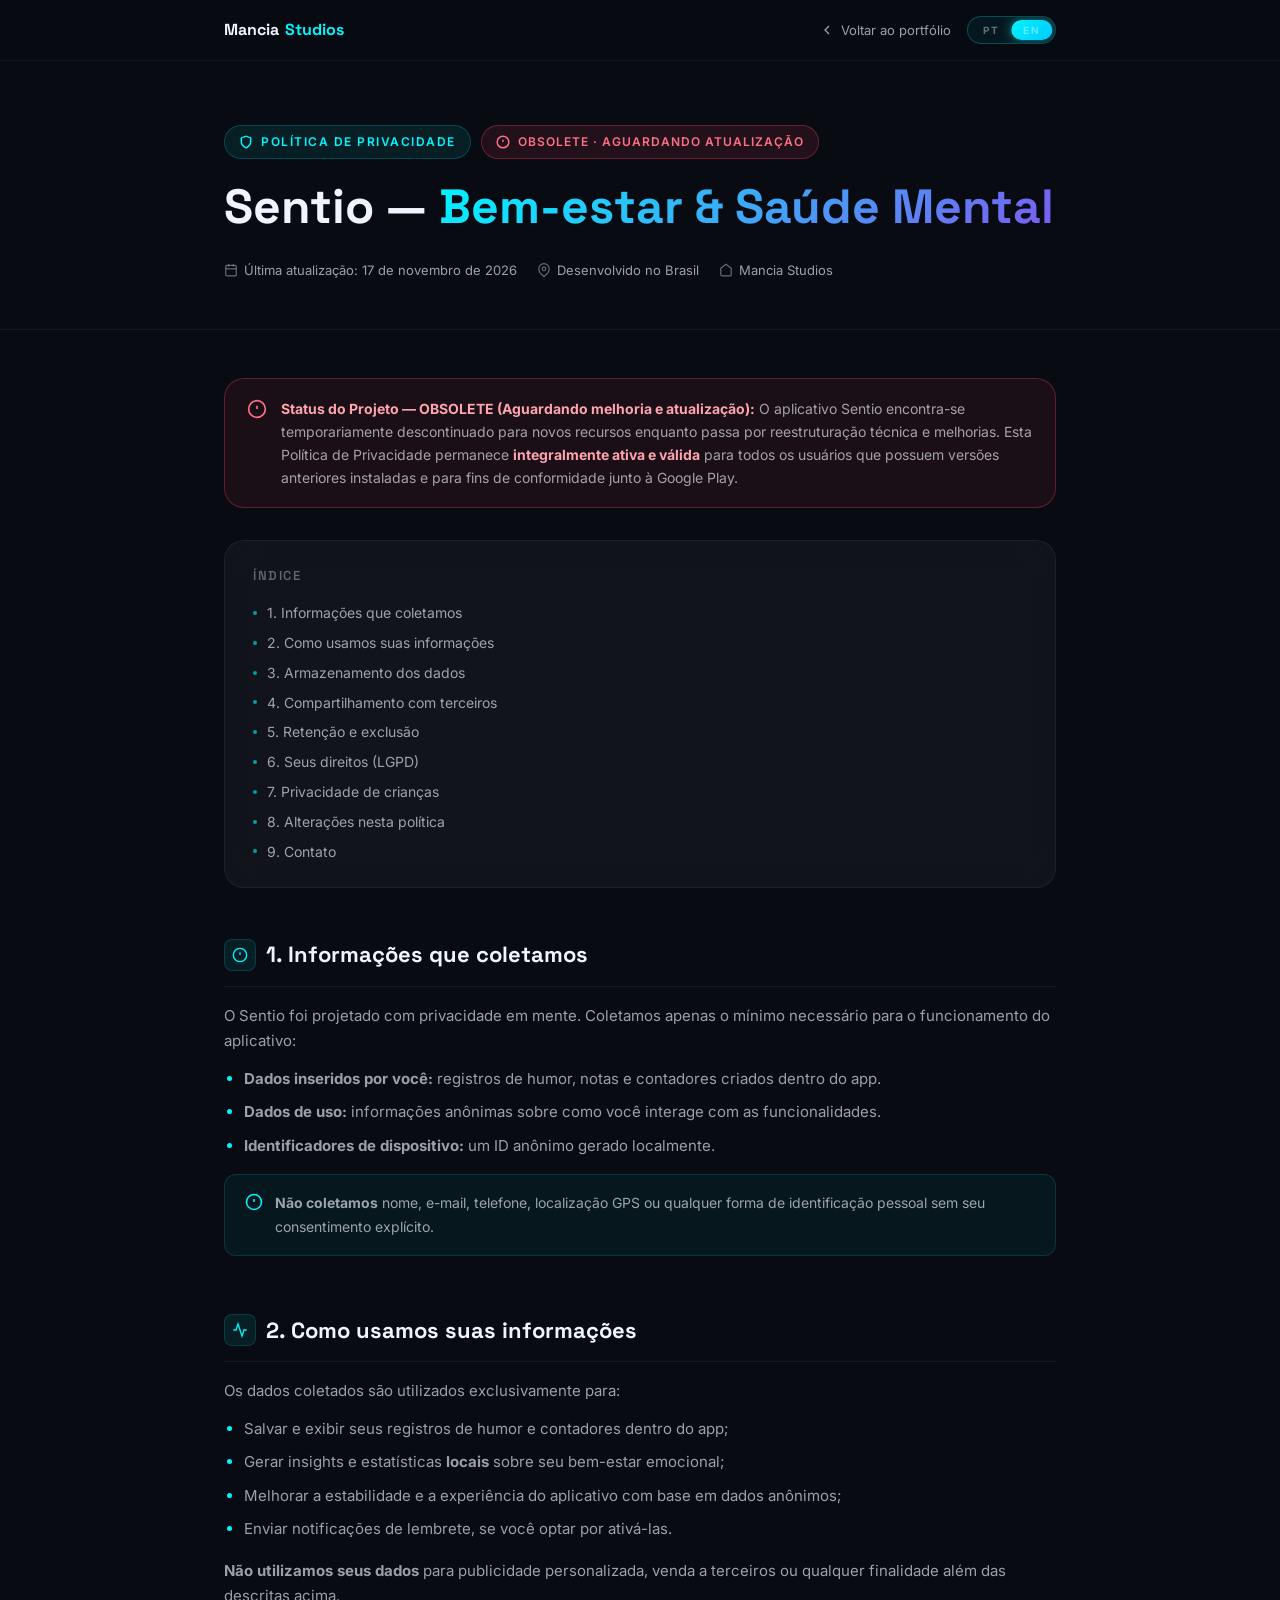
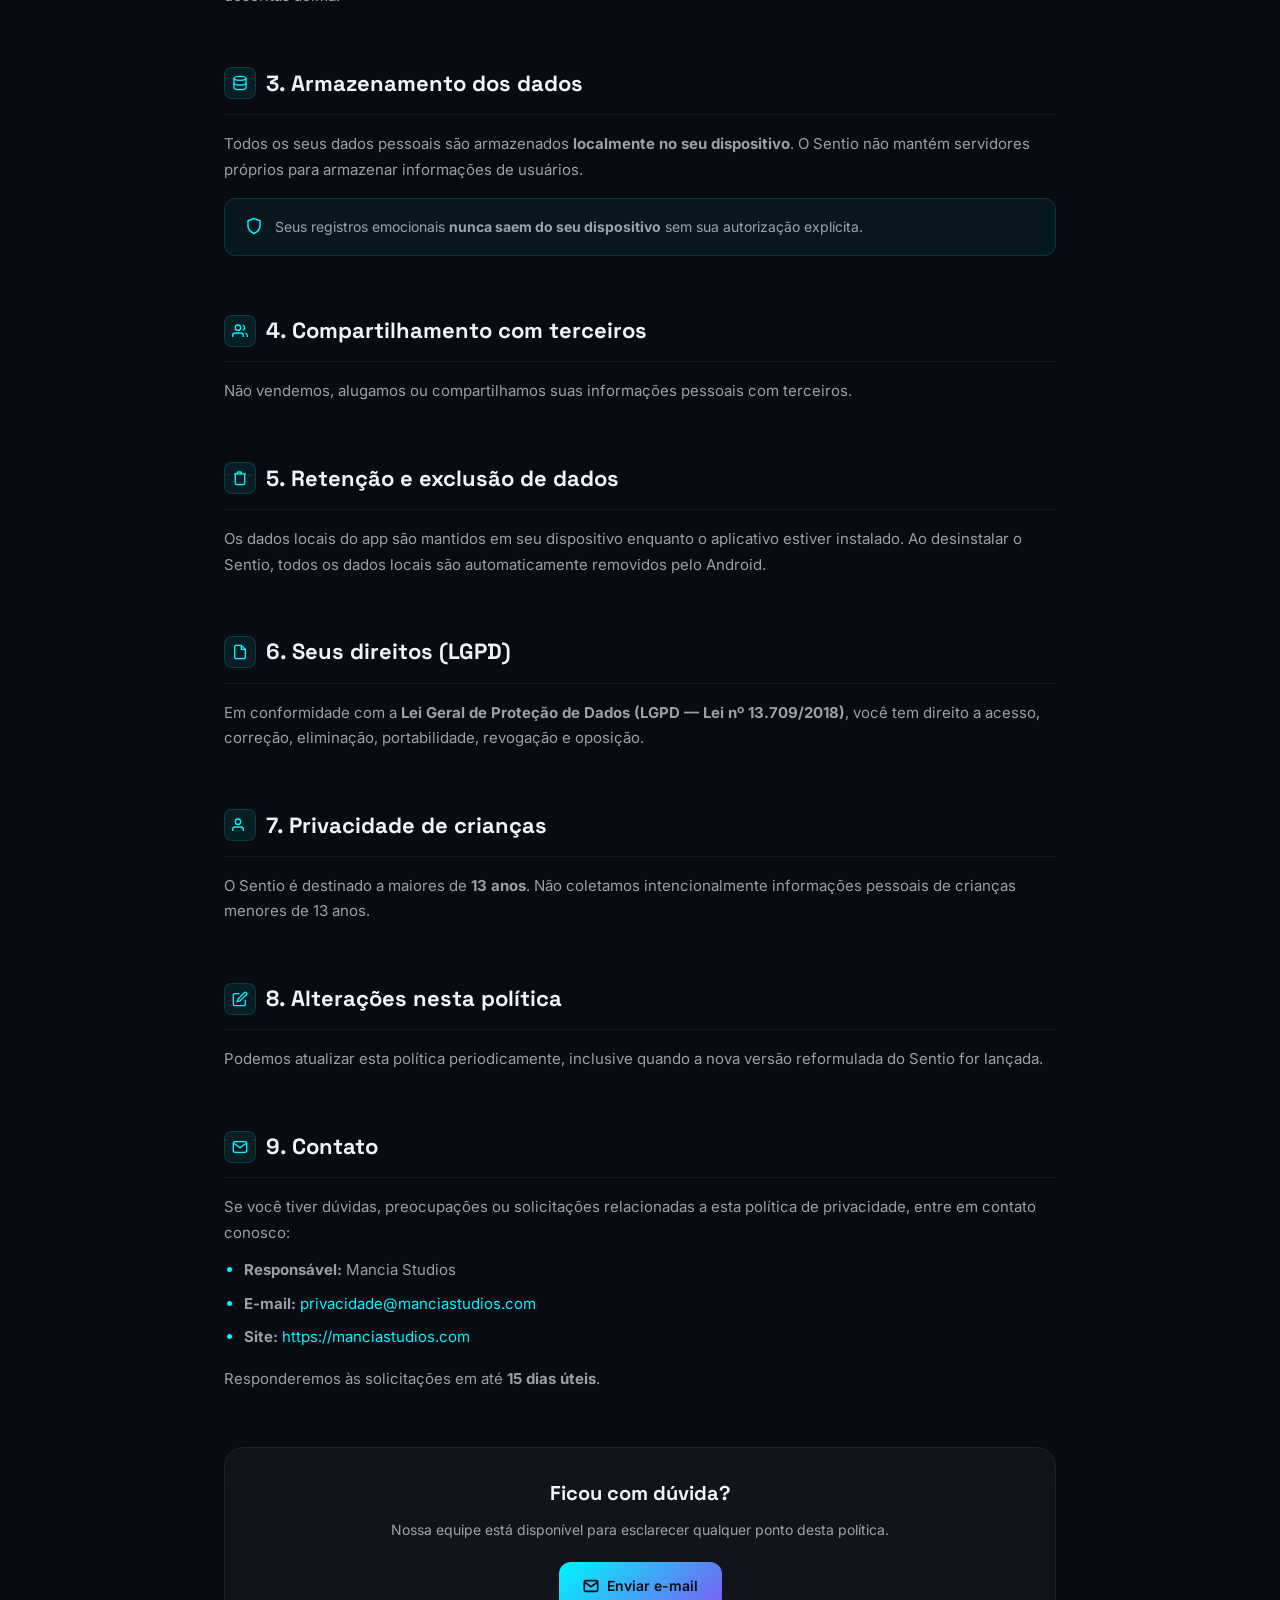
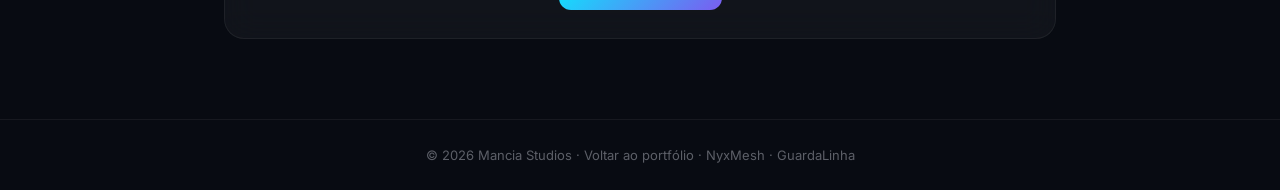
<file: policies/sentio/index.html>
<!DOCTYPE html>
<html lang="pt-BR" data-i18n-page="sentio">
<head>
  <meta charset="UTF-8" />
  <meta name="viewport" content="width=device-width, initial-scale=1.0" />
  <title>Política de Privacidade — Sentio (Obsoleto) | Mancia Studios</title>
  <meta name="description" content="Política de privacidade do aplicativo Sentio (status: obsoleto, aguardando atualização) pela Mancia Studios." />
  <meta name="robots" content="index, follow" />
  <meta name="theme-color" content="#080B12" />
  <link rel="canonical" href="https://manciastudios.com/policies/sentio/" />
  <link rel="icon" type="image/svg+xml" href="data:image/svg+xml,<svg xmlns='http://www.w3.org/2000/svg' viewBox='0 0 100 100'><text y='.9em' font-size='90'>💜</text></svg>" />
  <link rel="stylesheet" href="../../assets/css/global.css?v=3.2.0" />
  <link rel="stylesheet" href="../../assets/css/policy.css?v=3.2.0" />
</head>
<body>

  <nav class="policy-nav" aria-label="Navegação">
    <div class="container">
      <a href="../../" class="nav-logo" aria-label="Ir para Mancia Studios">
        Mancia<span>Studios</span>
      </a>
      <div style="display:flex;align-items:center;gap:16px;">
        <a href="../../" class="nav-back" id="nav-back-btn">
          <svg viewBox="0 0 24 24" fill="none" stroke="currentColor" stroke-width="2" width="16" height="16"><polyline points="15 18 9 12 15 6"/></svg>
          <span data-i18n="nav.back">Voltar ao portfólio</span>
        </a>
        <div class="lang-switch" id="lang-switch" role="switch" aria-checked="false" onclick="toggleLang()" data-lang="pt" tabindex="0" aria-label="Idioma: Português — clique para English">
          <span class="lang-opt">PT</span>
          <span class="lang-opt">EN</span>
          <div class="lang-pill"></div>
        </div>
      </div>
    </div>
  </nav>

  <header class="policy-hero">
    <div class="container">
      <div class="hero-tags">
        <div class="app-tag" aria-label="Aplicativo: Sentio">
          <svg viewBox="0 0 24 24" fill="none" stroke="currentColor" stroke-width="2.5"><path d="M12 22s8-4 8-10V5l-8-3-8 3v7c0 6 8 10 8 10z"/></svg>
          <span data-i18n="policy.label">Política de Privacidade</span>
        </div>
        <div class="app-tag app-tag-obsolete">
          <svg viewBox="0 0 24 24" fill="none" stroke="currentColor" stroke-width="2.5"><circle cx="12" cy="12" r="10"/><line x1="12" y1="8" x2="12" y2="12"/><line x1="12" y1="16" x2="12.01" y2="16"/></svg>
          <span data-i18n="sentio.policy.obsolete.tag">OBSOLETE · Aguardando atualização</span>
        </div>
      </div>
      <h1>
        Sentio —
        <span data-i18n="sentio.policy.subtitle">Bem-estar &amp; Saúde Mental</span>
      </h1>
      <div class="policy-meta" role="list">
        <div class="policy-meta-item" role="listitem">
          <svg viewBox="0 0 24 24" fill="none" stroke="currentColor" stroke-width="2"><rect x="3" y="4" width="18" height="18" rx="2" ry="2"/><line x1="16" y1="2" x2="16" y2="6"/><line x1="8" y1="2" x2="8" y2="6"/><line x1="3" y1="10" x2="21" y2="10"/></svg>
          <span data-i18n="policy.updated.2026">Última atualização: 17 de novembro de 2026</span>
        </div>
        <div class="policy-meta-item" role="listitem">
          <svg viewBox="0 0 24 24" fill="none" stroke="currentColor" stroke-width="2"><path d="M21 10c0 7-9 13-9 13s-9-6-9-13a9 9 0 0 1 18 0z"/><circle cx="12" cy="10" r="3"/></svg>
          <span data-i18n="policy.country">Desenvolvido no Brasil</span>
        </div>
        <div class="policy-meta-item" role="listitem">
          <svg viewBox="0 0 24 24" fill="none" stroke="currentColor" stroke-width="2"><path d="M3 9l9-7 9 7v11a2 2 0 0 1-2 2H5a2 2 0 0 1-2-2z"/></svg>
          <span>Mancia Studios</span>
        </div>
      </div>
    </div>
  </header>

  <main class="policy-body">

    <div class="obsolete-banner" role="status">
      <svg viewBox="0 0 24 24" fill="none" stroke="currentColor" stroke-width="2"><circle cx="12" cy="12" r="10"/><line x1="12" y1="8" x2="12" y2="12"/><line x1="12" y1="16" x2="12.01" y2="16"/></svg>
      <div data-i18n-html="sentio.obsolete.notice">
        <span><strong>Status do Projeto — OBSOLETE (Aguardando melhoria e atualização):</strong> O aplicativo Sentio encontra-se temporariamente descontinuado para novos recursos enquanto passa por reestruturação técnica e melhorias. Esta Política de Privacidade permanece <strong>integralmente ativa e válida</strong> para todos os usuários que possuem versões anteriores instaladas e para fins de conformidade junto à Google Play.</span>
      </div>
    </div>

    <nav class="toc" aria-label="Índice da política">
      <div class="toc-title" data-i18n="policy.toc.title">Índice</div>
      <ol class="toc-list" role="list">
        <li><a href="#coleta"        data-i18n="sentio.toc.1">1. Informações que coletamos</a></li>
        <li><a href="#uso"           data-i18n="sentio.toc.2">2. Como usamos suas informações</a></li>
        <li><a href="#armazenamento" data-i18n="sentio.toc.3">3. Armazenamento dos dados</a></li>
        <li><a href="#terceiros"     data-i18n="sentio.toc.4">4. Compartilhamento com terceiros</a></li>
        <li><a href="#retencao"      data-i18n="sentio.toc.5">5. Retenção e exclusão</a></li>
        <li><a href="#direitos"      data-i18n="sentio.toc.6">6. Seus direitos (LGPD)</a></li>
        <li><a href="#criancas"      data-i18n="sentio.toc.7">7. Privacidade de crianças</a></li>
        <li><a href="#alteracoes"    data-i18n="sentio.toc.8">8. Alterações nesta política</a></li>
        <li><a href="#contato"       data-i18n="sentio.toc.9">9. Contato</a></li>
      </ol>
    </nav>

    <div class="policy-section" id="coleta">
      <h2>
        <span class="icon" aria-hidden="true">
          <svg viewBox="0 0 24 24" fill="none" stroke="currentColor" stroke-width="2"><circle cx="12" cy="12" r="10"/><path d="M12 8v4M12 16h.01"/></svg>
        </span>
        <span data-i18n="sentio.s1.title">1. Informações que coletamos</span>
      </h2>
      <div data-i18n-html="sentio.s1.body">
        <p>O Sentio foi projetado com privacidade em mente. Coletamos apenas o mínimo necessário para o funcionamento do aplicativo:</p>
        <ul>
          <li><strong>Dados inseridos por você:</strong> registros de humor, notas e contadores criados dentro do app.</li>
          <li><strong>Dados de uso:</strong> informações anônimas sobre como você interage com as funcionalidades.</li>
          <li><strong>Identificadores de dispositivo:</strong> um ID anônimo gerado localmente.</li>
        </ul>
        <div class="info-box" role="note"><svg viewBox="0 0 24 24" fill="none" stroke="currentColor" stroke-width="2"><circle cx="12" cy="12" r="10"/><path d="M12 8v4M12 16h.01"/></svg><span><strong>Não coletamos</strong> nome, e-mail, telefone, localização GPS ou qualquer forma de identificação pessoal sem seu consentimento explícito.</span></div>
      </div>
    </div>

    <div class="policy-section" id="uso">
      <h2>
        <span class="icon" aria-hidden="true">
          <svg viewBox="0 0 24 24" fill="none" stroke="currentColor" stroke-width="2"><polyline points="22 12 18 12 15 21 9 3 6 12 2 12"/></svg>
        </span>
        <span data-i18n="sentio.s2.title">2. Como usamos suas informações</span>
      </h2>
      <div data-i18n-html="sentio.s2.body">
        <p>Os dados coletados são utilizados exclusivamente para:</p>
        <ul>
          <li>Salvar e exibir seus registros de humor e contadores dentro do app;</li>
          <li>Gerar insights e estatísticas <strong>locais</strong> sobre seu bem-estar emocional;</li>
          <li>Melhorar a estabilidade e a experiência do aplicativo com base em dados anônimos;</li>
          <li>Enviar notificações de lembrete, se você optar por ativá-las.</li>
        </ul>
        <p><strong>Não utilizamos seus dados</strong> para publicidade personalizada, venda a terceiros ou qualquer finalidade além das descritas acima.</p>
      </div>
    </div>

    <div class="policy-section" id="armazenamento">
      <h2>
        <span class="icon" aria-hidden="true">
          <svg viewBox="0 0 24 24" fill="none" stroke="currentColor" stroke-width="2"><ellipse cx="12" cy="5" rx="9" ry="3"/><path d="M21 12c0 1.66-4 3-9 3s-9-1.34-9-3"/><path d="M3 5v14c0 1.66 4 3 9 3s9-1.34 9-3V5"/></svg>
        </span>
        <span data-i18n="sentio.s3.title">3. Armazenamento dos dados</span>
      </h2>
      <div data-i18n-html="sentio.s3.body">
        <p>Todos os seus dados pessoais são armazenados <strong>localmente no seu dispositivo</strong>. O Sentio não mantém servidores próprios para armazenar informações de usuários.</p>
        <div class="info-box" role="note"><svg viewBox="0 0 24 24" fill="none" stroke="currentColor" stroke-width="2"><path d="M12 22s8-4 8-10V5l-8-3-8 3v7c0 6 8 10 8 10z"/></svg><span>Seus registros emocionais <strong>nunca saem do seu dispositivo</strong> sem sua autorização explícita.</span></div>
      </div>
    </div>

    <div class="policy-section" id="terceiros">
      <h2>
        <span class="icon" aria-hidden="true">
          <svg viewBox="0 0 24 24" fill="none" stroke="currentColor" stroke-width="2"><path d="M17 21v-2a4 4 0 0 0-4-4H5a4 4 0 0 0-4 4v2"/><circle cx="9" cy="7" r="4"/><path d="M23 21v-2a4 4 0 0 0-3-3.87"/><path d="M16 3.13a4 4 0 0 1 0 7.75"/></svg>
        </span>
        <span data-i18n="sentio.s4.title">4. Compartilhamento com terceiros</span>
      </h2>
      <div data-i18n-html="sentio.s4.body">
        <p>Não vendemos, alugamos ou compartilhamos suas informações pessoais com terceiros.</p>
      </div>
    </div>

    <div class="policy-section" id="retencao">
      <h2>
        <span class="icon" aria-hidden="true">
          <svg viewBox="0 0 24 24" fill="none" stroke="currentColor" stroke-width="2"><polyline points="3 6 5 6 21 6"/><path d="M19 6v14a2 2 0 0 1-2 2H7a2 2 0 0 1-2-2V6m3 0V4a1 1 0 0 1 1-1h4a1 1 0 0 1 1 1v2"/></svg>
        </span>
        <span data-i18n="sentio.s5.title">5. Retenção e exclusão de dados</span>
      </h2>
      <div data-i18n-html="sentio.s5.body">
        <p>Os dados locais do app são mantidos em seu dispositivo enquanto o aplicativo estiver instalado. Ao desinstalar o Sentio, todos os dados locais são automaticamente removidos pelo Android.</p>
      </div>
    </div>

    <div class="policy-section" id="direitos">
      <h2>
        <span class="icon" aria-hidden="true">
          <svg viewBox="0 0 24 24" fill="none" stroke="currentColor" stroke-width="2"><path d="M14 2H6a2 2 0 0 0-2 2v16a2 2 0 0 0 2 2h12a2 2 0 0 0 2-2V8z"/><polyline points="14 2 14 8 20 8"/></svg>
        </span>
        <span data-i18n="sentio.s6.title">6. Seus direitos (LGPD)</span>
      </h2>
      <div data-i18n-html="sentio.s6.body">
        <p>Em conformidade com a <strong>Lei Geral de Proteção de Dados (LGPD — Lei nº 13.709/2018)</strong>, você tem direito a acesso, correção, eliminação, portabilidade, revogação e oposição.</p>
      </div>
    </div>

    <div class="policy-section" id="criancas">
      <h2>
        <span class="icon" aria-hidden="true">
          <svg viewBox="0 0 24 24" fill="none" stroke="currentColor" stroke-width="2"><path d="M17 21v-2a4 4 0 0 0-4-4H5a4 4 0 0 0-4 4v2"/><circle cx="9" cy="7" r="4"/></svg>
        </span>
        <span data-i18n="sentio.s7.title">7. Privacidade de crianças</span>
      </h2>
      <div data-i18n-html="sentio.s7.body">
        <p>O Sentio é destinado a maiores de <strong>13 anos</strong>. Não coletamos intencionalmente informações pessoais de crianças menores de 13 anos.</p>
      </div>
    </div>

    <div class="policy-section" id="alteracoes">
      <h2>
        <span class="icon" aria-hidden="true">
          <svg viewBox="0 0 24 24" fill="none" stroke="currentColor" stroke-width="2"><path d="M11 4H4a2 2 0 0 0-2 2v14a2 2 0 0 0 2 2h14a2 2 0 0 0 2-2v-7"/><path d="M18.5 2.5a2.121 2.121 0 0 1 3 3L12 15l-4 1 1-4 9.5-9.5z"/></svg>
        </span>
        <span data-i18n="sentio.s8.title">8. Alterações nesta política</span>
      </h2>
      <div data-i18n-html="sentio.s8.body">
        <p>Podemos atualizar esta política periodicamente, inclusive quando a nova versão reformulada do Sentio for lançada.</p>
      </div>
    </div>

    <div class="policy-section" id="contato">
      <h2>
        <span class="icon" aria-hidden="true">
          <svg viewBox="0 0 24 24" fill="none" stroke="currentColor" stroke-width="2"><path d="M4 4h16c1.1 0 2 .9 2 2v12c0 1.1-.9 2-2 2H4c-1.1 0-2-.9-2-2V6c0-1.1.9-2 2-2z"/><polyline points="22,6 12,13 2,6"/></svg>
        </span>
        <span data-i18n="sentio.s9.title">9. Contato</span>
      </h2>
      <div data-i18n-html="sentio.s9.body">
        <p>Se você tiver dúvidas, preocupações ou solicitações relacionadas a esta política de privacidade, entre em contato conosco:</p>
        <ul>
          <li><strong>Responsável:</strong> Mancia Studios</li>
          <li><strong>E-mail:</strong> <a href="mailto:privacidade@manciastudios.com">privacidade@manciastudios.com</a></li>
          <li><strong>Site:</strong> <a href="https://manciastudios.com">https://manciastudios.com</a></li>
        </ul>
        <p>Responderemos às solicitações em até <strong>15 dias úteis</strong>.</p>
      </div>
    </div>

    <div class="contact-box" role="complementary">
      <h3 data-i18n="sentio.contact.title">Ficou com dúvida?</h3>
      <p data-i18n="sentio.contact.subtitle">Nossa equipe está disponível para esclarecer qualquer ponto desta política.</p>
      <a href="mailto:privacidade@manciastudios.com" id="contact-policy-sentio">
        <svg width="16" height="16" viewBox="0 0 24 24" fill="none" stroke="currentColor" stroke-width="2.5"><path d="M4 4h16c1.1 0 2 .9 2 2v12c0 1.1-.9 2-2 2H4c-1.1 0-2-.9-2-2V6c0-1.1.9-2 2-2z"/><polyline points="22,6 12,13 2,6"/></svg>
        <span data-i18n="sentio.contact.btn">Enviar e-mail</span>
      </a>
    </div>

  </main>

  <footer class="policy-footer" role="contentinfo">
    <p data-i18n-html="sentio.footer">© <span id="footer-year" class="js-current-year">2026</span> Mancia Studios · <a href="../../">Voltar ao portfólio</a> · <a href="../nyxmesh/">NyxMesh</a> · <a href="../guardalinha/">GuardaLinha</a></p>
  </footer>

  <script src="../../assets/js/translations.js?v=3.2.0"></script>
  <script src="../../assets/js/i18n.js?v=3.2.0"></script>
</body>
</html>
</file>
<file: assets/css/global.css>
@import url('https://fonts.googleapis.com/css2?family=Inter:wght@300;400;500;600;700&family=Space+Grotesk:wght@400;500;600;700&display=swap');

:root {
  --bg-base: #080B12;
  --bg-surface: rgba(255, 255, 255, 0.04);
  --bg-surface-hover: rgba(255, 255, 255, 0.07);
  --border: rgba(255, 255, 255, 0.06);
  --border-accent: rgba(0, 245, 255, 0.3);

  --accent-cyan: #00F5FF;
  --accent-purple: #7B5CF0;
  --accent-green: #00FF94;
  --accent-amber: #FBBF24;
  --accent-orange: #FF6B35;
  --accent-rose: #FB7185;

  --text-primary: #F0F4FF;
  --text-secondary: rgba(240, 244, 255, 0.62);
  --text-muted: rgba(240, 244, 255, 0.36);

  --font-display: 'Space Grotesk', sans-serif;
  --font-body: 'Inter', sans-serif;

  --radius-sm: 8px;
  --radius-md: 12px;
  --radius-lg: 20px;
  --radius-xl: 28px;

  --blur-glass: blur(16px);
  --blur-heavy: blur(40px);

  --shadow-glow-cyan: 0 0 24px rgba(0, 245, 255, 0.15);
  --shadow-glow-purple: 0 0 24px rgba(123, 92, 240, 0.2);
  --shadow-card: 0 8px 32px rgba(0, 0, 0, 0.4);

  --transition-fast: 150ms cubic-bezier(0.4, 0, 0.2, 1);
  --transition-smooth: 300ms cubic-bezier(0.4, 0, 0.2, 1);
  --transition-spring: 400ms cubic-bezier(0.34, 1.56, 0.64, 1);
}

*, *::before, *::after {
  box-sizing: border-box;
  margin: 0;
  padding: 0;
}

html {
  scroll-behavior: smooth;
  -webkit-font-smoothing: antialiased;
  -moz-osx-font-smoothing: grayscale;
}

body {
  background-color: var(--bg-base);
  color: var(--text-primary);
  font-family: var(--font-body);
  font-size: 16px;
  line-height: 1.6;
  overflow-x: hidden;
}

::selection {
  background: rgba(0, 245, 255, 0.2);
  color: var(--accent-cyan);
}

a {
  color: var(--accent-cyan);
  text-decoration: none;
  transition: color var(--transition-fast);
}

a:hover {
  color: #fff;
}

a:focus-visible,
button:focus-visible {
  outline: 2px solid var(--accent-cyan);
  outline-offset: 2px;
}

img {
  display: block;
  max-width: 100%;
}

.glass {
  background: var(--bg-surface);
  backdrop-filter: var(--blur-glass);
  -webkit-backdrop-filter: var(--blur-glass);
  border: 1px solid var(--border);
  border-radius: var(--radius-lg);
}

.glass:hover {
  background: var(--bg-surface-hover);
  border-color: rgba(255, 255, 255, 0.1);
}

.neon-text {
  color: var(--accent-cyan);
  text-shadow: 0 0 20px rgba(0, 245, 255, 0.5);
}

.badge {
  display: inline-flex;
  align-items: center;
  gap: 6px;
  padding: 4px 12px;
  border-radius: 100px;
  font-size: 11px;
  font-weight: 600;
  letter-spacing: 0.6px;
  text-transform: uppercase;
}

.badge-cyan {
  background: rgba(0, 245, 255, 0.1);
  border: 1px solid rgba(0, 245, 255, 0.25);
  color: var(--accent-cyan);
}

.badge-purple {
  background: rgba(123, 92, 240, 0.1);
  border: 1px solid rgba(123, 92, 240, 0.25);
  color: var(--accent-purple);
}

.badge-green {
  background: rgba(0, 255, 148, 0.1);
  border: 1px solid rgba(0, 255, 148, 0.25);
  color: var(--accent-green);
}

.badge-awaiting {
  background: rgba(251, 191, 36, 0.12);
  border: 1px solid rgba(251, 191, 36, 0.34);
  color: #FCD34D;
}

.badge-obsolete {
  background: rgba(244, 63, 94, 0.11);
  border: 1px solid rgba(244, 63, 94, 0.32);
  color: var(--accent-rose);
}

.container {
  width: 100%;
  max-width: 1200px;
  margin: 0 auto;
  padding: 0 24px;
}

.section {
  padding: 96px 0;
  scroll-margin-top: 72px;
}

.section-label {
  display: inline-flex;
  align-items: center;
  gap: 8px;
  font-size: 12px;
  font-weight: 600;
  letter-spacing: 2px;
  text-transform: uppercase;
  color: var(--accent-cyan);
  margin-bottom: 16px;
}

.section-label::before {
  content: '';
  display: block;
  width: 24px;
  height: 1px;
  background: var(--accent-cyan);
}

.section-title {
  font-family: var(--font-display);
  font-size: clamp(28px, 4vw, 44px);
  font-weight: 700;
  color: var(--text-primary);
  line-height: 1.2;
  margin-bottom: 16px;
}

.section-subtitle {
  font-size: 17px;
  color: var(--text-secondary);
  max-width: 620px;
  line-height: 1.7;
}

.btn {
  display: inline-flex;
  align-items: center;
  gap: 8px;
  padding: 12px 24px;
  border-radius: var(--radius-md);
  font-family: var(--font-body);
  font-size: 14px;
  font-weight: 600;
  cursor: pointer;
  border: none;
  transition: all var(--transition-smooth);
  white-space: nowrap;
}

.btn-primary {
  background: linear-gradient(135deg, var(--accent-cyan), var(--accent-purple));
  color: #080B12;
  box-shadow: 0 4px 20px rgba(0, 245, 255, 0.25);
}

.btn-primary:hover {
  transform: translateY(-2px);
  box-shadow: 0 8px 32px rgba(0, 245, 255, 0.4);
  color: #080B12;
}

.btn-outline {
  background: transparent;
  border: 1px solid var(--border-accent);
  color: var(--accent-cyan);
}

.btn-outline:hover {
  background: rgba(0, 245, 255, 0.08);
  color: var(--accent-cyan);
  transform: translateY(-2px);
}

.divider {
  width: 100%;
  height: 1px;
  background: linear-gradient(90deg, transparent, var(--border), transparent);
}

.empty-showcase {
  border-radius: var(--radius-xl);
  padding: 48px 32px;
  text-align: center;
  border: 1px dashed rgba(0, 245, 255, 0.22);
  background: linear-gradient(180deg, rgba(0, 245, 255, 0.03), rgba(123, 92, 240, 0.03));
  max-width: 760px;
}

.empty-showcase-icon {
  width: 56px;
  height: 56px;
  margin: 0 auto 18px;
  border-radius: 16px;
  background: rgba(0, 245, 255, 0.08);
  border: 1px solid rgba(0, 245, 255, 0.2);
  display: flex;
  align-items: center;
  justify-content: center;
  font-size: 26px;
}

.empty-showcase-title {
  font-family: var(--font-display);
  font-size: 21px;
  font-weight: 700;
  color: var(--text-primary);
  margin: 12px 0 10px;
}

.empty-showcase-desc {
  font-size: 14px;
  color: var(--text-secondary);
  max-width: 540px;
  margin: 0 auto 24px;
  line-height: 1.65;
}

@media (max-width: 768px) {
  .section {
    padding: 64px 0;
  }

  .container {
    padding: 0 16px;
  }

  .empty-showcase {
    padding: 36px 20px;
  }
}

.lang-switch {
  position: relative;
  display: inline-flex;
  align-items: center;
  background: rgba(0, 245, 255, 0.06);
  border: 1px solid rgba(0, 245, 255, 0.25);
  border-radius: 100px;
  padding: 3px;
  cursor: pointer;
  user-select: none;
  overflow: hidden;
  transition: border-color 220ms ease, box-shadow 220ms ease;
  outline: none;
  flex-shrink: 0;
}

.lang-switch:hover {
  border-color: rgba(0, 245, 255, 0.5);
  box-shadow: 0 0 18px rgba(0, 245, 255, 0.14);
}

.lang-switch:focus-visible {
  border-color: #00F5FF;
  box-shadow: 0 0 0 2px rgba(0, 245, 255, 0.28);
}

.lang-opt {
  position: relative;
  z-index: 2;
  padding: 5px 12px;
  font-size: 10px;
  font-weight: 700;
  letter-spacing: 1.4px;
  color: rgba(240, 244, 255, 0.4);
  transition: color 240ms ease;
  font-family: var(--font-body);
  line-height: 1;
  white-space: nowrap;
}

.lang-pill {
  position: absolute;
  top: 3px;
  left: 3px;
  height: calc(100% - 6px);
  width: calc(50% - 3px);
  background: linear-gradient(135deg, #00F5FF, #00c8ff);
  border-radius: 100px;
  transition: transform 300ms cubic-bezier(0.34, 1.56, 0.64, 1);
  box-shadow: 0 0 12px rgba(0, 245, 255, 0.5);
  z-index: 1;
}

.lang-switch[data-lang="pt"] .lang-opt:first-child {
  color: #080B12;
}

.lang-switch[data-lang="en"] .lang-opt:last-child {
  color: #080B12;
}

.lang-switch[data-lang="en"] .lang-pill {
  transform: translateX(100%);
}

@media (prefers-reduced-motion: reduce) {
  html {
    scroll-behavior: auto;
  }
  *, *::before, *::after {
    animation-duration: 0.01ms !important;
    animation-iteration-count: 1 !important;
    transition-duration: 0.01ms !important;
  }
}
</file>
<file: assets/css/policy.css>
@import url('https://fonts.googleapis.com/css2?family=Inter:wght@300;400;500;600;700&family=Space+Grotesk:wght@400;500;600;700&display=swap');

:root {
  --bg-base: #080B12;
  --bg-surface: rgba(255, 255, 255, 0.04);
  --border: rgba(255, 255, 255, 0.06);
  --accent-cyan: #00F5FF;
  --accent-purple: #7B5CF0;
  --accent-rose: #FB7185;
  --text-primary: #F0F4FF;
  --text-secondary: rgba(240, 244, 255, 0.64);
  --text-muted: rgba(240, 244, 255, 0.36);
  --font-display: 'Space Grotesk', sans-serif;
  --font-body: 'Inter', sans-serif;
  --radius-md: 12px;
  --radius-lg: 20px;
  --blur-glass: blur(16px);
  --transition-smooth: 300ms cubic-bezier(0.4, 0, 0.2, 1);
}

*, *::before, *::after { box-sizing: border-box; margin: 0; padding: 0; }

html { scroll-behavior: smooth; -webkit-font-smoothing: antialiased; }

body {
  background-color: var(--bg-base);
  color: var(--text-primary);
  font-family: var(--font-body);
  font-size: 16px;
  line-height: 1.7;
  min-height: 100vh;
}

::selection {
  background: rgba(0, 245, 255, 0.2);
  color: var(--accent-cyan);
}

a {
  color: var(--accent-cyan);
  text-decoration: none;
  transition: color var(--transition-smooth);
}

a:hover { color: #fff; }

.policy-nav {
  position: sticky;
  top: 0;
  z-index: 100;
  background: rgba(8, 11, 18, 0.88);
  backdrop-filter: blur(20px);
  -webkit-backdrop-filter: blur(20px);
  border-bottom: 1px solid var(--border);
  padding: 16px 0;
}

.policy-nav .container {
  max-width: 880px;
  margin: 0 auto;
  padding: 0 24px;
  display: flex;
  align-items: center;
  justify-content: space-between;
  gap: 16px;
}

.nav-logo {
  font-family: var(--font-display);
  font-size: 16px;
  font-weight: 700;
  color: var(--text-primary);
  display: flex;
  align-items: center;
  gap: 6px;
}

.nav-logo span {
  color: var(--accent-cyan);
}

.nav-back {
  display: inline-flex;
  align-items: center;
  gap: 6px;
  font-size: 13px;
  color: var(--text-secondary);
  transition: color var(--transition-smooth);
}

.nav-back:hover {
  color: var(--accent-cyan);
}

.policy-hero {
  padding: 64px 0 48px;
  border-bottom: 1px solid var(--border);
  margin-bottom: 48px;
}

.policy-hero .container {
  max-width: 880px;
  margin: 0 auto;
  padding: 0 24px;
}

.hero-tags {
  display: flex;
  flex-wrap: wrap;
  align-items: center;
  gap: 10px;
  margin-bottom: 20px;
}

.app-tag {
  display: inline-flex;
  align-items: center;
  gap: 8px;
  padding: 6px 14px;
  border-radius: 100px;
  background: rgba(0, 245, 255, 0.08);
  border: 1px solid rgba(0, 245, 255, 0.2);
  font-size: 12px;
  font-weight: 600;
  letter-spacing: 1.5px;
  text-transform: uppercase;
  color: var(--accent-cyan);
}

.app-tag svg {
  width: 14px;
  height: 14px;
}

.app-tag-obsolete {
  background: rgba(244, 63, 94, 0.11);
  border: 1px solid rgba(244, 63, 94, 0.34);
  color: var(--accent-rose);
  letter-spacing: 1px;
}

.app-tag-discontinued {
  background: rgba(239, 68, 68, 0.14);
  border: 1px solid rgba(239, 68, 68, 0.45);
  color: #FCA5A5;
  letter-spacing: 1px;
}

.policy-hero h1 {
  font-family: var(--font-display);
  font-size: clamp(28px, 5vw, 48px);
  font-weight: 700;
  line-height: 1.15;
  color: var(--text-primary);
  margin-bottom: 16px;
}

.policy-hero h1 span {
  background: linear-gradient(135deg, var(--accent-cyan), var(--accent-purple));
  -webkit-background-clip: text;
  -webkit-text-fill-color: transparent;
  background-clip: text;
}

.policy-meta {
  display: flex;
  align-items: center;
  flex-wrap: wrap;
  gap: 20px;
  margin-top: 24px;
}

.policy-meta-item {
  display: flex;
  align-items: center;
  gap: 6px;
  font-size: 13px;
  color: var(--text-secondary);
}

.policy-meta-item svg {
  width: 14px;
  height: 14px;
  opacity: 0.65;
}

.policy-body {
  max-width: 880px;
  margin: 0 auto;
  padding: 0 24px 80px;
}

.obsolete-banner {
  background: rgba(244, 63, 94, 0.08);
  border: 1px solid rgba(244, 63, 94, 0.32);
  border-radius: var(--radius-lg);
  padding: 18px 22px;
  margin-bottom: 32px;
  display: flex;
  align-items: flex-start;
  gap: 14px;
  color: var(--text-secondary);
  font-size: 14px;
  line-height: 1.65;
}

.obsolete-banner svg {
  width: 20px;
  height: 20px;
  color: var(--accent-rose);
  flex-shrink: 0;
  margin-top: 2px;
}

.obsolete-banner strong {
  color: #FDA4AF;
}

.discontinued-banner {
  background: linear-gradient(135deg, rgba(239, 68, 68, 0.11), rgba(15, 23, 42, 0.65));
  border: 1px solid rgba(239, 68, 68, 0.44);
  border-radius: var(--radius-lg);
  padding: 20px 24px;
  margin-bottom: 32px;
  display: flex;
  align-items: flex-start;
  gap: 14px;
  color: var(--text-secondary);
  font-size: 14px;
  line-height: 1.7;
}

.discontinued-banner svg {
  width: 22px;
  height: 22px;
  color: #F87171;
  flex-shrink: 0;
  margin-top: 2px;
}

.discontinued-banner strong {
  color: #FCA5A5;
}

.toc {
  background: var(--bg-surface);
  backdrop-filter: var(--blur-glass);
  border: 1px solid var(--border);
  border-radius: var(--radius-lg);
  padding: 24px 28px;
  margin-bottom: 48px;
}

.toc-title {
  font-family: var(--font-display);
  font-size: 13px;
  font-weight: 600;
  letter-spacing: 1.5px;
  text-transform: uppercase;
  color: var(--text-muted);
  margin-bottom: 14px;
}

.toc-list {
  list-style: none;
  display: flex;
  flex-direction: column;
  gap: 6px;
}

.toc-list li {
  display: flex;
  align-items: center;
  gap: 10px;
}

.toc-list li::before {
  content: '';
  width: 4px;
  height: 4px;
  border-radius: 50%;
  background: var(--accent-cyan);
  flex-shrink: 0;
  opacity: 0.6;
}

.toc-list a {
  font-size: 14px;
  color: var(--text-secondary);
  transition: color var(--transition-smooth);
}

.toc-list a:hover {
  color: var(--accent-cyan);
}

.policy-section {
  margin-bottom: 56px;
  scroll-margin-top: 84px;
}

.policy-section h2 {
  font-family: var(--font-display);
  font-size: 22px;
  font-weight: 700;
  color: var(--text-primary);
  margin-bottom: 16px;
  padding-bottom: 12px;
  border-bottom: 1px solid var(--border);
  display: flex;
  align-items: center;
  gap: 10px;
}

.policy-section h2 .icon {
  width: 32px;
  height: 32px;
  border-radius: 8px;
  background: rgba(0, 245, 255, 0.08);
  border: 1px solid rgba(0, 245, 255, 0.15);
  display: flex;
  align-items: center;
  justify-content: center;
  flex-shrink: 0;
}

.policy-section h2 .icon svg {
  width: 16px;
  height: 16px;
  color: var(--accent-cyan);
}

.policy-section p {
  color: var(--text-secondary);
  margin-bottom: 12px;
  font-size: 15px;
}

.policy-section code {
  font-family: ui-monospace, SFMono-Regular, Menlo, Monaco, Consolas, monospace;
  font-size: 13px;
  background: rgba(0, 245, 255, 0.08);
  border: 1px solid rgba(0, 245, 255, 0.16);
  color: var(--accent-cyan);
  padding: 1px 6px;
  border-radius: 5px;
}

.policy-section ul, .policy-section ol {
  padding-left: 20px;
  color: var(--text-secondary);
  font-size: 15px;
  display: flex;
  flex-direction: column;
  gap: 8px;
  margin-bottom: 16px;
}

.policy-section li::marker {
  color: var(--accent-cyan);
}

.info-box {
  background: rgba(0, 245, 255, 0.05);
  border: 1px solid rgba(0, 245, 255, 0.15);
  border-radius: var(--radius-md);
  padding: 16px 20px;
  font-size: 14px;
  color: var(--text-secondary);
  margin-top: 16px;
  display: flex;
  gap: 12px;
  align-items: flex-start;
}

.info-box svg {
  width: 18px;
  height: 18px;
  color: var(--accent-cyan);
  flex-shrink: 0;
  margin-top: 2px;
}

.contact-box {
  background: var(--bg-surface);
  backdrop-filter: var(--blur-glass);
  border: 1px solid var(--border);
  border-radius: var(--radius-lg);
  padding: 28px;
  text-align: center;
  margin-top: 56px;
}

.contact-box h3 {
  font-family: var(--font-display);
  font-size: 20px;
  font-weight: 700;
  margin-bottom: 8px;
}

.contact-box p {
  color: var(--text-secondary);
  font-size: 14px;
  margin-bottom: 20px;
}

.contact-box a {
  display: inline-flex;
  align-items: center;
  gap: 8px;
  padding: 12px 24px;
  border-radius: var(--radius-md);
  background: linear-gradient(135deg, var(--accent-cyan), var(--accent-purple));
  color: #080B12;
  font-weight: 600;
  font-size: 14px;
  transition: all var(--transition-smooth);
}

.contact-box a:hover {
  transform: translateY(-2px);
  box-shadow: 0 8px 32px rgba(0, 245, 255, 0.3);
  color: #080B12;
}

.policy-footer {
  border-top: 1px solid var(--border);
  padding: 24px;
  text-align: center;
  color: var(--text-muted);
  font-size: 13px;
}

.policy-footer a {
  color: var(--text-muted);
}

.policy-footer a:hover {
  color: var(--accent-cyan);
}

@media (max-width: 640px) {
  .policy-hero { padding: 40px 0 32px; }
  .policy-meta { gap: 12px; }
  .toc { padding: 20px; }
  .contact-box { padding: 20px; }
  .nav-back span { display: none; }
}
</file>
